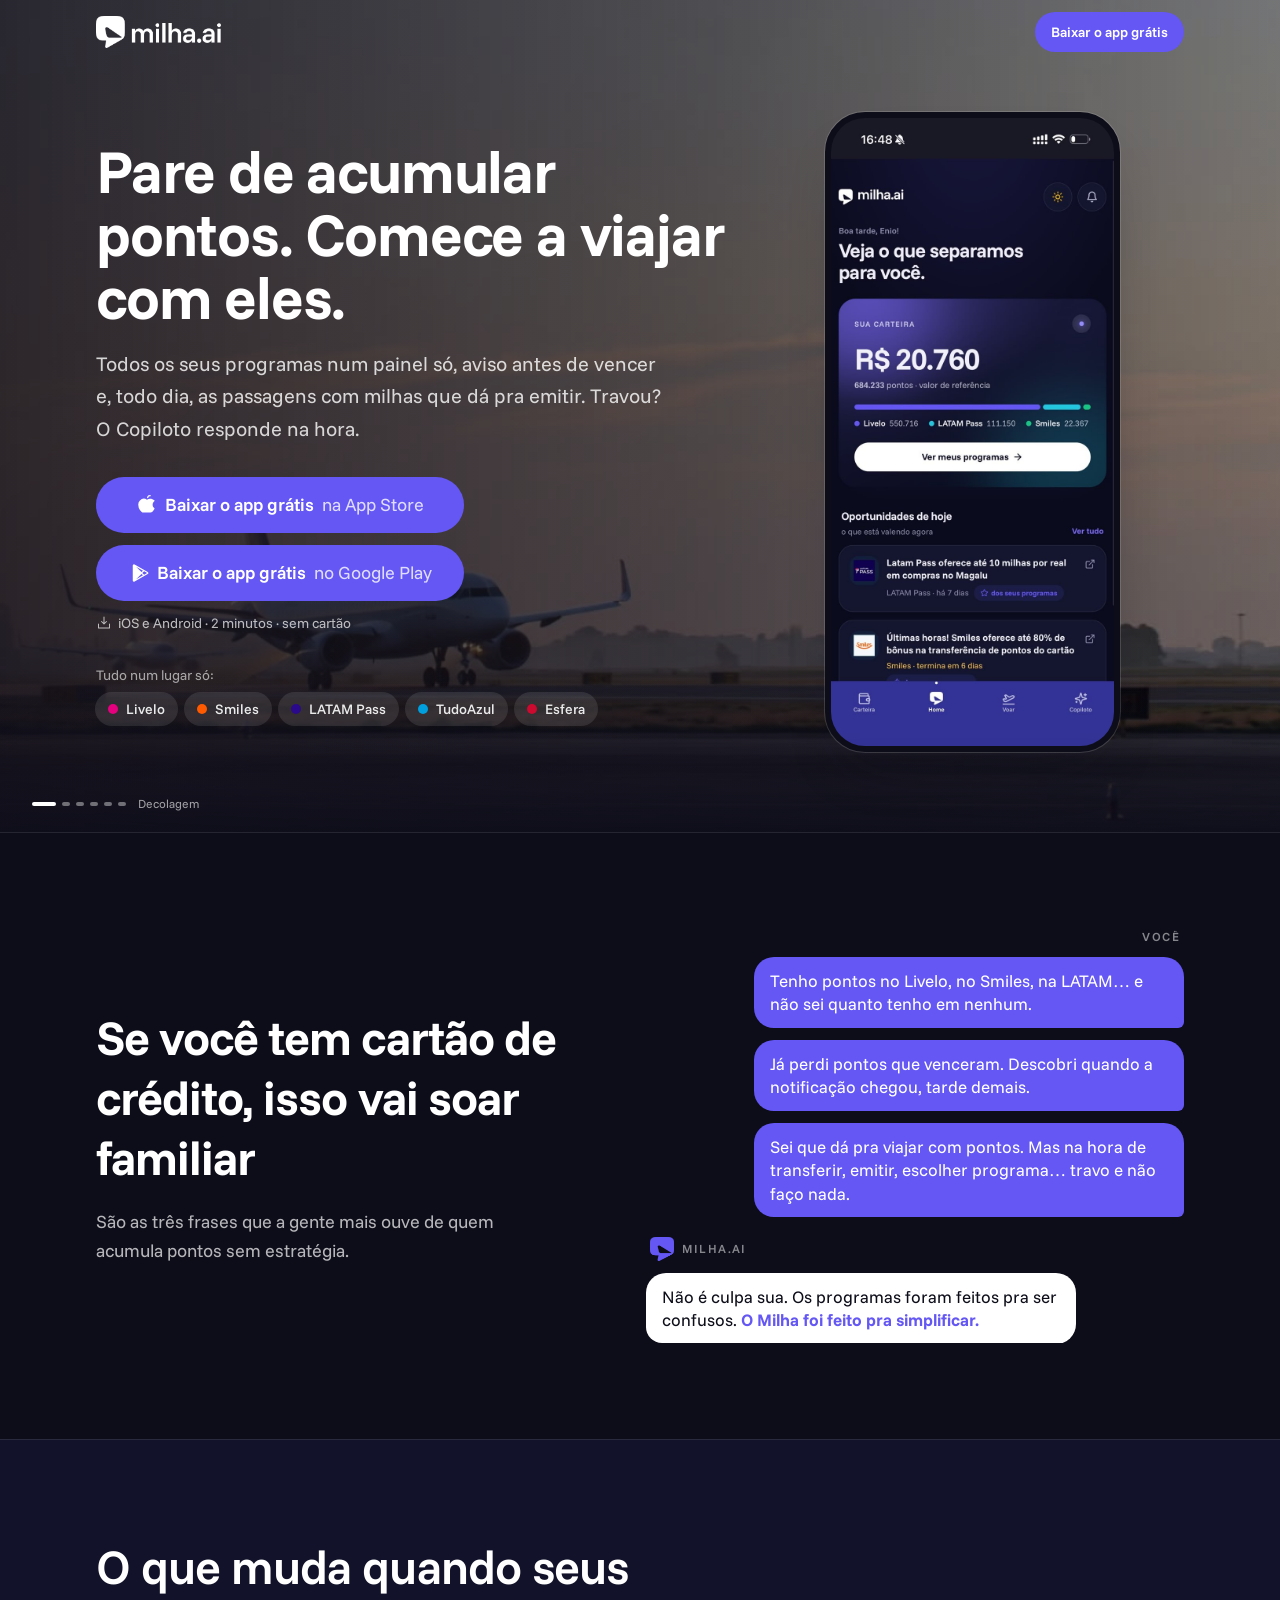
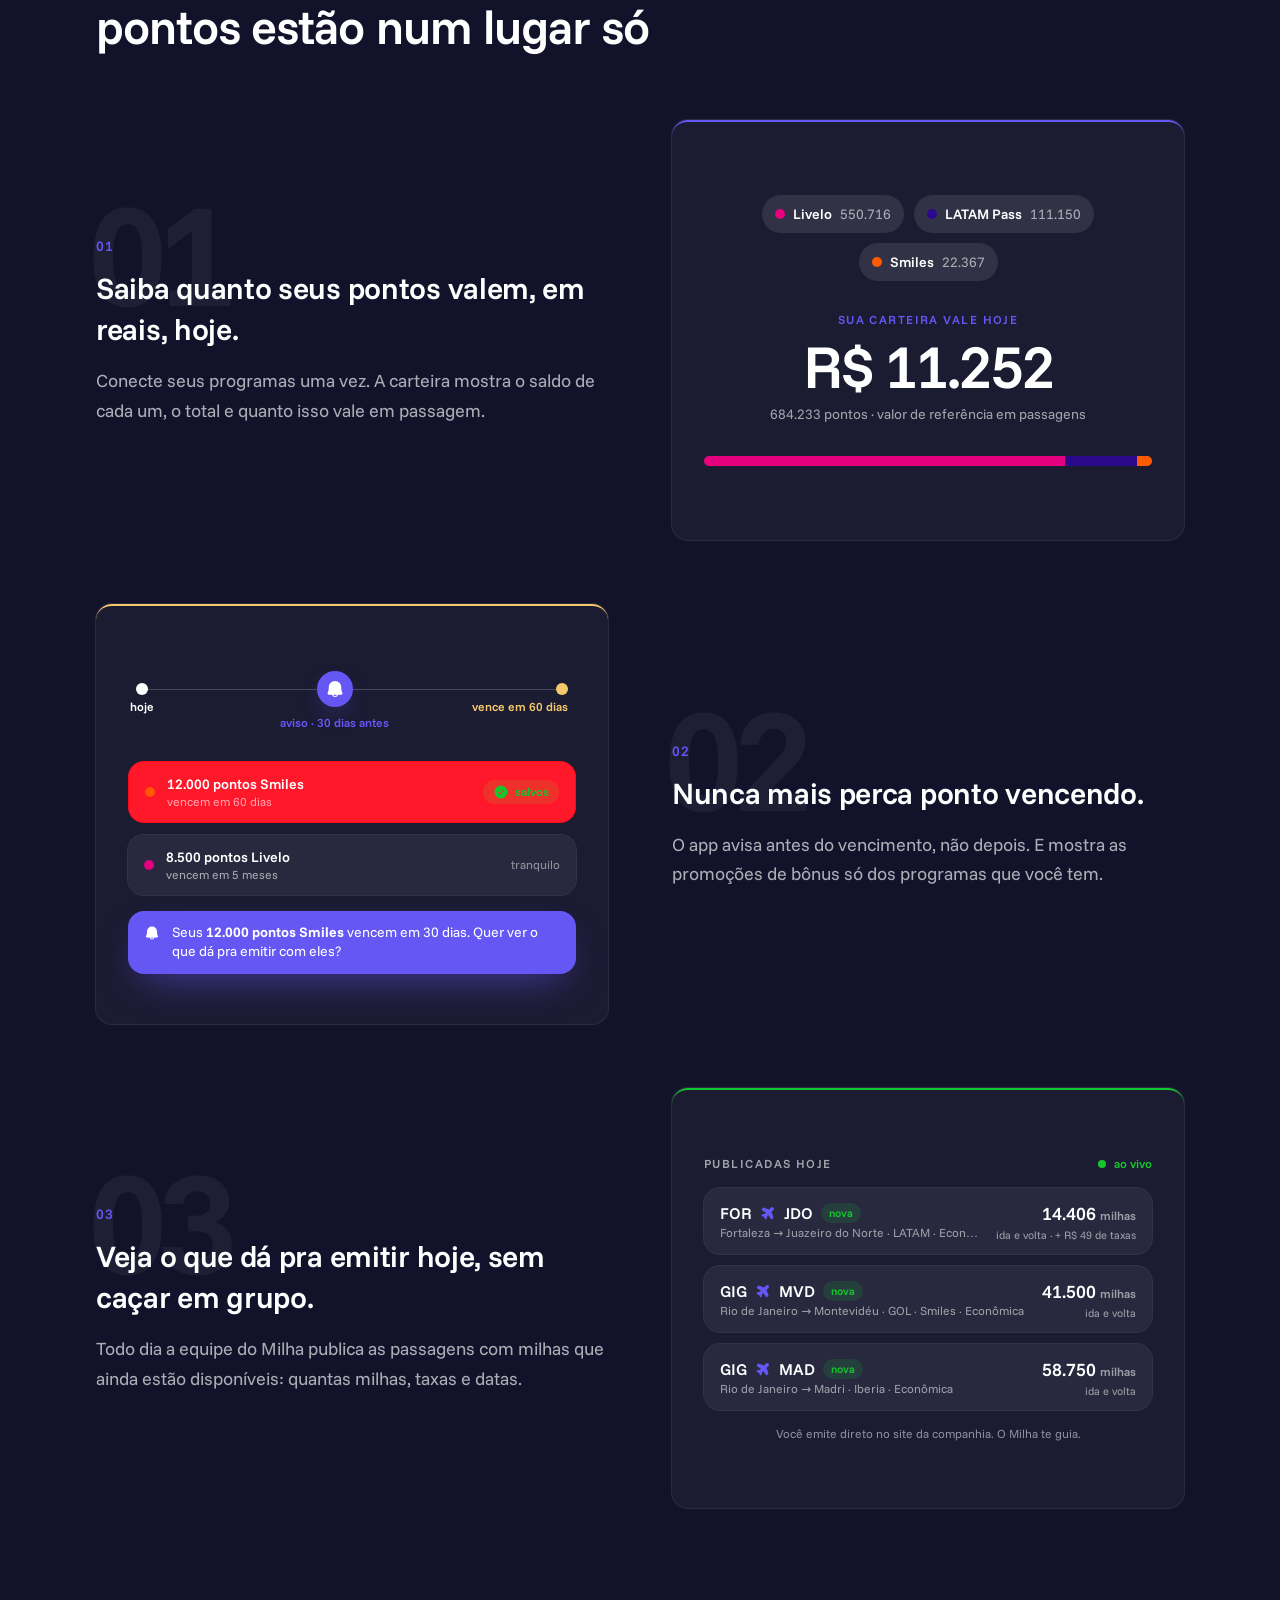
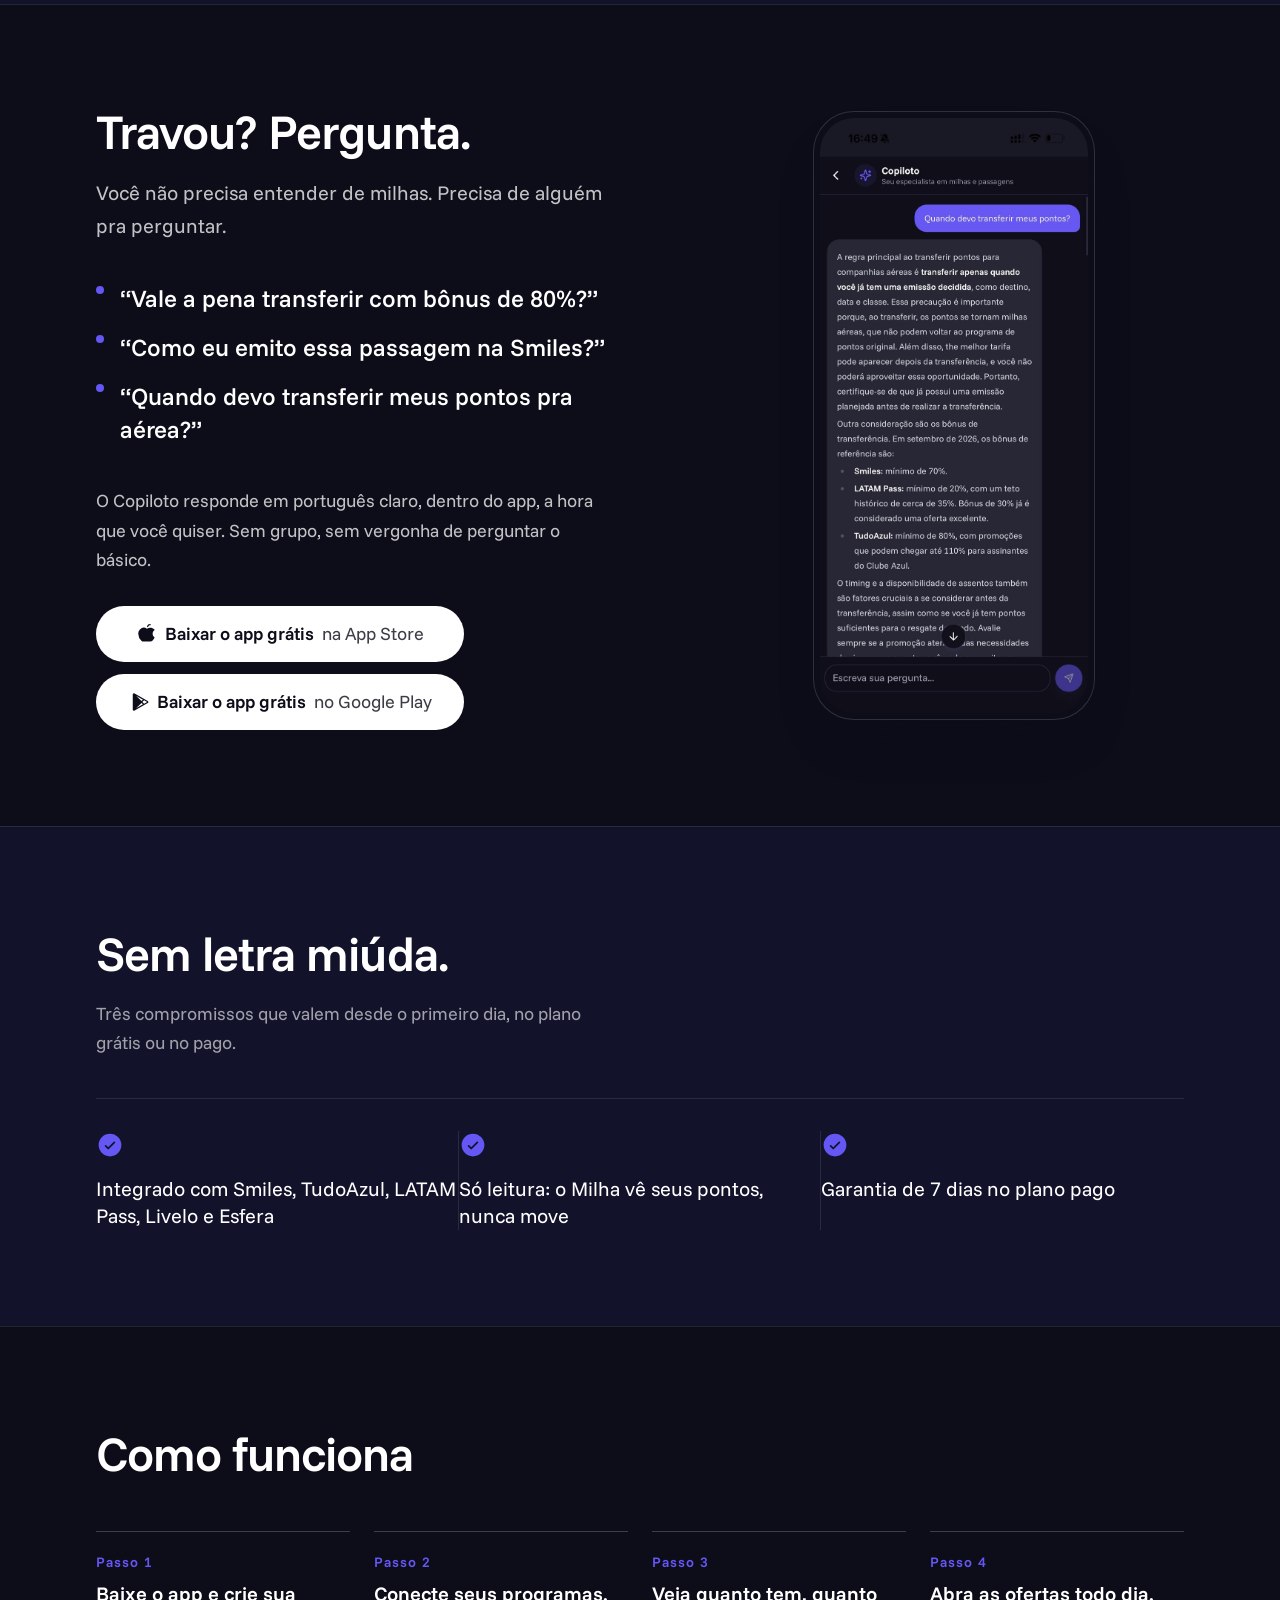
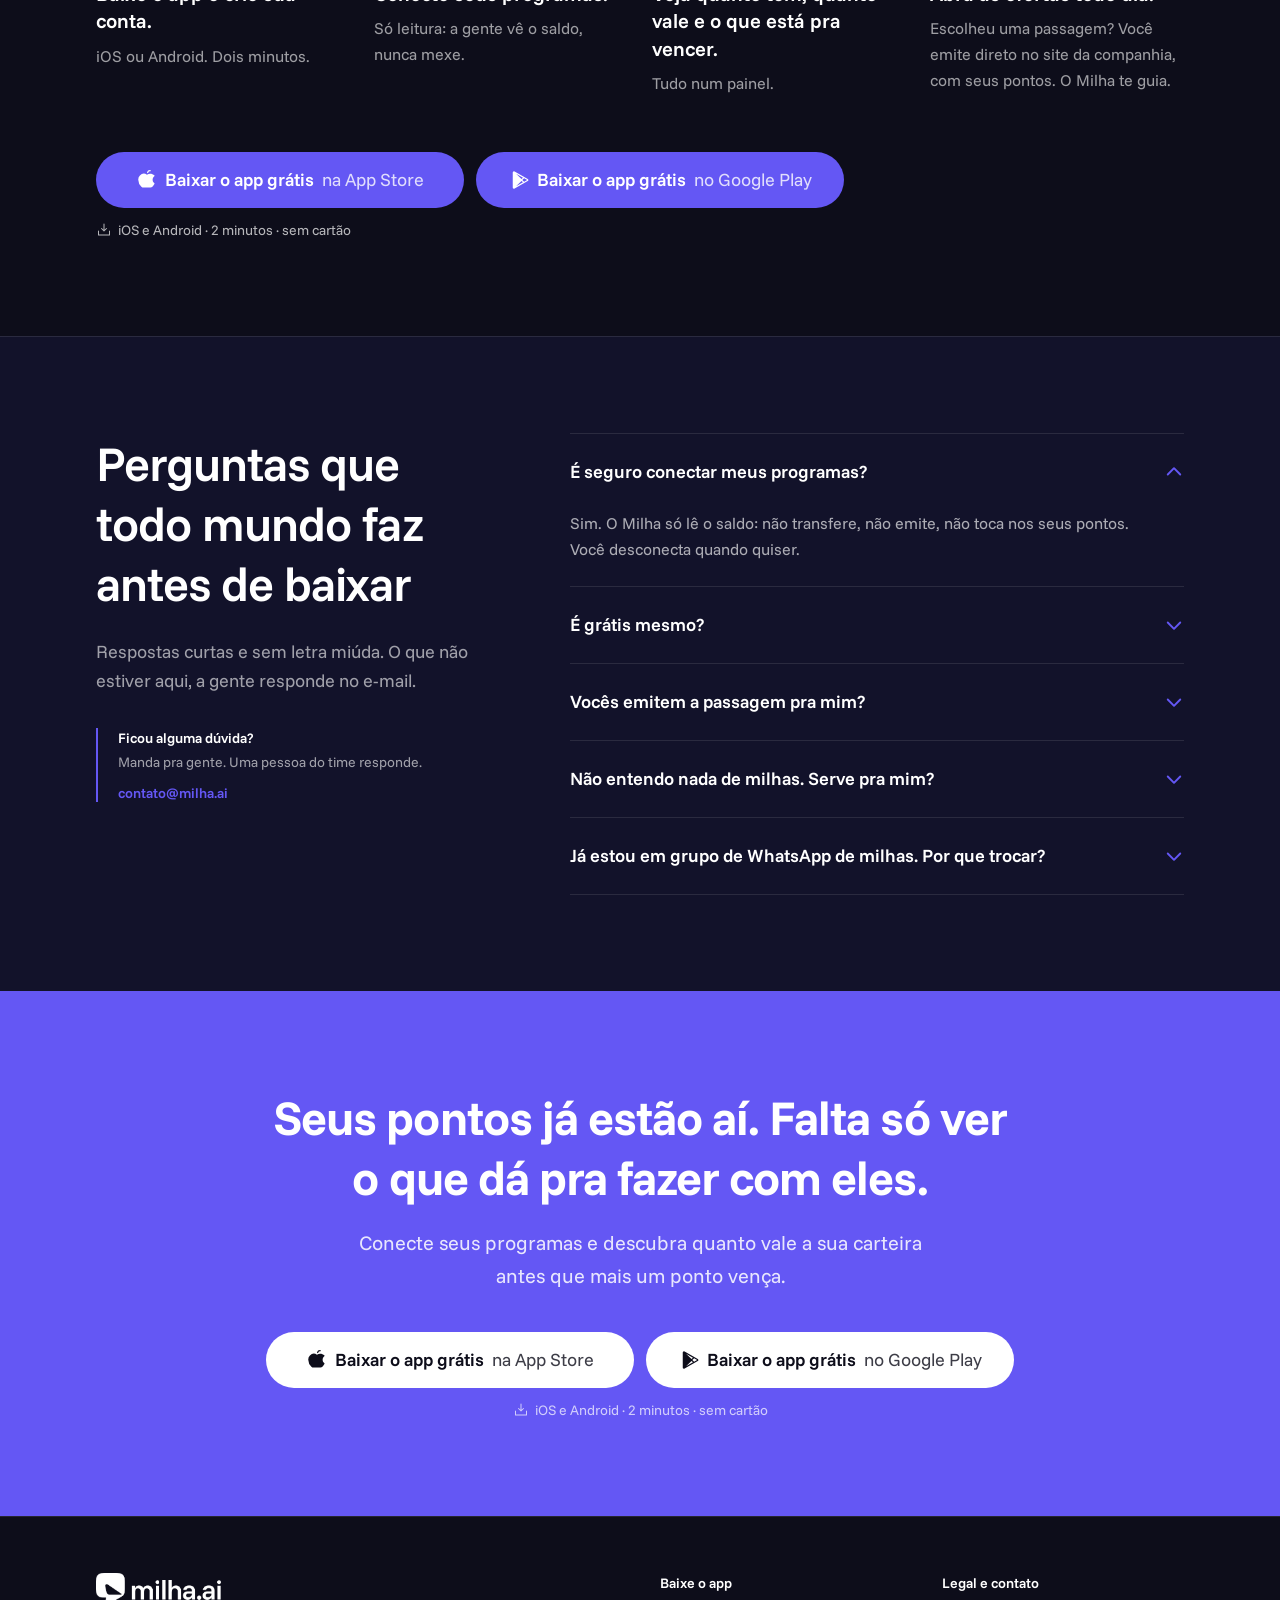
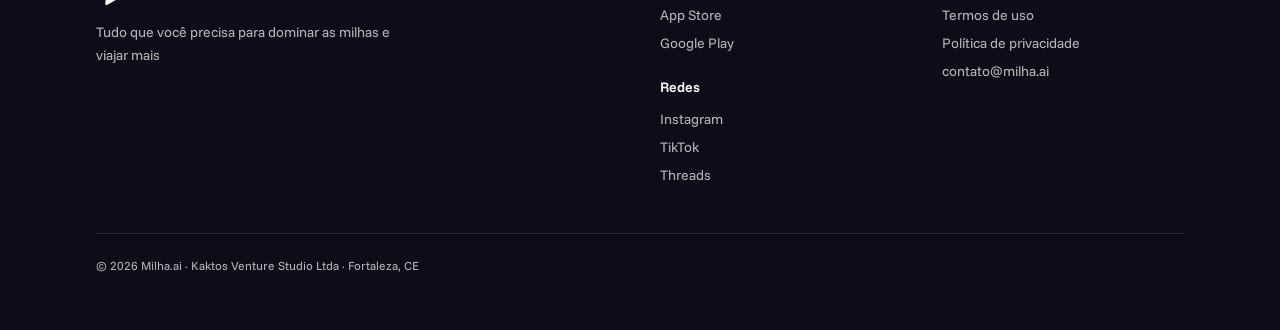
<file: index.html>
<!DOCTYPE html>
<html lang="pt-BR">
<head>
<meta charset="utf-8">
<meta name="viewport" content="width=device-width,initial-scale=1,viewport-fit=cover">
<title>Milha.AI — Gestão de pontos e milhas com IA</title>
<meta name="description" content="Seus pontos estão espalhados, vencendo e sumindo sem você perceber. O Milha coloca tudo sob controle — em tempo real, num só lugar.">
<meta property="og:title" content="Milha.AI — Gestão de pontos e milhas com IA">
<meta property="og:description" content="Seus pontos estão espalhados, vencendo e sumindo sem você perceber. O Milha coloca tudo sob controle — em tempo real, num só lugar.">
<meta property="og:image" content="https://cdn.prod.website-files.com/686a9606ea710608beee144a/6a4583a4b8b69ce119f8a5a4_open-graph-img-milha-ai-2026.png">
<meta property="og:type" content="website">
<meta property="og:url" content="https://milha.ai/">
<meta name="twitter:title" content="Milha.AI — Gestão de pontos e milhas com IA">
<meta name="twitter:description" content="Seus pontos estão espalhados, vencendo e sumindo sem você perceber. O Milha coloca tudo sob controle — em tempo real, num só lugar.">
<meta name="twitter:card" content="summary_large_image">
<link rel="canonical" href="https://milha.ai/">
<link rel="shortcut icon" href="/images/favicon.png" type="image/x-icon">
<link rel="apple-touch-icon" href="/images/webclip.png">

<link rel="preconnect" href="https://fonts.googleapis.com">
<link rel="preconnect" href="https://fonts.gstatic.com" crossorigin>
<link href="https://fonts.googleapis.com/css2?family=Funnel+Sans:wght@400;500;600;700;800&display=swap" rel="stylesheet">

<!-- Google Tag Manager -->
<script>(function(w,d,s,l,i){w[l]=w[l]||[];w[l].push({'gtm.start':
new Date().getTime(),event:'gtm.js'});var f=d.getElementsByTagName(s)[0],
j=d.createElement(s),dl=l!='dataLayer'?'&l='+l:'';j.async=true;j.src=
'https://www.googletagmanager.com/gtm.js?id='+i+dl;f.parentNode.insertBefore(j,f);
})(window,document,'script','dataLayer','GTM-55MFJR7G');</script>
<!-- End Google Tag Manager -->

<!-- Microsoft Clarity -->
<script>(function(c,l,a,r,i,t,y){
    c[a]=c[a]||function(){(c[a].q=c[a].q||[]).push(arguments)};
    t=l.createElement(r);t.async=1;t.src="https://www.clarity.ms/tag/"+i;
    y=l.getElementsByTagName(r)[0];y.parentNode.insertBefore(t,y);
})(window, document, "clarity", "script", "sefo0ipbry");</script>

<style>:root{color-scheme:light;box-sizing:border-box;padding-top:env(safe-area-inset-top,0px);padding-bottom:env(safe-area-inset-bottom,0px)}html{scroll-padding-top:env(safe-area-inset-top,0px)}body{margin:0;padding:0;font:14px -apple-system,BlinkMacSystemFont,sans-serif;background:#faf9f5;color:#141413}img{max-width:100%}[hidden]:not([hidden=until-found i]){display:none!important}</style>
<style>
@layer properties{@supports (((-webkit-hyphens:none)) and (not (margin-trim:inline))) or ((-moz-orient:inline) and (not (color:rgb(from red r g b)))){*,:before,:after,::backdrop{--tw-translate-x:0;--tw-translate-y:0;--tw-translate-z:0;--tw-border-style:solid;--tw-leading:initial;--tw-font-weight:initial;--tw-tracking:initial;--tw-ordinal:initial;--tw-slashed-zero:initial;--tw-numeric-figure:initial;--tw-numeric-spacing:initial;--tw-numeric-fraction:initial;--tw-shadow:0 0 #0000;--tw-shadow-color:initial;--tw-shadow-alpha:100%;--tw-inset-shadow:0 0 #0000;--tw-inset-shadow-color:initial;--tw-inset-shadow-alpha:100%;--tw-ring-color:initial;--tw-ring-shadow:0 0 #0000;--tw-inset-ring-color:initial;--tw-inset-ring-shadow:0 0 #0000;--tw-ring-inset:initial;--tw-ring-offset-width:0px;--tw-ring-offset-color:#fff;--tw-ring-offset-shadow:0 0 #0000;--tw-outline-style:solid;--tw-blur:initial;--tw-brightness:initial;--tw-contrast:initial;--tw-grayscale:initial;--tw-hue-rotate:initial;--tw-invert:initial;--tw-opacity:initial;--tw-saturate:initial;--tw-sepia:initial;--tw-drop-shadow:initial;--tw-drop-shadow-color:initial;--tw-drop-shadow-alpha:100%;--tw-drop-shadow-size:initial;--tw-backdrop-blur:initial;--tw-backdrop-brightness:initial;--tw-backdrop-contrast:initial;--tw-backdrop-grayscale:initial;--tw-backdrop-hue-rotate:initial;--tw-backdrop-invert:initial;--tw-backdrop-opacity:initial;--tw-backdrop-saturate:initial;--tw-backdrop-sepia:initial;--tw-duration:initial;--tw-divide-x-reverse:0}}}@layer theme{:root,:host{--font-sans:"Funnel Sans", ui-sans-serif, system-ui, -apple-system, "Segoe UI", Roboto, sans-serif;--font-mono:ui-monospace, SFMono-Regular, Menlo, Monaco, Consolas, "Liberation Mono", "Courier New", monospace;--color-white:#fff;--spacing:.25rem;--container-xs:20rem;--container-sm:24rem;--container-md:28rem;--container-lg:32rem;--container-xl:36rem;--container-2xl:42rem;--container-3xl:48rem;--container-6xl:72rem;--text-xs:.75rem;--text-xs--line-height:calc(1 / .75);--text-sm:.875rem;--text-sm--line-height:calc(1.25 / .875);--text-base:1rem;--text-base--line-height:calc(1.5 / 1);--text-lg:1.125rem;--text-lg--line-height:calc(1.75 / 1.125);--text-xl:1.25rem;--text-xl--line-height:calc(1.75 / 1.25);--text-2xl:1.5rem;--text-2xl--line-height:calc(2 / 1.5);--text-3xl:1.875rem;--text-3xl--line-height:calc(2.25 / 1.875);--text-4xl:2.25rem;--text-4xl--line-height:calc(2.5 / 2.25);--text-5xl:3rem;--text-5xl--line-height:1;--text-6xl:3.75rem;--text-6xl--line-height:1;--font-weight-normal:400;--font-weight-medium:500;--font-weight-semibold:600;--font-weight-bold:700;--leading-tight:1.25;--leading-snug:1.375;--leading-relaxed:1.625;--blur-3xl:64px;--default-transition-duration:.15s;--default-transition-timing-function:cubic-bezier(.4, 0, .2, 1);--default-font-family:"Funnel Sans", ui-sans-serif, system-ui, -apple-system, "Segoe UI", Roboto, sans-serif;--default-mono-font-family:var(--font-mono);--radius-card:var(--radius-card);--radius-pill:var(--radius-pill)}}@layer base{*,:after,:before,::backdrop{box-sizing:border-box;border:0 solid;margin:0;padding:0}::file-selector-button{box-sizing:border-box;border:0 solid;margin:0;padding:0}html,:host{-webkit-text-size-adjust:100%;tab-size:4;line-height:1.5;font-family:var(--default-font-family,-apple-system, BlinkMacSystemFont, "Segoe UI", Roboto, "Helvetica Neue", "Noto Sans", Arial, sans-serif, "Apple Color Emoji", "Segoe UI Emoji", "Segoe UI Symbol", "Noto Color Emoji");font-feature-settings:var(--default-font-feature-settings,normal);font-variation-settings:var(--default-font-variation-settings,normal);-webkit-tap-highlight-color:transparent}hr{height:0;color:inherit;border-top-width:1px}abbr:where([title]){-webkit-text-decoration:underline dotted;text-decoration:underline dotted}h1,h2,h3,h4,h5,h6{font-size:inherit;font-weight:inherit}a{color:inherit;-webkit-text-decoration:inherit;-webkit-text-decoration:inherit;-webkit-text-decoration:inherit;-webkit-text-decoration:inherit;text-decoration:inherit}b,strong{font-weight:bolder}code,kbd,samp,pre{font-family:var(--default-mono-font-family,ui-monospace, SFMono-Regular, Menlo, Monaco, Consolas, "Liberation Mono", "Courier New", monospace);font-feature-settings:var(--default-mono-font-feature-settings,normal);font-variation-settings:var(--default-mono-font-variation-settings,normal);font-size:1em}small{font-size:80%}sub,sup{vertical-align:baseline;font-size:75%;line-height:0;position:relative}sub{bottom:-.25em}sup{top:-.5em}table{text-indent:0;border-color:inherit;border-collapse:collapse}:-moz-focusring:where(:not(iframe)){outline:auto}progress{vertical-align:baseline}summary{display:list-item}ol,ul,menu{list-style:none}img,svg,video,canvas,audio,iframe,embed,object{vertical-align:middle;display:block}img,video{max-width:100%;height:auto}button,input,select,optgroup,textarea{font:inherit;font-feature-settings:inherit;font-variation-settings:inherit;letter-spacing:inherit;color:inherit;opacity:1;background-color:#0000;border-radius:0}::file-selector-button{font:inherit;font-feature-settings:inherit;font-variation-settings:inherit;letter-spacing:inherit;color:inherit;opacity:1;background-color:#0000;border-radius:0}:where(select:is([multiple],[size])) optgroup{font-weight:bolder}:where(select:is([multiple],[size])) optgroup option{padding-inline-start:20px}::file-selector-button{margin-inline-end:4px}::placeholder{opacity:1}@supports (not ((-webkit-appearance:-apple-pay-button))) or (contain-intrinsic-size:1px){::placeholder{color:currentColor}@supports (color:color-mix(in lab, red, red)){::placeholder{color:color-mix(in oklab, currentcolor 50%, transparent)}}}textarea{resize:vertical}::-webkit-search-decoration{-webkit-appearance:none}::-webkit-date-and-time-value{min-height:1lh;text-align:inherit}::-webkit-datetime-edit{display:inline-flex}::-webkit-datetime-edit-fields-wrapper{padding:0}::-webkit-datetime-edit{padding-block:0}::-webkit-datetime-edit-year-field{padding-block:0}::-webkit-datetime-edit-month-field{padding-block:0}::-webkit-datetime-edit-day-field{padding-block:0}::-webkit-datetime-edit-hour-field{padding-block:0}::-webkit-datetime-edit-minute-field{padding-block:0}::-webkit-datetime-edit-second-field{padding-block:0}::-webkit-datetime-edit-millisecond-field{padding-block:0}::-webkit-datetime-edit-meridiem-field{padding-block:0}::-webkit-calendar-picker-indicator{line-height:1}:-moz-ui-invalid{box-shadow:none}button,input:where([type=button],[type=reset],[type=submit]){appearance:button}::file-selector-button{appearance:button}::-webkit-inner-spin-button{height:auto}::-webkit-outer-spin-button{height:auto}[hidden]:where(:not([hidden=until-found])){display:none!important}}@layer components;@layer utilities{.pointer-events-none{pointer-events:none}.sr-only{clip-path:inset(50%);white-space:nowrap;border-width:0;width:1px;height:1px;margin:-1px;padding:0;position:absolute;overflow:hidden}.absolute{position:absolute}.fixed{position:fixed}.relative{position:relative}.-inset-12{inset:calc(var(--spacing) * -12)}.inset-0{inset:0}.inset-x-0{inset-inline:0}.-top-10{top:calc(var(--spacing) * -10)}.top-0{top:0}.top-4{top:calc(var(--spacing) * 4)}.top-8{top:calc(var(--spacing) * 8)}.top-11{top:calc(var(--spacing) * 11)}.right-0{right:0}.bottom-0{bottom:0}.bottom-5{bottom:calc(var(--spacing) * 5)}.-left-2{left:calc(var(--spacing) * -2)}.left-0{left:0}.left-1\/2{left:50%}.left-5{left:calc(var(--spacing) * 5)}.left-\[46\%\]{left:46%}.isolate{isolation:isolate}.-z-10{z-index:calc(10 * -1)}.z-50{z-index:50}.container{width:100%}@media (min-width:40rem){.container{max-width:40rem}}@media (min-width:48rem){.container{max-width:48rem}}@media (min-width:64rem){.container{max-width:64rem}}@media (min-width:80rem){.container{max-width:80rem}}@media (min-width:96rem){.container{max-width:96rem}}.mx-2{margin-inline:calc(var(--spacing) * 2)}.mx-auto{margin-inline:auto}.mt-0\.5{margin-top:calc(var(--spacing) * .5)}.mt-1{margin-top:var(--spacing)}.mt-2{margin-top:calc(var(--spacing) * 2)}.mt-3{margin-top:calc(var(--spacing) * 3)}.mt-4{margin-top:calc(var(--spacing) * 4)}.mt-5{margin-top:calc(var(--spacing) * 5)}.mt-6{margin-top:calc(var(--spacing) * 6)}.mt-8{margin-top:calc(var(--spacing) * 8)}.mt-10{margin-top:calc(var(--spacing) * 10)}.mt-12{margin-top:calc(var(--spacing) * 12)}.mt-14{margin-top:calc(var(--spacing) * 14)}.mr-1{margin-right:var(--spacing)}.block{display:block}.flex{display:flex}.grid{display:grid}.hidden{display:none}.inline-flex{display:inline-flex}.aspect-\[9\/19\.5\]{aspect-ratio:9/19.5}.size-1\.5{width:calc(var(--spacing) * 1.5);height:calc(var(--spacing) * 1.5)}.size-2{width:calc(var(--spacing) * 2);height:calc(var(--spacing) * 2)}.size-2\.5{width:calc(var(--spacing) * 2.5);height:calc(var(--spacing) * 2.5)}.size-3{width:calc(var(--spacing) * 3);height:calc(var(--spacing) * 3)}.size-4{width:calc(var(--spacing) * 4);height:calc(var(--spacing) * 4)}.size-5{width:calc(var(--spacing) * 5);height:calc(var(--spacing) * 5)}.size-6{width:calc(var(--spacing) * 6);height:calc(var(--spacing) * 6)}.size-7{width:calc(var(--spacing) * 7);height:calc(var(--spacing) * 7)}.size-9{width:calc(var(--spacing) * 9);height:calc(var(--spacing) * 9)}.h-1{height:var(--spacing)}.h-2\.5{height:calc(var(--spacing) * 2.5)}.h-4{height:calc(var(--spacing) * 4)}.h-8{height:calc(var(--spacing) * 8)}.h-10{height:calc(var(--spacing) * 10)}.h-12{height:calc(var(--spacing) * 12)}.h-14{height:calc(var(--spacing) * 14)}.h-16{height:calc(var(--spacing) * 16)}.h-40{height:calc(var(--spacing) * 40)}.h-full{height:100%}.h-px{height:1px}.min-h-0{min-height:0}.min-h-10{min-height:calc(var(--spacing) * 10)}.min-h-\[360px\]{min-height:360px}.min-h-full{min-height:100%}.w-2{width:calc(var(--spacing) * 2)}.w-6{width:calc(var(--spacing) * 6)}.w-\[240px\]{width:240px}.w-auto{width:auto}.w-fit{width:fit-content}.w-full{width:100%}.max-w-2xl{max-width:var(--container-2xl)}.max-w-3xl{max-width:var(--container-3xl)}.max-w-6xl{max-width:var(--container-6xl)}.max-w-\[88\%\]{max-width:88%}.max-w-lg{max-width:var(--container-lg)}.max-w-md{max-width:var(--container-md)}.max-w-sm{max-width:var(--container-sm)}.max-w-xl{max-width:var(--container-xl)}.max-w-xs{max-width:var(--container-xs)}.min-w-0{min-width:0}.flex-1{flex:1}.shrink-0{flex-shrink:0}.-translate-x-1\/2{--tw-translate-x:calc(calc(1 / 2 * 100%) * -1);translate:var(--tw-translate-x) var(--tw-translate-y)}.-translate-y-1\/2{--tw-translate-y:calc(calc(1 / 2 * 100%) * -1);translate:var(--tw-translate-x) var(--tw-translate-y)}.scroll-mt-24{scroll-margin-top:calc(var(--spacing) * 24)}.flex-col{flex-direction:column}.flex-wrap{flex-wrap:wrap}.items-center{align-items:center}.items-start{align-items:flex-start}.justify-between{justify-content:space-between}.justify-center{justify-content:center}.justify-start{justify-content:flex-start}.gap-1{gap:var(--spacing)}.gap-1\.5{gap:calc(var(--spacing) * 1.5)}.gap-2{gap:calc(var(--spacing) * 2)}.gap-3{gap:calc(var(--spacing) * 3)}.gap-4{gap:calc(var(--spacing) * 4)}.gap-5{gap:calc(var(--spacing) * 5)}.gap-6{gap:calc(var(--spacing) * 6)}.gap-8{gap:calc(var(--spacing) * 8)}.gap-10{gap:calc(var(--spacing) * 10)}.gap-12{gap:calc(var(--spacing) * 12)}.gap-x-3{column-gap:calc(var(--spacing) * 3)}.gap-y-2{row-gap:calc(var(--spacing) * 2)}.self-end{align-self:flex-end}.self-start{align-self:flex-start}.truncate{text-overflow:ellipsis;white-space:nowrap;overflow:hidden}.overflow-hidden{overflow:hidden}.rounded-\[20px\]{border-radius:20px}.rounded-\[40px\]{border-radius:40px}.rounded-card{border-radius:var(--radius-card)}.rounded-full{border-radius:3.40282e38px}.rounded-pill{border-radius:var(--radius-pill)}.rounded-br-\[6px\]{border-bottom-right-radius:6px}.rounded-bl-\[6px\]{border-bottom-left-radius:6px}.border{border-style:var(--tw-border-style);border-width:1px}.border-\[6px\]{border-style:var(--tw-border-style);border-width:6px}.border-t{border-top-style:var(--tw-border-style);border-top-width:1px}.border-t-2{border-top-style:var(--tw-border-style);border-top-width:2px}.border-b{border-bottom-style:var(--tw-border-style);border-bottom-width:1px}.border-l-2{border-left-style:var(--tw-border-style);border-left-width:2px}.border-amber-line,.border-amber-line\/50{border-color:var(--amber-line)}@supports (color:color-mix(in lab, red, red)){.border-amber-line\/50{border-color:color-mix(in oklab, var(--amber-line) 50%, transparent)}}.border-brand{border-color:var(--brand)}.border-ink{border-color:var(--ink)}.border-line{border-color:var(--line)}.border-success{border-color:var(--success)}.border-transparent{border-color:#0000}.border-white\/10{border-color:#ffffff1a}@supports (color:color-mix(in lab, red, red)){.border-white\/10{border-color:color-mix(in oklab, var(--color-white) 10%, transparent)}}.border-white\/15{border-color:#ffffff26}@supports (color:color-mix(in lab, red, red)){.border-white\/15{border-color:color-mix(in oklab, var(--color-white) 15%, transparent)}}.border-white\/20{border-color:#fff3}@supports (color:color-mix(in lab, red, red)){.border-white\/20{border-color:color-mix(in oklab, var(--color-white) 20%, transparent)}}.bg-\[\#E5007E\]{background-color:#e5007e}.bg-\[\#FF5A00\]{background-color:#ff5a00}.bg-amber-line,.bg-amber-line\/15{background-color:var(--amber-line)}@supports (color:color-mix(in lab, red, red)){.bg-amber-line\/15{background-color:color-mix(in oklab, var(--amber-line) 15%, transparent)}}.bg-brand{background-color:var(--brand)}.bg-brand-soft{background-color:var(--brand-soft)}.bg-brand\/25{background-color:var(--brand)}@supports (color:color-mix(in lab, red, red)){.bg-brand\/25{background-color:color-mix(in oklab, var(--brand) 25%, transparent)}}.bg-brand\/85{background-color:var(--brand)}@supports (color:color-mix(in lab, red, red)){.bg-brand\/85{background-color:color-mix(in oklab, var(--brand) 85%, transparent)}}.bg-ink,.bg-ink\/85{background-color:var(--ink)}@supports (color:color-mix(in lab, red, red)){.bg-ink\/85{background-color:color-mix(in oklab, var(--ink) 85%, transparent)}}.bg-success,.bg-success\/10{background-color:var(--success)}@supports (color:color-mix(in lab, red, red)){.bg-success\/10{background-color:color-mix(in oklab, var(--success) 10%, transparent)}}.bg-success\/15{background-color:var(--success)}@supports (color:color-mix(in lab, red, red)){.bg-success\/15{background-color:color-mix(in oklab, var(--success) 15%, transparent)}}.bg-surface{background-color:var(--surface)}.bg-transparent{background-color:#0000}.bg-white{background-color:var(--color-white)}.bg-white\/10{background-color:#ffffff1a}@supports (color:color-mix(in lab, red, red)){.bg-white\/10{background-color:color-mix(in oklab, var(--color-white) 10%, transparent)}}.bg-white\/20{background-color:#fff3}@supports (color:color-mix(in lab, red, red)){.bg-white\/20{background-color:color-mix(in oklab, var(--color-white) 20%, transparent)}}.bg-white\/40{background-color:#fff6}@supports (color:color-mix(in lab, red, red)){.bg-white\/40{background-color:color-mix(in oklab, var(--color-white) 40%, transparent)}}.bg-white\/\[0\.04\]{background-color:#ffffff0a}@supports (color:color-mix(in lab, red, red)){.bg-white\/\[0\.04\]{background-color:color-mix(in oklab, var(--color-white) 4%, transparent)}}.bg-white\/\[0\.06\]{background-color:#ffffff0f}@supports (color:color-mix(in lab, red, red)){.bg-white\/\[0\.06\]{background-color:color-mix(in oklab, var(--color-white) 6%, transparent)}}.bg-\[linear-gradient\(to_right\,rgba\(13\,13\,26\,0\.86\)_0\%\,rgba\(13\,13\,26\,0\.62\)_55\%\,rgba\(13\,13\,26\,0\.35\)_100\%\)\]{background-image:linear-gradient(90deg,#0d0d1adb 0%,#0d0d1a9e 55%,#0d0d1a59 100%)}.bg-\[linear-gradient\(to_top\,rgba\(13\,13\,26\,0\.9\)\,transparent\)\]{background-image:linear-gradient(#0000,#0d0d1ae6)}.object-cover{object-fit:cover}.p-0{padding:0}.p-5{padding:calc(var(--spacing) * 5)}.p-6{padding:calc(var(--spacing) * 6)}.px-2{padding-inline:calc(var(--spacing) * 2)}.px-2\.5{padding-inline:calc(var(--spacing) * 2.5)}.px-3{padding-inline:calc(var(--spacing) * 3)}.px-4{padding-inline:calc(var(--spacing) * 4)}.px-5{padding-inline:calc(var(--spacing) * 5)}.px-6{padding-inline:calc(var(--spacing) * 6)}.px-7{padding-inline:calc(var(--spacing) * 7)}.py-0\.5{padding-block:calc(var(--spacing) * .5)}.py-1{padding-block:var(--spacing)}.py-1\.5{padding-block:calc(var(--spacing) * 1.5)}.py-2{padding-block:calc(var(--spacing) * 2)}.py-3{padding-block:calc(var(--spacing) * 3)}.py-5{padding-block:calc(var(--spacing) * 5)}.py-14{padding-block:calc(var(--spacing) * 14)}.py-16{padding-block:calc(var(--spacing) * 16)}.pt-0{padding-top:0}.pt-5{padding-top:calc(var(--spacing) * 5)}.pt-6{padding-top:calc(var(--spacing) * 6)}.pt-8{padding-top:calc(var(--spacing) * 8)}.pt-24{padding-top:calc(var(--spacing) * 24)}.pr-1{padding-right:var(--spacing)}.pr-10{padding-right:calc(var(--spacing) * 10)}.pb-6{padding-bottom:calc(var(--spacing) * 6)}.pb-16{padding-bottom:calc(var(--spacing) * 16)}.pl-1{padding-left:var(--spacing)}.pl-5{padding-left:calc(var(--spacing) * 5)}.text-center{text-align:center}.text-left{text-align:left}.text-right{text-align:right}.text-2xl{font-size:var(--text-2xl);line-height:var(--tw-leading,var(--text-2xl--line-height))}.text-3xl{font-size:var(--text-3xl);line-height:var(--tw-leading,var(--text-3xl--line-height))}.text-4xl{font-size:var(--text-4xl);line-height:var(--tw-leading,var(--text-4xl--line-height))}.text-5xl{font-size:var(--text-5xl);line-height:var(--tw-leading,var(--text-5xl--line-height))}.text-base{font-size:var(--text-base);line-height:var(--tw-leading,var(--text-base--line-height))}.text-lg{font-size:var(--text-lg);line-height:var(--tw-leading,var(--text-lg--line-height))}.text-sm{font-size:var(--text-sm);line-height:var(--tw-leading,var(--text-sm--line-height))}.text-xl{font-size:var(--text-xl);line-height:var(--tw-leading,var(--text-xl--line-height))}.text-xs{font-size:var(--text-xs);line-height:var(--tw-leading,var(--text-xs--line-height))}.text-\[2\.15rem\]{font-size:2.15rem}.text-\[7rem\]{font-size:7rem}.text-\[11px\]{font-size:11px}.leading-\[1\.05\]{--tw-leading:1.05;line-height:1.05}.leading-none{--tw-leading:1;line-height:1}.leading-relaxed{--tw-leading:var(--leading-relaxed);line-height:var(--leading-relaxed)}.leading-snug{--tw-leading:var(--leading-snug);line-height:var(--leading-snug)}.leading-tight{--tw-leading:var(--leading-tight);line-height:var(--leading-tight)}.font-bold{--tw-font-weight:var(--font-weight-bold);font-weight:var(--font-weight-bold)}.font-medium{--tw-font-weight:var(--font-weight-medium);font-weight:var(--font-weight-medium)}.font-normal{--tw-font-weight:var(--font-weight-normal);font-weight:var(--font-weight-normal)}.font-semibold{--tw-font-weight:var(--font-weight-semibold);font-weight:var(--font-weight-semibold)}.tracking-\[-0\.01em\]{--tw-tracking:-.01em;letter-spacing:-.01em}.tracking-\[-0\.02em\]{--tw-tracking:-.02em;letter-spacing:-.02em}.tracking-\[-0\.03em\]{--tw-tracking:-.03em;letter-spacing:-.03em}.tracking-\[-0\.06em\]{--tw-tracking:-.06em;letter-spacing:-.06em}.tracking-\[0\.08em\]{--tw-tracking:.08em;letter-spacing:.08em}.tracking-\[0\.12em\]{--tw-tracking:.12em;letter-spacing:.12em}.whitespace-nowrap{white-space:nowrap}.text-amber-line{color:var(--amber-line)}.text-brand{color:var(--brand)}.text-ink{color:var(--ink)}.text-muted{color:var(--muted)}.text-success{color:var(--success)}.text-white{color:var(--color-white)}.text-white\/50{color:#ffffff80}@supports (color:color-mix(in lab, red, red)){.text-white\/50{color:color-mix(in oklab, var(--color-white) 50%, transparent)}}.text-white\/55{color:#ffffff8c}@supports (color:color-mix(in lab, red, red)){.text-white\/55{color:color-mix(in oklab, var(--color-white) 55%, transparent)}}.text-white\/60{color:#fff9}@supports (color:color-mix(in lab, red, red)){.text-white\/60{color:color-mix(in oklab, var(--color-white) 60%, transparent)}}.text-white\/65{color:#ffffffa6}@supports (color:color-mix(in lab, red, red)){.text-white\/65{color:color-mix(in oklab, var(--color-white) 65%, transparent)}}.text-white\/70{color:#ffffffb3}@supports (color:color-mix(in lab, red, red)){.text-white\/70{color:color-mix(in oklab, var(--color-white) 70%, transparent)}}.text-white\/75{color:#ffffffbf}@supports (color:color-mix(in lab, red, red)){.text-white\/75{color:color-mix(in oklab, var(--color-white) 75%, transparent)}}.text-white\/80{color:#fffc}@supports (color:color-mix(in lab, red, red)){.text-white\/80{color:color-mix(in oklab, var(--color-white) 80%, transparent)}}.text-white\/85{color:#ffffffd9}@supports (color:color-mix(in lab, red, red)){.text-white\/85{color:color-mix(in oklab, var(--color-white) 85%, transparent)}}.text-white\/90{color:#ffffffe6}@supports (color:color-mix(in lab, red, red)){.text-white\/90{color:color-mix(in oklab, var(--color-white) 90%, transparent)}}.text-white\/\[0\.05\]{color:#ffffff0d}@supports (color:color-mix(in lab, red, red)){.text-white\/\[0\.05\]{color:color-mix(in oklab, var(--color-white) 5%, transparent)}}.uppercase{text-transform:uppercase}.tabular-nums{--tw-numeric-spacing:tabular-nums;font-variant-numeric:var(--tw-ordinal,) var(--tw-slashed-zero,) var(--tw-numeric-figure,) var(--tw-numeric-spacing,) var(--tw-numeric-fraction,)}.antialiased{-webkit-font-smoothing:antialiased;-moz-osx-font-smoothing:grayscale}.opacity-80{opacity:.8}.shadow-\[0_10px_24px_-10px_rgba\(100\,87\,244\,0\.8\)\]{--tw-shadow:0 10px 24px -10px var(--tw-shadow-color,#6457f4cc);box-shadow:var(--tw-inset-shadow), var(--tw-inset-ring-shadow), var(--tw-ring-offset-shadow), var(--tw-ring-shadow), var(--tw-shadow)}.shadow-\[0_16px_40px_-16px_rgba\(100\,87\,244\,0\.7\)\]{--tw-shadow:0 16px 40px -16px var(--tw-shadow-color,#6457f4b3);box-shadow:var(--tw-inset-shadow), var(--tw-inset-ring-shadow), var(--tw-ring-offset-shadow), var(--tw-ring-shadow), var(--tw-shadow)}.shadow-\[0_30px_60px_-30px_rgba\(13\,13\,26\,0\.45\)\]{--tw-shadow:0 30px 60px -30px var(--tw-shadow-color,#0d0d1a73);box-shadow:var(--tw-inset-shadow), var(--tw-inset-ring-shadow), var(--tw-ring-offset-shadow), var(--tw-ring-shadow), var(--tw-shadow)}.ring-1{--tw-ring-shadow:var(--tw-ring-inset,) 0 0 0 calc(1px + var(--tw-ring-offset-width)) var(--tw-ring-color,currentcolor);box-shadow:var(--tw-inset-shadow), var(--tw-inset-ring-shadow), var(--tw-ring-offset-shadow), var(--tw-ring-shadow), var(--tw-shadow)}.ring-white\/10{--tw-ring-color:#ffffff1a}@supports (color:color-mix(in lab, red, red)){.ring-white\/10{--tw-ring-color:color-mix(in oklab, var(--color-white) 10%, transparent)}}.ring-white\/15{--tw-ring-color:#ffffff26}@supports (color:color-mix(in lab, red, red)){.ring-white\/15{--tw-ring-color:color-mix(in oklab, var(--color-white) 15%, transparent)}}.outline{outline-style:var(--tw-outline-style);outline-width:1px}.blur-3xl{--tw-blur:blur(var(--blur-3xl));filter:var(--tw-blur,) var(--tw-brightness,) var(--tw-contrast,) var(--tw-grayscale,) var(--tw-hue-rotate,) var(--tw-invert,) var(--tw-saturate,) var(--tw-sepia,) var(--tw-drop-shadow,)}.backdrop-blur{--tw-backdrop-blur:blur(8px);-webkit-backdrop-filter:var(--tw-backdrop-blur,) var(--tw-backdrop-brightness,) var(--tw-backdrop-contrast,) var(--tw-backdrop-grayscale,) var(--tw-backdrop-hue-rotate,) var(--tw-backdrop-invert,) var(--tw-backdrop-opacity,) var(--tw-backdrop-saturate,) var(--tw-backdrop-sepia,);backdrop-filter:var(--tw-backdrop-blur,) var(--tw-backdrop-brightness,) var(--tw-backdrop-contrast,) var(--tw-backdrop-grayscale,) var(--tw-backdrop-hue-rotate,) var(--tw-backdrop-invert,) var(--tw-backdrop-opacity,) var(--tw-backdrop-saturate,) var(--tw-backdrop-sepia,)}.transition{transition-property:color,background-color,border-color,outline-color,text-decoration-color,fill,stroke,--tw-gradient-from,--tw-gradient-via,--tw-gradient-to,opacity,box-shadow,transform,translate,scale,rotate,filter,-webkit-backdrop-filter,backdrop-filter,display,content-visibility,overlay,pointer-events;transition-timing-function:var(--tw-ease,var(--default-transition-timing-function));transition-duration:var(--tw-duration,var(--default-transition-duration))}.transition-\[background-color\,box-shadow\,border-color\]{transition-property:background-color,box-shadow,border-color;transition-timing-function:var(--tw-ease,var(--default-transition-timing-function));transition-duration:var(--tw-duration,var(--default-transition-duration))}.transition-\[width\,background-color\]{transition-property:width,background-color;transition-timing-function:var(--tw-ease,var(--default-transition-timing-function));transition-duration:var(--tw-duration,var(--default-transition-duration))}.transition-colors{transition-property:color,background-color,border-color,outline-color,text-decoration-color,fill,stroke,--tw-gradient-from,--tw-gradient-via,--tw-gradient-to;transition-timing-function:var(--tw-ease,var(--default-transition-timing-function));transition-duration:var(--tw-duration,var(--default-transition-duration))}.transition-transform{transition-property:transform,translate,scale,rotate;transition-timing-function:var(--tw-ease,var(--default-transition-timing-function));transition-duration:var(--tw-duration,var(--default-transition-duration))}.duration-300{--tw-duration:.3s;transition-duration:.3s}.duration-500{--tw-duration:.5s;transition-duration:.5s}.select-all{-webkit-user-select:all;user-select:all}.select-none{-webkit-user-select:none;user-select:none}@media (hover:hover){.hover\:bg-brand-strong:hover{background-color:var(--brand-strong)}.hover\:bg-cloud:hover{background-color:var(--cloud)}.hover\:text-brand:hover{color:var(--brand)}.hover\:text-white:hover{color:var(--color-white)}}.disabled\:pointer-events-none:disabled{pointer-events:none}.disabled\:opacity-50:disabled{opacity:.5}.data-\[state\=closed\]\:animate-\[accordion-up_0\.25s_ease-out\][data-state=closed]{animation:.25s ease-out accordion-up}.data-\[state\=open\]\:animate-\[accordion-down_0\.25s_ease-out\][data-state=open]{animation:.25s ease-out accordion-down}@media (prefers-reduced-motion:reduce){.motion-reduce\:animate-none{animation:none}.motion-reduce\:transition-none{transition-property:none}}@media (min-width:40rem){.sm\:-top-14{top:calc(var(--spacing) * -14)}.sm\:left-8{left:calc(var(--spacing) * 8)}.sm\:mt-12{margin-top:calc(var(--spacing) * 12)}.sm\:mt-16{margin-top:calc(var(--spacing) * 16)}.sm\:hidden{display:none}.sm\:inline{display:inline}.sm\:min-h-0{min-height:0}.sm\:min-h-\[420px\]{min-height:420px}.sm\:w-\[280px\]{width:280px}.sm\:w-auto{width:auto}.sm\:w-full{width:100%}.sm\:max-w-\[80\%\]{max-width:80%}.sm\:grid-cols-2{grid-template-columns:repeat(2,minmax(0,1fr))}.sm\:grid-cols-3{grid-template-columns:repeat(3,minmax(0,1fr))}.sm\:flex-row{flex-direction:row}.sm\:flex-wrap{flex-wrap:wrap}.sm\:items-end{align-items:flex-end}.sm\:justify-between{justify-content:space-between}.sm\:gap-0{gap:0}.sm\:gap-3{gap:calc(var(--spacing) * 3)}.sm\:gap-16{gap:calc(var(--spacing) * 16)}:where(.sm\:divide-x>:not(:last-child)){--tw-divide-x-reverse:0;border-inline-style:var(--tw-border-style);border-inline-start-width:calc(1px * var(--tw-divide-x-reverse));border-inline-end-width:calc(1px * calc(1 - var(--tw-divide-x-reverse)))}:where(.sm\:divide-white\/10>:not(:last-child)){border-color:#ffffff1a}@supports (color:color-mix(in lab, red, red)){:where(.sm\:divide-white\/10>:not(:last-child)){border-color:color-mix(in oklab, var(--color-white) 10%, transparent)}}.sm\:p-0{padding:0}.sm\:p-8{padding:calc(var(--spacing) * 8)}.sm\:px-6{padding-inline:calc(var(--spacing) * 6)}.sm\:px-8{padding-inline:calc(var(--spacing) * 8)}.sm\:py-6{padding-block:calc(var(--spacing) * 6)}.sm\:py-24{padding-block:calc(var(--spacing) * 24)}.sm\:pb-20{padding-bottom:calc(var(--spacing) * 20)}.sm\:text-right{text-align:right}.sm\:text-2xl{font-size:var(--text-2xl);line-height:var(--tw-leading,var(--text-2xl--line-height))}.sm\:text-3xl{font-size:var(--text-3xl);line-height:var(--tw-leading,var(--text-3xl--line-height))}.sm\:text-4xl{font-size:var(--text-4xl);line-height:var(--tw-leading,var(--text-4xl--line-height))}.sm\:text-5xl{font-size:var(--text-5xl);line-height:var(--tw-leading,var(--text-5xl--line-height))}.sm\:text-6xl{font-size:var(--text-6xl);line-height:var(--tw-leading,var(--text-6xl--line-height))}.sm\:text-lg{font-size:var(--text-lg);line-height:var(--tw-leading,var(--text-lg--line-height))}.sm\:text-xl{font-size:var(--text-xl);line-height:var(--tw-leading,var(--text-xl--line-height))}.sm\:text-\[9rem\]{font-size:9rem}.sm\:text-\[17px\]{font-size:17px}.sm\:first\:pl-0:first-child{padding-left:0}.sm\:last\:pr-0:last-child{padding-right:0}}@media (min-width:64rem){.lg\:col-span-2{grid-column:span 2/span 2}.lg\:ml-auto{margin-left:auto}.lg\:aspect-\[9\/19\.5\]{aspect-ratio:9/19.5}.lg\:h-\[clamp\(440px\,calc\(100svh-230px\)\,640px\)\]{height:clamp(440px,100svh - 230px,640px)}.lg\:w-auto{width:auto}.lg\:grid-cols-2{grid-template-columns:repeat(2,minmax(0,1fr))}.lg\:grid-cols-3{grid-template-columns:repeat(3,minmax(0,1fr))}.lg\:grid-cols-4{grid-template-columns:repeat(4,minmax(0,1fr))}.lg\:grid-cols-\[0\.8fr_1\.2fr\]{grid-template-columns:.8fr 1.2fr}.lg\:grid-cols-\[0\.95fr_1\.05fr\]{grid-template-columns:.95fr 1.05fr}.lg\:grid-cols-\[1\.1fr_0\.9fr\]{grid-template-columns:1.1fr .9fr}.lg\:grid-cols-\[1\.2fr_0\.8fr\]{grid-template-columns:1.2fr .8fr}.lg\:items-center{align-items:center}.lg\:gap-6{gap:calc(var(--spacing) * 6)}.lg\:gap-8{gap:calc(var(--spacing) * 8)}.lg\:gap-16{gap:calc(var(--spacing) * 16)}.lg\:pt-28{padding-top:calc(var(--spacing) * 28)}.lg\:text-5xl{font-size:var(--text-5xl);line-height:var(--tw-leading,var(--text-5xl--line-height))}}.\[\&_svg\]\:shrink-0 svg{flex-shrink:0}@media (min-width:64rem){.lg\:\[\&\>\*\:first-child\]\:order-2>:first-child{order:2}}.\[\&\[data-state\=open\]\>svg\]\:rotate-180[data-state=open]>svg{rotate:180deg}}:root{--brand:#6457f4;--brand-strong:#4f43d9;--brand-soft:#eeedfd;--ink:#0d0d1a;--navy:#333396;--cloud:#f5f7fa;--line:#e8e8f0;--muted:#5f6370;--success:#16c62e;--tint:#e4f0fa;--tint-line:#c6e1f4;--surface:#12122a;--surface-2:#181836;--radius-card:16px;--radius-pill:100px}html{scroll-behavior:smooth}@media (prefers-reduced-motion:reduce){html{scroll-behavior:auto}}body{background:var(--ink);color:#fff;font-family:var(--font-sans);-webkit-font-smoothing:antialiased;text-rendering:optimizelegibility}::selection{background:var(--brand);color:#fff}:focus-visible{outline:3px solid var(--brand);outline-offset:3px;border-radius:6px}@keyframes accordion-down{0%{opacity:0;height:0}to{height:var(--radix-accordion-content-height);opacity:1}}@keyframes accordion-up{0%{height:var(--radix-accordion-content-height);opacity:1}to{opacity:0;height:0}}.hero-slide{opacity:0;will-change:opacity;transition:opacity 1.4s}.hero-slide[data-active=true]{opacity:1}@media (prefers-reduced-motion:reduce){.hero-slide{transition:none}}:root{--mint:#e6f9ec;--mint-line:#bfeccd;--amber:#fff3d6;--amber-line:#f5c96b;--amber-ink:#8a5a00}@media (prefers-reduced-motion:no-preference){.va{opacity:0;transform:translate(var(--fx,0px), var(--fy,14px))}[data-inview=true] .va{animation:.7s cubic-bezier(.22,1,.36,1) forwards va-in;animation-delay:var(--d,0s)}.va-bar{transform-origin:0;transform:scaleX(0)}[data-inview=true] .va-bar{animation:1.1s cubic-bezier(.22,1,.36,1) forwards va-grow;animation-delay:var(--d,0s)}[data-inview=true] .va-ring{animation:.9s ease-in-out forwards va-ring;animation-delay:var(--d,0s);transform-origin:top}[data-inview=true] .va.va-save{animation:.7s cubic-bezier(.22,1,.36,1) forwards va-in,.6s forwards va-save-dark;animation-delay:var(--d,0s), var(--ds,2.4s)}.va-save-badge{opacity:0}[data-inview=true] .va-save-badge{animation:.4s forwards va-in;animation-delay:var(--d,0s)}[data-inview=true] .va-pulse{animation:.7s ease-in-out 2 va-pulse;animation-delay:var(--d,0s)}[data-inview=true] .va-blink{animation:1.2s ease-in-out 3 va-blink}}@media (prefers-reduced-motion:reduce){.va-save{background:#16c62e24!important;border-color:#16c62e80!important}}@keyframes va-in{to{opacity:1;transform:none}}@keyframes va-grow{to{transform:scaleX(1)}}@keyframes va-ring{0%,to{rotate:none}20%{rotate:-18deg}40%{rotate:14deg}60%{rotate:-9deg}80%{rotate:4deg}}@keyframes va-save-dark{to{background-color:#16c62e24;border-color:#16c62e80}}@keyframes va-pulse{0%,to{transform:scale(1)}50%{transform:scale(1.18)}}@keyframes va-blink{0%,to{opacity:1}50%{opacity:.25}}@media (prefers-reduced-motion:no-preference){.va{transform:translate(var(--fx,0px), var(--fy,14px)) rotate(var(--rot,0deg))}.va-stamp{opacity:0;transform:scale(1.8)rotate(-14deg)}[data-inview=true] .va-stamp{animation:.45s cubic-bezier(.22,1,.36,1) forwards va-stamp;animation-delay:var(--d,0s)}.va-strike{transform-origin:0;transform:scaleX(0)}[data-inview=true] .va-strike{animation:.35s ease-out forwards va-grow;animation-delay:var(--d,0s)}[data-inview=true] .va-hover{animation:2.4s ease-in-out forwards va-hover;animation-delay:var(--d,0s)}[data-inview=true] .va.va-wobble{animation:.7s cubic-bezier(.22,1,.36,1) forwards va-in,.8s ease-in-out va-wobble;animation-delay:var(--d,0s), calc(var(--d,0s) + .8s)}}@keyframes va-stamp{to{opacity:1;transform:scale(1)rotate(-8deg)}}@keyframes va-hover{0%{transform:translate(0)}30%{transform:translate(64px,46px)}60%{transform:translate(24px,92px)}to{transform:translate(56px,46px)}}@keyframes va-wobble{0%,to{transform:rotate(0)}25%{transform:rotate(-3deg)}75%{transform:rotate(3deg)}}.bubble{position:relative}.bubble:after{content:"";background:inherit;border-right:inherit;border-bottom:inherit;border-radius:0 0 4px;width:16px;height:16px;position:absolute;bottom:-8px;left:22px;transform:rotate(45deg)}.va-typing{opacity:0}@media (prefers-reduced-motion:no-preference){[data-inview=true] .va-typing{animation:.25s forwards va-in,.2s forwards va-out;animation-delay:var(--d,0s), var(--dh,1s)}[data-inview=true] .va-dot{animation:.9s ease-in-out 3 va-dot;animation-delay:calc(var(--d,0s) + var(--dd,0s))}}@keyframes va-out{to{opacity:0;visibility:hidden}}@keyframes va-dot{0%,to{opacity:.5;transform:translateY(0)}50%{opacity:1;transform:translateY(-4px)}}@property --tw-translate-x{syntax:"*";inherits:false;initial-value:0}@property --tw-translate-y{syntax:"*";inherits:false;initial-value:0}@property --tw-translate-z{syntax:"*";inherits:false;initial-value:0}@property --tw-border-style{syntax:"*";inherits:false;initial-value:solid}@property --tw-leading{syntax:"*";inherits:false}@property --tw-font-weight{syntax:"*";inherits:false}@property --tw-tracking{syntax:"*";inherits:false}@property --tw-ordinal{syntax:"*";inherits:false}@property --tw-slashed-zero{syntax:"*";inherits:false}@property --tw-numeric-figure{syntax:"*";inherits:false}@property --tw-numeric-spacing{syntax:"*";inherits:false}@property --tw-numeric-fraction{syntax:"*";inherits:false}@property --tw-shadow{syntax:"*";inherits:false;initial-value:0 0 #0000}@property --tw-shadow-color{syntax:"*";inherits:false}@property --tw-shadow-alpha{syntax:"<percentage>";inherits:false;initial-value:100%}@property --tw-inset-shadow{syntax:"*";inherits:false;initial-value:0 0 #0000}@property --tw-inset-shadow-color{syntax:"*";inherits:false}@property --tw-inset-shadow-alpha{syntax:"<percentage>";inherits:false;initial-value:100%}@property --tw-ring-color{syntax:"*";inherits:false}@property --tw-ring-shadow{syntax:"*";inherits:false;initial-value:0 0 #0000}@property --tw-inset-ring-color{syntax:"*";inherits:false}@property --tw-inset-ring-shadow{syntax:"*";inherits:false;initial-value:0 0 #0000}@property --tw-ring-inset{syntax:"*";inherits:false}@property --tw-ring-offset-width{syntax:"<length>";inherits:false;initial-value:0}@property --tw-ring-offset-color{syntax:"*";inherits:false;initial-value:#fff}@property --tw-ring-offset-shadow{syntax:"*";inherits:false;initial-value:0 0 #0000}@property --tw-outline-style{syntax:"*";inherits:false;initial-value:solid}@property --tw-blur{syntax:"*";inherits:false}@property --tw-brightness{syntax:"*";inherits:false}@property --tw-contrast{syntax:"*";inherits:false}@property --tw-grayscale{syntax:"*";inherits:false}@property --tw-hue-rotate{syntax:"*";inherits:false}@property --tw-invert{syntax:"*";inherits:false}@property --tw-opacity{syntax:"*";inherits:false}@property --tw-saturate{syntax:"*";inherits:false}@property --tw-sepia{syntax:"*";inherits:false}@property --tw-drop-shadow{syntax:"*";inherits:false}@property --tw-drop-shadow-color{syntax:"*";inherits:false}@property --tw-drop-shadow-alpha{syntax:"<percentage>";inherits:false;initial-value:100%}@property --tw-drop-shadow-size{syntax:"*";inherits:false}@property --tw-backdrop-blur{syntax:"*";inherits:false}@property --tw-backdrop-brightness{syntax:"*";inherits:false}@property --tw-backdrop-contrast{syntax:"*";inherits:false}@property --tw-backdrop-grayscale{syntax:"*";inherits:false}@property --tw-backdrop-hue-rotate{syntax:"*";inherits:false}@property --tw-backdrop-invert{syntax:"*";inherits:false}@property --tw-backdrop-opacity{syntax:"*";inherits:false}@property --tw-backdrop-saturate{syntax:"*";inherits:false}@property --tw-backdrop-sepia{syntax:"*";inherits:false}@property --tw-duration{syntax:"*";inherits:false}@property --tw-divide-x-reverse{syntax:"*";inherits:false;initial-value:0}

/* ---- ajustes da prévia ---- */
@media (max-width: 640px) { a[data-store] > span.font-normal { display: none; } }
html[data-store="ios"] a[data-store="android"], html[data-store="android"] a[data-store="ios"] { display: none !important; }
html[data-store="ios"] a[data-store] > span.font-normal, html[data-store="android"] a[data-store] > span.font-normal { display: none; }
:root { color-scheme: light; }
body { background: #ffffff; margin: 0; font-family: "Funnel Sans", ui-sans-serif, system-ui, -apple-system, "Segoe UI", Roboto, sans-serif; }
header.fixed { padding-top: env(safe-area-inset-top, 0px); }
.preview-note { position: fixed; left: 50%; bottom: calc(12px + env(safe-area-inset-bottom, 0px)); transform: translateX(-50%); z-index: 60; background: #0d0d1a; color: #fff; font-size: 12px; padding: 8px 14px; border-radius: 100px; box-shadow: 0 10px 30px -10px rgba(13,13,26,.5); white-space: nowrap; }
@media (max-width: 480px) { .preview-note { font-size: 11px; padding: 7px 12px; } }

/* decolagem: a linha se desenha junto com o avião (mesma duração e curva do site) */
.rota-voada { stroke-dasharray: 1 1; stroke-dashoffset: 1; animation: rota-desenha 5s cubic-bezier(0.4, 0, 0.2, 1) 0.4s forwards; }
@keyframes rota-desenha { to { stroke-dashoffset: 0; } }
@media (prefers-reduced-motion: reduce) { .rota-voada { animation: none; stroke-dashoffset: 0; } }
</style>
<style>
/* Os dois botoes de loja com a mesma largura. "no Google Play" e' ~16px mais largo
   que "na App Store", entao ambos partem da medida do maior. So a partir de sm:
   abaixo disso eles ja sao w-full e a largura empata sozinha. */
@media (min-width: 640px) {
  a[data-store="ios"],
  a[data-store="android"] { min-width: 23rem; }
}
</style>
</head>
<body>
<!-- Google Tag Manager (noscript) -->
<noscript><iframe src="https://www.googletagmanager.com/ns.html?id=GTM-55MFJR7G"
height="0" width="0" style="display:none;visibility:hidden"></iframe></noscript>
<!-- End Google Tag Manager (noscript) -->

<header class="fixed inset-x-0 top-0 z-50 transition-[background-color,box-shadow,border-color] duration-300 border-b border-white/10 bg-ink/85 backdrop-blur"><div class="mx-auto w-full max-w-6xl px-5 sm:px-8 flex h-16 items-center justify-between"><a href="#topo" class="flex items-center" aria-label="Milha.ai, início da página"><img src="/brand/logo-negativo.png" alt="Milha.ai" class="h-8 w-auto"></a><a href="#baixar" data-cta="header" data-store="both" class="inline-flex items-center justify-center gap-2 whitespace-nowrap rounded-pill font-semibold transition-colors disabled:pointer-events-none disabled:opacity-50 [&amp;_svg]:shrink-0 bg-brand text-white hover:bg-brand-strong h-10 px-4 text-sm"><span class="hidden sm:inline">Baixar o app grátis</span><span class="sm:hidden">Baixar grátis</span></a></div></header><main class="flex-1"><section id="topo" class="relative isolate overflow-hidden bg-ink pb-16 pt-24 text-white sm:pb-20 lg:pt-28"><div class="absolute inset-0 -z-10 overflow-hidden bg-ink" aria-hidden="true"><div data-slide="0" data-active="true" class="hero-slide absolute inset-0"><video class="h-full w-full object-cover" src="/hero/decolagem.mp4" poster="/hero/decolagem.jpg" muted="" playsinline="" preload="auto"></video></div><div data-slide="1" data-active="false" class="hero-slide absolute inset-0"><video class="h-full w-full object-cover" src="/hero/rio.mp4" poster="/hero/rio.jpg" muted="" playsinline="" preload="metadata"></video></div><div data-slide="2" data-active="false" class="hero-slide absolute inset-0"><video class="h-full w-full object-cover" src="/hero/executiva.mp4" poster="/hero/executiva.jpg" muted="" playsinline="" preload="metadata"></video></div><div data-slide="3" data-active="false" class="hero-slide absolute inset-0"><video class="h-full w-full object-cover" src="/hero/paris.mp4" poster="/hero/paris.jpg" muted="" playsinline="" preload="metadata"></video></div><div data-slide="4" data-active="false" class="hero-slide absolute inset-0"><video class="h-full w-full object-cover" src="/hero/praia.mp4" poster="/hero/praia.jpg" muted="" playsinline="" preload="metadata"></video></div><div data-slide="5" data-active="false" class="hero-slide absolute inset-0"><video class="h-full w-full object-cover" src="/hero/nova-york.mp4" poster="/hero/nova-york.jpg" muted="" playsinline="" preload="metadata"></video></div><div class="absolute inset-0 bg-[linear-gradient(to_right,rgba(13,13,26,0.86)_0%,rgba(13,13,26,0.62)_55%,rgba(13,13,26,0.35)_100%)]"></div><div class="absolute inset-x-0 bottom-0 h-40 bg-[linear-gradient(to_top,rgba(13,13,26,0.9),transparent)]"></div><div class="absolute bottom-5 left-5 flex items-center gap-3 text-xs text-white/60 sm:left-8"><span class="flex gap-1.5"><span class="h-1 rounded-pill transition-[width,background-color] duration-500 w-6 bg-white"></span><span class="h-1 rounded-pill transition-[width,background-color] duration-500 w-2 bg-white/40"></span><span class="h-1 rounded-pill transition-[width,background-color] duration-500 w-2 bg-white/40"></span><span class="h-1 rounded-pill transition-[width,background-color] duration-500 w-2 bg-white/40"></span><span class="h-1 rounded-pill transition-[width,background-color] duration-500 w-2 bg-white/40"></span><span class="h-1 rounded-pill transition-[width,background-color] duration-500 w-2 bg-white/40"></span></span><span data-caption="true">Decolagem</span></div></div><div class="mx-auto w-full max-w-6xl px-5 sm:px-8"><div class="grid items-center gap-10 lg:grid-cols-[1.2fr_0.8fr] lg:gap-8"><div class="min-w-0 max-w-2xl"><div style="opacity: 1; transform: none;"><h1 class="text-[2.15rem] font-bold leading-[1.05] tracking-[-0.02em] text-white sm:text-6xl">Pare de acumular pontos. Comece a viajar com eles.</h1></div><div style="opacity: 1; transform: none;"><p class="mt-5 max-w-xl text-lg leading-relaxed text-white/80 sm:text-xl">Todos os seus programas num painel só, aviso antes de vencer e, todo dia, as passagens com milhas que dá pra emitir. Travou? O Copiloto responde na hora.</p></div><div style="opacity: 1; transform: none;"><div id="baixar" class="mt-8 scroll-mt-24"><div class="flex flex-col gap-3 items-start"><div class="flex w-full flex-col gap-3 sm:w-auto sm:flex-row sm:flex-wrap"><div tabindex="0"><a href="https://apps.apple.com/br/app/milha-ai/id6755609663" target="_blank" rel="noopener" data-cta="hero" data-store="ios" class="inline-flex items-center justify-center gap-2 whitespace-nowrap rounded-pill font-semibold transition-colors disabled:pointer-events-none disabled:opacity-50 [&amp;_svg]:shrink-0 bg-brand text-white hover:bg-brand-strong h-14 px-7 text-lg w-full sm:w-auto"><svg xmlns="http://www.w3.org/2000/svg" width="1em" height="1em" fill="currentColor" viewBox="0 0 256 256" class="size-5" aria-hidden="true"><path d="M128.23,30A40,40,0,0,1,167,0h1a8,8,0,0,1,0,16h-1a24,24,0,0,0-23.24,18,8,8,0,1,1-15.5-4ZM223.3,169.59a8.07,8.07,0,0,0-2.8-3.4C203.53,154.53,200,134.64,200,120c0-17.67,13.47-33.06,21.5-40.67a8,8,0,0,0,0-11.62C208.82,55.74,187.82,48,168,48a72.23,72.23,0,0,0-40,12.13,71.56,71.56,0,0,0-90.71,9.09A74.63,74.63,0,0,0,16,123.4a127,127,0,0,0,40.14,89.73A39.8,39.8,0,0,0,83.59,224h87.68a39.84,39.84,0,0,0,29.12-12.57,125,125,0,0,0,17.82-24.6C225.23,174,224.33,172,223.3,169.59Z"></path></svg>Baixar o app grátis<span class="hidden font-normal opacity-80 sm:inline">na App Store</span></a></div><div tabindex="0"><a href="https://play.google.com/store/apps/details?id=ai.milha.app" target="_blank" rel="noopener" data-cta="hero" data-store="android" class="inline-flex items-center justify-center gap-2 whitespace-nowrap rounded-pill font-semibold transition-colors disabled:pointer-events-none disabled:opacity-50 [&amp;_svg]:shrink-0 bg-brand text-white hover:bg-brand-strong h-14 px-7 text-lg w-full sm:w-auto"><svg xmlns="http://www.w3.org/2000/svg" width="1em" height="1em" fill="currentColor" viewBox="0 0 256 256" class="size-5" aria-hidden="true"><path d="M239.82,114.18,72,18.16a16,16,0,0,0-16.12,0A15.68,15.68,0,0,0,48,31.87V224.13a15.68,15.68,0,0,0,7.92,13.67,16,16,0,0,0,16.12,0l167.78-96a15.76,15.76,0,0,0,0-27.64ZM160,139.31l18.92,18.92-88.5,50.66ZM90.4,47.1l88.53,50.67L160,116.69ZM193.31,150l-22-22,22-22,38.43,22Z"></path></svg>Baixar o app grátis<span class="hidden font-normal opacity-80 sm:inline">no Google Play</span></a></div></div><p class="flex items-center gap-1.5 text-sm text-white/70"><svg xmlns="http://www.w3.org/2000/svg" width="1em" height="1em" fill="currentColor" viewBox="0 0 256 256" class="size-4" aria-hidden="true"><path d="M224,144v64a8,8,0,0,1-8,8H40a8,8,0,0,1-8-8V144a8,8,0,0,1,16,0v56H208V144a8,8,0,0,1,16,0Zm-101.66,5.66a8,8,0,0,0,11.32,0l40-40a8,8,0,0,0-11.32-11.32L136,124.69V32a8,8,0,0,0-16,0v92.69L93.66,98.34a8,8,0,0,0-11.32,11.32Z"></path></svg>iOS e Android · 2 minutos · sem cartão</p></div></div></div><div style="opacity: 1; transform: none;"><div class="mt-8 flex flex-wrap items-center gap-x-3 gap-y-2 text-sm"><span class="mr-1 text-white/60">Tudo num lugar só:</span><ul class="flex flex-wrap items-center gap-2" aria-label="Programas integrados"><li class="flex items-center gap-2 rounded-pill bg-white/10 px-3 py-1.5 font-medium text-white/90 ring-1 ring-white/10"><span class="size-2.5 rounded-full" style="background-color:#E5007E" aria-hidden="true"></span>Livelo</li><li class="flex items-center gap-2 rounded-pill bg-white/10 px-3 py-1.5 font-medium text-white/90 ring-1 ring-white/10"><span class="size-2.5 rounded-full" style="background-color:#FF5A00" aria-hidden="true"></span>Smiles</li><li class="flex items-center gap-2 rounded-pill bg-white/10 px-3 py-1.5 font-medium text-white/90 ring-1 ring-white/10"><span class="size-2.5 rounded-full" style="background-color:#2A0A8A" aria-hidden="true"></span>LATAM Pass</li><li class="flex items-center gap-2 rounded-pill bg-white/10 px-3 py-1.5 font-medium text-white/90 ring-1 ring-white/10"><span class="size-2.5 rounded-full" style="background-color:#00A0DF" aria-hidden="true"></span>TudoAzul</li><li class="flex items-center gap-2 rounded-pill bg-white/10 px-3 py-1.5 font-medium text-white/90 ring-1 ring-white/10"><span class="size-2.5 rounded-full" style="background-color:#CC092F" aria-hidden="true"></span>Esfera</li></ul></div></div></div><div class="min-w-0" style="opacity: 1; transform: none;"><div class="relative mx-auto w-[240px] sm:w-[280px] lg:aspect-[9/19.5] lg:h-[clamp(440px,calc(100svh-230px),640px)] lg:w-auto"><div class="relative mx-auto w-full sm:w-full"><div class="relative aspect-[9/19.5] overflow-hidden rounded-[40px] border-[6px] border-ink bg-ink shadow-[0_30px_60px_-30px_rgba(13,13,26,0.45)] ring-1 ring-white/15"><img alt="Tela inicial do app Milha.ai: carteira com R$ 20.760 em pontos e oportunidades do dia" decoding="async" data-nimg="fill" class="object-cover" style="position:absolute;height:100%;width:100%;left:0;top:0;right:0;bottom:0;color:transparent" src="/prints/home.jpg"></div></div></div></div></div></div></section><section class="border-t border-white/10 bg-ink py-16 text-white sm:py-24"><div class="mx-auto w-full max-w-6xl px-5 sm:px-8"><div class="grid gap-10 lg:grid-cols-[0.95fr_1.05fr] lg:items-center lg:gap-16"><div style="opacity: 1; transform: none;"><h2 class="text-3xl font-bold leading-tight tracking-[-0.02em] sm:text-4xl lg:text-5xl">Se você tem cartão de crédito, isso vai soar familiar</h2><p class="mt-5 max-w-md text-lg leading-relaxed text-white/70">São as três frases que a gente mais ouve de quem acumula pontos sem estratégia.</p></div><div style="opacity: 1; transform: none;"><div data-inview="false" role="img" aria-label="Conversa: três reclamações de quem tem pontos e a resposta do Milha" class="relative flex flex-col overflow-hidden rounded-card min-h-0 justify-start bg-transparent p-0 sm:min-h-0 sm:p-0"><div class="flex flex-col gap-3"><p class="self-end pr-1 text-xs font-semibold uppercase tracking-[0.12em] text-white/50">você</p><div class="relative min-h-10"><span class="va-typing absolute top-0 flex h-10 items-center gap-1 rounded-pill px-4 right-0 bg-brand" style="--d:0.2s;--dh:1.1s" aria-hidden="true"><span class="va-dot block size-1.5 rounded-full bg-white" style="--d:0.2s;--dd:0s"></span><span class="va-dot block size-1.5 rounded-full bg-white" style="--d:0.2s;--dd:0.15s"></span><span class="va-dot block size-1.5 rounded-full bg-white" style="--d:0.2s;--dd:0.3s"></span></span><div class="flex flex-col"><div class="va relative max-w-[88%] sm:max-w-[80%] self-end" style="--d:1.1s;--fy:8px"><div class="rounded-[20px] px-4 py-3 text-base leading-snug sm:text-[17px] rounded-br-[6px] bg-brand text-white">Tenho pontos no Livelo, no Smiles, na LATAM… e não sei quanto tenho em nenhum.</div></div></div></div><div class="relative min-h-10"><span class="va-typing absolute top-0 flex h-10 items-center gap-1 rounded-pill px-4 right-0 bg-brand" style="--d:1.5s;--dh:2.5s" aria-hidden="true"><span class="va-dot block size-1.5 rounded-full bg-white" style="--d:1.5s;--dd:0s"></span><span class="va-dot block size-1.5 rounded-full bg-white" style="--d:1.5s;--dd:0.15s"></span><span class="va-dot block size-1.5 rounded-full bg-white" style="--d:1.5s;--dd:0.3s"></span></span><div class="flex flex-col"><div class="va relative max-w-[88%] sm:max-w-[80%] self-end" style="--d:2.5s;--fy:8px"><div class="rounded-[20px] px-4 py-3 text-base leading-snug sm:text-[17px] rounded-br-[6px] bg-brand text-white">Já perdi pontos que venceram. Descobri quando a notificação chegou, tarde demais.</div></div></div></div><div class="relative min-h-10"><span class="va-typing absolute top-0 flex h-10 items-center gap-1 rounded-pill px-4 right-0 bg-brand" style="--d:2.9s;--dh:4.0s" aria-hidden="true"><span class="va-dot block size-1.5 rounded-full bg-white" style="--d:2.9s;--dd:0s"></span><span class="va-dot block size-1.5 rounded-full bg-white" style="--d:2.9s;--dd:0.15s"></span><span class="va-dot block size-1.5 rounded-full bg-white" style="--d:2.9s;--dd:0.3s"></span></span><div class="flex flex-col"><div class="va relative max-w-[88%] sm:max-w-[80%] self-end" style="--d:4.0s;--fy:8px"><div class="rounded-[20px] px-4 py-3 text-base leading-snug sm:text-[17px] rounded-br-[6px] bg-brand text-white">Sei que dá pra viajar com pontos. Mas na hora de transferir, emitir, escolher programa… travo e não faço nada.</div></div></div></div><div class="mt-2 flex items-center gap-2 pl-1"><img src="/brand/logo-icone.png" alt="" class="size-6" aria-hidden="true"><p class="text-xs font-semibold uppercase tracking-[0.12em] text-white/50">milha.ai</p></div><div class="relative min-h-10"><span class="va-typing absolute top-0 flex h-10 items-center gap-1 rounded-pill px-4 left-0 bg-white/10" style="--d:4.5s;--dh:5.6s" aria-hidden="true"><span class="va-dot block size-1.5 rounded-full bg-white" style="--d:4.5s;--dd:0s"></span><span class="va-dot block size-1.5 rounded-full bg-white" style="--d:4.5s;--dd:0.15s"></span><span class="va-dot block size-1.5 rounded-full bg-white" style="--d:4.5s;--dd:0.3s"></span></span><div class="flex flex-col"><div class="va relative max-w-[88%] sm:max-w-[80%] self-start" style="--d:5.6s;--fy:8px"><div class="rounded-[20px] px-4 py-3 text-base leading-snug sm:text-[17px] rounded-bl-[6px] bg-white text-ink">Não é culpa sua. Os programas foram feitos pra ser confusos.<!-- --> <strong class="text-brand">O Milha foi feito pra simplificar.</strong></div></div></div></div></div></div></div></div></div></section><section class="border-t border-white/10 bg-surface py-16 text-white sm:py-24"><div class="mx-auto w-full max-w-6xl px-5 sm:px-8"><div style="opacity: 1; transform: none;"><h2 class="max-w-2xl text-3xl font-semibold leading-tight tracking-[-0.02em] text-white sm:text-4xl lg:text-5xl">O que muda quando seus pontos estão num lugar só</h2></div><div class="mt-12 flex flex-col gap-12 sm:mt-16 sm:gap-16"><div style="opacity: 1; transform: none;"><div class="grid items-center gap-8 lg:grid-cols-2 lg:gap-16"><div class="relative min-w-0 max-w-lg"><span class="pointer-events-none absolute -left-2 -top-10 select-none text-[7rem] font-bold leading-none tracking-[-0.06em] text-white/[0.05] sm:-top-14 sm:text-[9rem]" aria-hidden="true">0<!-- -->1</span><span class="relative text-sm font-semibold tracking-[0.08em] text-brand">0<!-- -->1</span><h3 class="relative mt-3 text-2xl font-semibold leading-snug tracking-[-0.01em] text-white sm:text-3xl">Saiba quanto seus pontos valem, em reais, hoje.</h3><p class="relative mt-4 text-lg leading-relaxed text-white/65">Conecte seus programas uma vez. A carteira mostra o saldo de cada um, o total e quanto isso vale em passagem.</p></div><div data-inview="false" role="img" aria-label="Três programas de pontos se juntam num único valor: R$ 20.760" class="relative flex min-h-[360px] flex-col justify-center overflow-hidden rounded-card p-5 sm:min-h-[420px] sm:p-8 border-t-2 border-brand bg-white/[0.04] ring-1 ring-white/10"><ul class="flex flex-wrap justify-center gap-2 sm:gap-3"><li class="va flex items-center gap-2 rounded-pill bg-white/10 px-3 py-2 text-sm font-semibold text-white ring-1 ring-white/10" style="--fx:-40px;--fy:0px;--d:0.1s"><span class="size-2.5 rounded-full" style="background-color:#E5007E" aria-hidden="true"></span>Livelo<span class="font-normal text-white/60">550.716</span></li><li class="va flex items-center gap-2 rounded-pill bg-white/10 px-3 py-2 text-sm font-semibold text-white ring-1 ring-white/10" style="--fx:0px;--fy:-28px;--d:0.25s"><span class="size-2.5 rounded-full" style="background-color:#2A0A8A" aria-hidden="true"></span>LATAM Pass<span class="font-normal text-white/60">111.150</span></li><li class="va flex items-center gap-2 rounded-pill bg-white/10 px-3 py-2 text-sm font-semibold text-white ring-1 ring-white/10" style="--fx:40px;--fy:0px;--d:0.4s"><span class="size-2.5 rounded-full" style="background-color:#FF5A00" aria-hidden="true"></span>Smiles<span class="font-normal text-white/60">22.367</span></li></ul><div class="va mt-8 text-center" style="--d:0.7s"><p class="text-xs font-semibold uppercase tracking-[0.12em] text-brand">Sua carteira vale hoje</p><p class="mt-2 text-5xl font-semibold tracking-[-0.03em] text-white tabular-nums sm:text-6xl">R$ <span data-count="20760">0</span></p><p class="mt-2 text-sm text-white/60">684.233<!-- --> pontos · valor de referência em passagens</p></div><div class="mt-8 flex h-2.5 w-full overflow-hidden rounded-pill bg-white/10" aria-hidden="true"><span class="va-bar h-full" style="width:80.48661786262866%;background-color:#E5007E;--d:1s"></span><span class="va-bar h-full" style="width:16.244466431756436%;background-color:#2A0A8A;--d:1.12s"></span><span class="va-bar h-full" style="width:3.2689157056148996%;background-color:#FF5A00;--d:1.24s"></span></div></div></div></div><div style="opacity: 1; transform: none;"><div class="grid items-center gap-8 lg:grid-cols-2 lg:gap-16 lg:[&amp;&gt;*:first-child]:order-2"><div class="relative min-w-0 max-w-lg"><span class="pointer-events-none absolute -left-2 -top-10 select-none text-[7rem] font-bold leading-none tracking-[-0.06em] text-white/[0.05] sm:-top-14 sm:text-[9rem]" aria-hidden="true">0<!-- -->2</span><span class="relative text-sm font-semibold tracking-[0.08em] text-brand">0<!-- -->2</span><h3 class="relative mt-3 text-2xl font-semibold leading-snug tracking-[-0.01em] text-white sm:text-3xl">Nunca mais perca ponto vencendo.</h3><p class="relative mt-4 text-lg leading-relaxed text-white/65">O app avisa antes do vencimento, não depois. E mostra as promoções de bônus só dos programas que você tem.</p></div><div data-inview="false" role="img" aria-label="Linha do tempo com um lote de pontos prestes a vencer; o aviso chega 30 dias antes e o lote é salvo" class="relative flex min-h-[360px] flex-col justify-center overflow-hidden rounded-card p-5 sm:min-h-[420px] sm:p-8 border-t-2 border-amber-line bg-white/[0.04] ring-1 ring-white/10"><div class="va relative mx-2 h-16" style="--d:0s"><div class="absolute left-0 right-0 top-8 h-px bg-white/20"></div><div class="absolute left-0 top-8 -translate-y-1/2"><span class="block size-3 rounded-full bg-white"></span><span class="absolute left-1/2 top-4 -translate-x-1/2 whitespace-nowrap text-xs font-semibold text-white">hoje</span></div><div class="absolute left-[46%] top-8 -translate-x-1/2 -translate-y-1/2"><span class="va-ring flex size-9 items-center justify-center rounded-full bg-brand text-white shadow-[0_10px_24px_-10px_rgba(100,87,244,0.8)]" style="--d:0.9s"><svg xmlns="http://www.w3.org/2000/svg" width="1em" height="1em" fill="currentColor" viewBox="0 0 256 256" class="size-5"><path d="M221.8,175.94C216.25,166.38,208,139.33,208,104a80,80,0,1,0-160,0c0,35.34-8.26,62.38-13.81,71.94A16,16,0,0,0,48,200H88.81a40,40,0,0,0,78.38,0H208a16,16,0,0,0,13.8-24.06ZM128,216a24,24,0,0,1-22.62-16h45.24A24,24,0,0,1,128,216Z"></path></svg></span><span class="absolute left-1/2 top-11 -translate-x-1/2 whitespace-nowrap text-xs font-semibold text-brand">aviso · 30 dias antes</span></div><div class="absolute right-0 top-8 -translate-y-1/2"><span class="block size-3 rounded-full bg-amber-line"></span><span class="absolute right-0 top-4 whitespace-nowrap text-xs font-semibold text-amber-line">vence em 60 dias</span></div></div><ul class="mt-10 flex flex-col gap-3"><li class="va va-save flex items-center justify-between gap-3 rounded-card border border-amber-line/50 bg-amber-line/15 px-4 py-3" style="--d:0.3s;--ds:2.6s"><div class="flex items-center gap-3"><span class="size-2.5 rounded-full bg-[#FF5A00]" aria-hidden="true"></span><div><p class="text-sm font-semibold text-white">12.000 pontos Smiles</p><p class="text-xs text-white/60">vencem em 60 dias</p></div></div><span class="va-save-badge flex items-center gap-1.5 rounded-pill bg-success/15 px-2.5 py-1 text-xs font-semibold text-success" style="--d:2.6s"><svg xmlns="http://www.w3.org/2000/svg" width="1em" height="1em" fill="currentColor" viewBox="0 0 256 256" class="size-4"><path d="M128,24A104,104,0,1,0,232,128,104.11,104.11,0,0,0,128,24Zm45.66,85.66-56,56a8,8,0,0,1-11.32,0l-24-24a8,8,0,0,1,11.32-11.32L112,148.69l50.34-50.35a8,8,0,0,1,11.32,11.32Z"></path></svg>salvos</span></li><li class="va flex items-center justify-between gap-3 rounded-card bg-white/[0.06] px-4 py-3 ring-1 ring-white/10" style="--d:0.45s"><div class="flex items-center gap-3"><span class="size-2.5 rounded-full bg-[#E5007E]" aria-hidden="true"></span><div><p class="text-sm font-semibold text-white">8.500 pontos Livelo</p><p class="text-xs text-white/60">vencem em 5 meses</p></div></div><span class="text-xs text-white/50">tranquilo</span></li></ul><div class="va mt-4 flex items-start gap-3 rounded-card bg-brand px-4 py-3 text-white shadow-[0_16px_40px_-16px_rgba(100,87,244,0.7)]" style="--d:1.6s;--fy:10px"><svg xmlns="http://www.w3.org/2000/svg" width="1em" height="1em" fill="currentColor" viewBox="0 0 256 256" class="mt-0.5 size-4 shrink-0 text-white"><path d="M221.8,175.94C216.25,166.38,208,139.33,208,104a80,80,0,1,0-160,0c0,35.34-8.26,62.38-13.81,71.94A16,16,0,0,0,48,200H88.81a40,40,0,0,0,78.38,0H208a16,16,0,0,0,13.8-24.06ZM128,216a24,24,0,0,1-22.62-16h45.24A24,24,0,0,1,128,216Z"></path></svg><p class="text-sm leading-snug">Seus <strong>12.000 pontos Smiles</strong> vencem em 30 dias. Quer ver o que dá pra emitir com eles?</p></div></div></div></div><div style="opacity: 1; transform: none;"><div class="grid items-center gap-8 lg:grid-cols-2 lg:gap-16"><div class="relative min-w-0 max-w-lg"><span class="pointer-events-none absolute -left-2 -top-10 select-none text-[7rem] font-bold leading-none tracking-[-0.06em] text-white/[0.05] sm:-top-14 sm:text-[9rem]" aria-hidden="true">0<!-- -->3</span><span class="relative text-sm font-semibold tracking-[0.08em] text-brand">0<!-- -->3</span><h3 class="relative mt-3 text-2xl font-semibold leading-snug tracking-[-0.01em] text-white sm:text-3xl">Veja o que dá pra emitir hoje, sem caçar em grupo.</h3><p class="relative mt-4 text-lg leading-relaxed text-white/65">Todo dia a equipe do Milha publica as passagens com milhas que ainda estão disponíveis: quantas milhas, taxas e datas.</p></div><div data-inview="false" role="img" aria-label="Três ofertas de passagem com milhas publicadas hoje, com rota, companhia e quantidade de milhas" class="relative flex min-h-[360px] flex-col justify-center overflow-hidden rounded-card p-5 sm:min-h-[420px] sm:p-8 border-t-2 border-success bg-white/[0.04] ring-1 ring-white/10"><div class="va flex items-center justify-between" style="--d:0s"><p class="text-xs font-semibold uppercase tracking-[0.12em] text-white/60">Publicadas hoje</p><span class="flex items-center gap-2 text-xs font-semibold text-success"><span class="va-blink size-2 rounded-full bg-success" aria-hidden="true"></span>ao vivo</span></div><ul class="mt-4 flex flex-col gap-3"><li class="va flex items-center justify-between gap-4 rounded-card bg-white/[0.06] px-4 py-3 ring-1 ring-white/10" style="--d:0.25s;--fy:18px"><div class="min-w-0"><p class="flex items-center gap-2 text-base font-semibold text-white">FOR<svg xmlns="http://www.w3.org/2000/svg" width="1em" height="1em" fill="currentColor" viewBox="0 0 256 256" class="size-4 text-brand" aria-hidden="true"><path d="M215.52,197.26a8,8,0,0,1-1.86,8.39l-24,24A8,8,0,0,1,184,232a7.09,7.09,0,0,1-.79,0,8,8,0,0,1-5.87-3.52l-44.07-66.12L112,183.59V208a8,8,0,0,1-2.34,5.65s-14,14.06-15.88,15.88A7.91,7.91,0,0,1,91,231.41a8,8,0,0,1-10.41-4.35l-.06-.15-14.7-36.76L29,175.42a8,8,0,0,1-2.69-13.08l16-16A8,8,0,0,1,48,144H72.4l21.27-21.27L27.56,78.65a8,8,0,0,1-1.22-12.32l24-24a8,8,0,0,1,8.39-1.86l85.94,31.25L176.2,40.19a28,28,0,0,1,39.6,39.6l-31.53,31.53Z"></path></svg>JDO<span class="va-pulse rounded-pill bg-success/15 px-2 py-0.5 text-[11px] font-semibold text-success" style="--d:0.9s">nova</span></p><p class="truncate text-xs text-white/55">Fortaleza → Juazeiro do Norte<!-- --> · <!-- -->LATAM · Econômica</p></div><div class="shrink-0 text-right"><p class="text-lg font-semibold tabular-nums text-white">14.406<!-- --> <span class="text-xs font-semibold text-white/55">milhas</span></p><p class="text-[11px] text-white/55">ida e volta · + R$ 49 de taxas</p></div></li><li class="va flex items-center justify-between gap-4 rounded-card bg-white/[0.06] px-4 py-3 ring-1 ring-white/10" style="--d:0.55s;--fy:18px"><div class="min-w-0"><p class="flex items-center gap-2 text-base font-semibold text-white">GIG<svg xmlns="http://www.w3.org/2000/svg" width="1em" height="1em" fill="currentColor" viewBox="0 0 256 256" class="size-4 text-brand" aria-hidden="true"><path d="M215.52,197.26a8,8,0,0,1-1.86,8.39l-24,24A8,8,0,0,1,184,232a7.09,7.09,0,0,1-.79,0,8,8,0,0,1-5.87-3.52l-44.07-66.12L112,183.59V208a8,8,0,0,1-2.34,5.65s-14,14.06-15.88,15.88A7.91,7.91,0,0,1,91,231.41a8,8,0,0,1-10.41-4.35l-.06-.15-14.7-36.76L29,175.42a8,8,0,0,1-2.69-13.08l16-16A8,8,0,0,1,48,144H72.4l21.27-21.27L27.56,78.65a8,8,0,0,1-1.22-12.32l24-24a8,8,0,0,1,8.39-1.86l85.94,31.25L176.2,40.19a28,28,0,0,1,39.6,39.6l-31.53,31.53Z"></path></svg>MVD<span class="va-pulse rounded-pill bg-success/15 px-2 py-0.5 text-[11px] font-semibold text-success" style="--d:1.2s">nova</span></p><p class="truncate text-xs text-white/55">Rio de Janeiro → Montevidéu<!-- --> · <!-- -->GOL · Smiles · Econômica</p></div><div class="shrink-0 text-right"><p class="text-lg font-semibold tabular-nums text-white">41.500<!-- --> <span class="text-xs font-semibold text-white/55">milhas</span></p><p class="text-[11px] text-white/55">ida e volta</p></div></li><li class="va flex items-center justify-between gap-4 rounded-card bg-white/[0.06] px-4 py-3 ring-1 ring-white/10" style="--d:0.85s;--fy:18px"><div class="min-w-0"><p class="flex items-center gap-2 text-base font-semibold text-white">GIG<svg xmlns="http://www.w3.org/2000/svg" width="1em" height="1em" fill="currentColor" viewBox="0 0 256 256" class="size-4 text-brand" aria-hidden="true"><path d="M215.52,197.26a8,8,0,0,1-1.86,8.39l-24,24A8,8,0,0,1,184,232a7.09,7.09,0,0,1-.79,0,8,8,0,0,1-5.87-3.52l-44.07-66.12L112,183.59V208a8,8,0,0,1-2.34,5.65s-14,14.06-15.88,15.88A7.91,7.91,0,0,1,91,231.41a8,8,0,0,1-10.41-4.35l-.06-.15-14.7-36.76L29,175.42a8,8,0,0,1-2.69-13.08l16-16A8,8,0,0,1,48,144H72.4l21.27-21.27L27.56,78.65a8,8,0,0,1-1.22-12.32l24-24a8,8,0,0,1,8.39-1.86l85.94,31.25L176.2,40.19a28,28,0,0,1,39.6,39.6l-31.53,31.53Z"></path></svg>MAD<span class="va-pulse rounded-pill bg-success/15 px-2 py-0.5 text-[11px] font-semibold text-success" style="--d:1.5s">nova</span></p><p class="truncate text-xs text-white/55">Rio de Janeiro → Madri<!-- --> · <!-- -->Iberia · Econômica</p></div><div class="shrink-0 text-right"><p class="text-lg font-semibold tabular-nums text-white">58.750<!-- --> <span class="text-xs font-semibold text-white/55">milhas</span></p><p class="text-[11px] text-white/55">ida e volta</p></div></li></ul><p class="va mt-4 text-center text-xs text-white/50" style="--d:1.4s">Você emite direto no site da companhia. O Milha te guia.</p></div></div></div></div></div></section><section class="border-t border-white/10 bg-ink py-16 text-white sm:py-24"><div class="mx-auto w-full max-w-6xl px-5 sm:px-8"><div class="grid items-center gap-12 lg:grid-cols-[1.1fr_0.9fr] lg:gap-16"><div class="min-w-0"><div style="opacity: 1; transform: none;"><h2 class="text-3xl font-semibold leading-tight tracking-[-0.02em] sm:text-5xl">Travou? Pergunta.</h2><p class="mt-4 max-w-lg text-lg leading-relaxed text-white/75 sm:text-xl">Você não precisa entender de milhas. Precisa de alguém pra perguntar.</p></div><ul class="mt-10 flex flex-col gap-4"><div style="opacity: 1; transform: none;"><li class="flex items-start gap-4"><span class="mt-1 size-2 shrink-0 rounded-full bg-brand" aria-hidden="true"></span><p class="text-xl font-medium leading-snug sm:text-2xl">“<!-- -->Vale a pena transferir com bônus de 80%?<!-- -->”</p></li></div><div style="opacity: 1; transform: none;"><li class="flex items-start gap-4"><span class="mt-1 size-2 shrink-0 rounded-full bg-brand" aria-hidden="true"></span><p class="text-xl font-medium leading-snug sm:text-2xl">“<!-- -->Como eu emito essa passagem na Smiles?<!-- -->”</p></li></div><div style="opacity: 1; transform: none;"><li class="flex items-start gap-4"><span class="mt-1 size-2 shrink-0 rounded-full bg-brand" aria-hidden="true"></span><p class="text-xl font-medium leading-snug sm:text-2xl">“<!-- -->Quando devo transferir meus pontos pra aérea?<!-- -->”</p></li></div></ul><div style="opacity: 1; transform: none;"><p class="mt-10 max-w-lg text-lg leading-relaxed text-white/75">O Copiloto responde em português claro, dentro do app, a hora que você quiser. Sem grupo, sem vergonha de perguntar o básico.</p><div class="flex flex-col gap-3 items-start mt-8"><div class="flex w-full flex-col gap-3 sm:w-auto sm:flex-row sm:flex-wrap"><div tabindex="0"><a href="https://apps.apple.com/br/app/milha-ai/id6755609663" target="_blank" rel="noopener" data-cta="copiloto" data-store="ios" class="inline-flex items-center justify-center gap-2 whitespace-nowrap rounded-pill font-semibold transition-colors disabled:pointer-events-none disabled:opacity-50 [&amp;_svg]:shrink-0 bg-white text-ink hover:bg-cloud h-14 px-7 text-lg w-full sm:w-auto"><svg xmlns="http://www.w3.org/2000/svg" width="1em" height="1em" fill="currentColor" viewBox="0 0 256 256" class="size-5" aria-hidden="true"><path d="M128.23,30A40,40,0,0,1,167,0h1a8,8,0,0,1,0,16h-1a24,24,0,0,0-23.24,18,8,8,0,1,1-15.5-4ZM223.3,169.59a8.07,8.07,0,0,0-2.8-3.4C203.53,154.53,200,134.64,200,120c0-17.67,13.47-33.06,21.5-40.67a8,8,0,0,0,0-11.62C208.82,55.74,187.82,48,168,48a72.23,72.23,0,0,0-40,12.13,71.56,71.56,0,0,0-90.71,9.09A74.63,74.63,0,0,0,16,123.4a127,127,0,0,0,40.14,89.73A39.8,39.8,0,0,0,83.59,224h87.68a39.84,39.84,0,0,0,29.12-12.57,125,125,0,0,0,17.82-24.6C225.23,174,224.33,172,223.3,169.59Z"></path></svg>Baixar o app grátis<span class="hidden font-normal opacity-80 sm:inline">na App Store</span></a></div><div tabindex="0"><a href="https://play.google.com/store/apps/details?id=ai.milha.app" target="_blank" rel="noopener" data-cta="copiloto" data-store="android" class="inline-flex items-center justify-center gap-2 whitespace-nowrap rounded-pill font-semibold transition-colors disabled:pointer-events-none disabled:opacity-50 [&amp;_svg]:shrink-0 bg-white text-ink hover:bg-cloud h-14 px-7 text-lg w-full sm:w-auto"><svg xmlns="http://www.w3.org/2000/svg" width="1em" height="1em" fill="currentColor" viewBox="0 0 256 256" class="size-5" aria-hidden="true"><path d="M239.82,114.18,72,18.16a16,16,0,0,0-16.12,0A15.68,15.68,0,0,0,48,31.87V224.13a15.68,15.68,0,0,0,7.92,13.67,16,16,0,0,0,16.12,0l167.78-96a15.76,15.76,0,0,0,0-27.64ZM160,139.31l18.92,18.92-88.5,50.66ZM90.4,47.1l88.53,50.67L160,116.69ZM193.31,150l-22-22,22-22,38.43,22Z"></path></svg>Baixar o app grátis<span class="hidden font-normal opacity-80 sm:inline">no Google Play</span></a></div></div></div></div></div><div class="min-w-0" style="opacity: 1; transform: none;"><div class="relative mx-auto w-fit lg:ml-auto"><div class="absolute -inset-12 -z-10 rounded-full bg-brand/25 blur-3xl" aria-hidden="true"></div><div class="relative mx-auto w-[240px] sm:w-[280px]"><div class="relative aspect-[9/19.5] overflow-hidden rounded-[40px] border-[6px] border-ink bg-ink shadow-[0_30px_60px_-30px_rgba(13,13,26,0.45)] ring-1 ring-white/15"><img alt="Conversa com o Copiloto sobre quando transferir pontos" loading="lazy" decoding="async" data-nimg="fill" class="object-cover" style="position:absolute;height:100%;width:100%;left:0;top:0;right:0;bottom:0;color:transparent" src="/prints/copiloto.jpg"></div></div></div></div></div></div></section><section class="border-t border-white/10 bg-surface py-16 text-white sm:py-24"><div class="mx-auto w-full max-w-6xl px-5 sm:px-8"><div style="opacity: 1; transform: none;"><div class="flex flex-col gap-6 sm:flex-row sm:items-end sm:justify-between"><div><h2 class="max-w-xl text-3xl font-semibold leading-tight tracking-[-0.02em] text-white sm:text-4xl lg:text-5xl">Sem letra miúda.</h2><p class="mt-4 max-w-lg text-lg leading-relaxed text-white/60">Três compromissos que valem desde o primeiro dia, no plano grátis ou no pago.</p></div></div></div><div class="mt-10"><ul class="grid gap-6 border-t border-white/10 pt-8 sm:grid-cols-3 sm:gap-0 sm:divide-x sm:divide-white/10"><div class="h-full" style="opacity: 1; transform: none;"><li class="flex h-full flex-col gap-4 sm:px-6 sm:first:pl-0 sm:last:pr-0"><svg xmlns="http://www.w3.org/2000/svg" width="1em" height="1em" fill="currentColor" viewBox="0 0 256 256" class="size-7 text-brand" aria-hidden="true"><path d="M128,24A104,104,0,1,0,232,128,104.11,104.11,0,0,0,128,24Zm45.66,85.66-56,56a8,8,0,0,1-11.32,0l-24-24a8,8,0,0,1,11.32-11.32L112,148.69l50.34-50.35a8,8,0,0,1,11.32,11.32Z"></path></svg><p class="text-lg leading-snug text-white sm:text-xl">Integrado com Smiles, TudoAzul, LATAM Pass, Livelo e Esfera</p></li></div><div class="h-full" style="opacity: 1; transform: none;"><li class="flex h-full flex-col gap-4 sm:px-6 sm:first:pl-0 sm:last:pr-0"><svg xmlns="http://www.w3.org/2000/svg" width="1em" height="1em" fill="currentColor" viewBox="0 0 256 256" class="size-7 text-brand" aria-hidden="true"><path d="M128,24A104,104,0,1,0,232,128,104.11,104.11,0,0,0,128,24Zm45.66,85.66-56,56a8,8,0,0,1-11.32,0l-24-24a8,8,0,0,1,11.32-11.32L112,148.69l50.34-50.35a8,8,0,0,1,11.32,11.32Z"></path></svg><p class="text-lg leading-snug text-white sm:text-xl">Só leitura: o Milha vê seus pontos, nunca move</p></li></div><div class="h-full" style="opacity: 1; transform: none;"><li class="flex h-full flex-col gap-4 sm:px-6 sm:first:pl-0 sm:last:pr-0"><svg xmlns="http://www.w3.org/2000/svg" width="1em" height="1em" fill="currentColor" viewBox="0 0 256 256" class="size-7 text-brand" aria-hidden="true"><path d="M128,24A104,104,0,1,0,232,128,104.11,104.11,0,0,0,128,24Zm45.66,85.66-56,56a8,8,0,0,1-11.32,0l-24-24a8,8,0,0,1,11.32-11.32L112,148.69l50.34-50.35a8,8,0,0,1,11.32,11.32Z"></path></svg><p class="text-lg leading-snug text-white sm:text-xl">Garantia de 7 dias no plano pago</p></li></div></ul><div></div></div></div></section><section class="border-t border-white/10 bg-ink py-16 text-white sm:py-24"><div class="mx-auto w-full max-w-6xl px-5 sm:px-8"><div style="opacity: 1; transform: none;"><h2 class="text-3xl font-semibold leading-tight tracking-[-0.02em] text-white sm:text-4xl lg:text-5xl">Como funciona</h2></div><ol class="mt-10 grid gap-8 sm:mt-12 sm:grid-cols-2 lg:grid-cols-4 lg:gap-6"><div style="opacity: 1; transform: none;"><li class="relative flex h-full flex-col border-t border-white/20 pt-5"><span class="text-sm font-semibold tracking-[0.08em] text-brand">Passo <!-- -->1</span><h3 class="mt-2 text-xl font-semibold leading-snug text-white">Baixe o app e crie sua conta.</h3><p class="mt-2 text-base leading-relaxed text-white/60">iOS ou Android. Dois minutos.</p></li></div><div style="opacity: 1; transform: none;"><li class="relative flex h-full flex-col border-t border-white/20 pt-5"><span class="text-sm font-semibold tracking-[0.08em] text-brand">Passo <!-- -->2</span><h3 class="mt-2 text-xl font-semibold leading-snug text-white">Conecte seus programas.</h3><p class="mt-2 text-base leading-relaxed text-white/60">Só leitura: a gente vê o saldo, nunca mexe.</p></li></div><div style="opacity: 1; transform: none;"><li class="relative flex h-full flex-col border-t border-white/20 pt-5"><span class="text-sm font-semibold tracking-[0.08em] text-brand">Passo <!-- -->3</span><h3 class="mt-2 text-xl font-semibold leading-snug text-white">Veja quanto tem, quanto vale e o que está pra vencer.</h3><p class="mt-2 text-base leading-relaxed text-white/60">Tudo num painel.</p></li></div><div style="opacity: 1; transform: none;"><li class="relative flex h-full flex-col border-t border-white/20 pt-5"><span class="text-sm font-semibold tracking-[0.08em] text-brand">Passo <!-- -->4</span><h3 class="mt-2 text-xl font-semibold leading-snug text-white">Abra as ofertas todo dia.</h3><p class="mt-2 text-base leading-relaxed text-white/60">Escolheu uma passagem? Você emite direto no site da companhia, com seus pontos. O Milha te guia.</p></li></div></ol><div style="opacity: 1; transform: none;"><div class="flex flex-col gap-3 items-start mt-14"><div class="flex w-full flex-col gap-3 sm:w-auto sm:flex-row sm:flex-wrap"><div tabindex="0"><a href="https://apps.apple.com/br/app/milha-ai/id6755609663" target="_blank" rel="noopener" data-cta="como-funciona" data-store="ios" class="inline-flex items-center justify-center gap-2 whitespace-nowrap rounded-pill font-semibold transition-colors disabled:pointer-events-none disabled:opacity-50 [&amp;_svg]:shrink-0 bg-brand text-white hover:bg-brand-strong h-14 px-7 text-lg w-full sm:w-auto"><svg xmlns="http://www.w3.org/2000/svg" width="1em" height="1em" fill="currentColor" viewBox="0 0 256 256" class="size-5" aria-hidden="true"><path d="M128.23,30A40,40,0,0,1,167,0h1a8,8,0,0,1,0,16h-1a24,24,0,0,0-23.24,18,8,8,0,1,1-15.5-4ZM223.3,169.59a8.07,8.07,0,0,0-2.8-3.4C203.53,154.53,200,134.64,200,120c0-17.67,13.47-33.06,21.5-40.67a8,8,0,0,0,0-11.62C208.82,55.74,187.82,48,168,48a72.23,72.23,0,0,0-40,12.13,71.56,71.56,0,0,0-90.71,9.09A74.63,74.63,0,0,0,16,123.4a127,127,0,0,0,40.14,89.73A39.8,39.8,0,0,0,83.59,224h87.68a39.84,39.84,0,0,0,29.12-12.57,125,125,0,0,0,17.82-24.6C225.23,174,224.33,172,223.3,169.59Z"></path></svg>Baixar o app grátis<span class="hidden font-normal opacity-80 sm:inline">na App Store</span></a></div><div tabindex="0"><a href="https://play.google.com/store/apps/details?id=ai.milha.app" target="_blank" rel="noopener" data-cta="como-funciona" data-store="android" class="inline-flex items-center justify-center gap-2 whitespace-nowrap rounded-pill font-semibold transition-colors disabled:pointer-events-none disabled:opacity-50 [&amp;_svg]:shrink-0 bg-brand text-white hover:bg-brand-strong h-14 px-7 text-lg w-full sm:w-auto"><svg xmlns="http://www.w3.org/2000/svg" width="1em" height="1em" fill="currentColor" viewBox="0 0 256 256" class="size-5" aria-hidden="true"><path d="M239.82,114.18,72,18.16a16,16,0,0,0-16.12,0A15.68,15.68,0,0,0,48,31.87V224.13a15.68,15.68,0,0,0,7.92,13.67,16,16,0,0,0,16.12,0l167.78-96a15.76,15.76,0,0,0,0-27.64ZM160,139.31l18.92,18.92-88.5,50.66ZM90.4,47.1l88.53,50.67L160,116.69ZM193.31,150l-22-22,22-22,38.43,22Z"></path></svg>Baixar o app grátis<span class="hidden font-normal opacity-80 sm:inline">no Google Play</span></a></div></div><p class="flex items-center gap-1.5 text-sm text-white/70"><svg xmlns="http://www.w3.org/2000/svg" width="1em" height="1em" fill="currentColor" viewBox="0 0 256 256" class="size-4" aria-hidden="true"><path d="M224,144v64a8,8,0,0,1-8,8H40a8,8,0,0,1-8-8V144a8,8,0,0,1,16,0v56H208V144a8,8,0,0,1,16,0Zm-101.66,5.66a8,8,0,0,0,11.32,0l40-40a8,8,0,0,0-11.32-11.32L136,124.69V32a8,8,0,0,0-16,0v92.69L93.66,98.34a8,8,0,0,0-11.32,11.32Z"></path></svg>iOS e Android · 2 minutos · sem cartão</p></div></div></div></section><section class="border-t border-white/10 bg-surface py-16 text-white sm:py-24"><div class="mx-auto w-full max-w-6xl px-5 sm:px-8"><div class="grid gap-10 lg:grid-cols-[0.8fr_1.2fr] lg:gap-16"><div style="opacity: 1; transform: none;"><h2 class="text-3xl font-semibold leading-tight tracking-[-0.02em] text-white sm:text-4xl lg:text-5xl">Perguntas que todo mundo faz antes de baixar</h2><p class="mt-6 max-w-sm text-lg leading-relaxed text-white/60">Respostas curtas e sem letra miúda. O que não estiver aqui, a gente responde no e-mail.</p><div class="mt-8 border-l-2 border-brand pl-5"><p class="text-sm font-semibold text-white">Ficou alguma dúvida?</p><p class="mt-1 text-sm text-white/60">Manda pra gente. Uma pessoa do time responde.</p><p class="mt-3 select-all font-semibold text-brand">contato@milha.ai</p></div></div><div style="opacity: 1; transform: none;"><div class="flex flex-col border-t border-white/10" data-orientation="vertical"><div data-state="open" data-orientation="vertical" class="border-b border-white/10 transition-colors"><h3 data-orientation="vertical" data-state="open" class="flex"><button type="button" aria-controls="radix-_R_4qf5ftb_" aria-expanded="true" data-state="open" data-orientation="vertical" id="radix-_R_qf5ftb_" class="flex flex-1 items-center justify-between gap-4 py-5 text-left text-base font-semibold text-white hover:text-brand sm:py-6 sm:text-lg [&amp;[data-state=open]&gt;svg]:rotate-180" data-radix-collection-item="">É seguro conectar meus programas?<svg xmlns="http://www.w3.org/2000/svg" width="1em" height="1em" fill="currentColor" viewBox="0 0 256 256" class="size-5 shrink-0 text-brand transition-transform duration-300 motion-reduce:transition-none"><path d="M216.49,104.49l-80,80a12,12,0,0,1-17,0l-80-80a12,12,0,0,1,17-17L128,159l71.51-71.52a12,12,0,0,1,17,17Z"></path></svg></button></h3><div data-state="open" id="radix-_R_4qf5ftb_" role="region" aria-labelledby="radix-_R_qf5ftb_" data-orientation="vertical" class="overflow-hidden text-base text-white/65 data-[state=closed]:animate-[accordion-up_0.25s_ease-out] data-[state=open]:animate-[accordion-down_0.25s_ease-out] motion-reduce:animate-none" style="--radix-accordion-content-height: var(--radix-collapsible-content-height); --radix-accordion-content-width: var(--radix-collapsible-content-width); transition-duration: 0s; animation-name: none; --radix-collapsible-content-height: 76px; --radix-collapsible-content-width: 614.40625px;"><div class="pb-6 pr-10 pt-0"><p class="leading-relaxed">Sim. O Milha só lê o saldo: não transfere, não emite, não toca nos seus pontos. Você desconecta quando quiser.</p></div></div></div><div data-state="closed" data-orientation="vertical" class="border-b border-white/10 transition-colors"><h3 data-orientation="vertical" data-state="closed" class="flex"><button type="button" aria-controls="radix-_R_5af5ftb_" aria-expanded="false" data-state="closed" data-orientation="vertical" id="radix-_R_1af5ftb_" class="flex flex-1 items-center justify-between gap-4 py-5 text-left text-base font-semibold text-white hover:text-brand sm:py-6 sm:text-lg [&amp;[data-state=open]&gt;svg]:rotate-180" data-radix-collection-item="">É grátis mesmo?<svg xmlns="http://www.w3.org/2000/svg" width="1em" height="1em" fill="currentColor" viewBox="0 0 256 256" class="size-5 shrink-0 text-brand transition-transform duration-300 motion-reduce:transition-none"><path d="M216.49,104.49l-80,80a12,12,0,0,1-17,0l-80-80a12,12,0,0,1,17-17L128,159l71.51-71.52a12,12,0,0,1,17,17Z"></path></svg></button></h3><div data-state="closed" id="radix-_R_5af5ftb_" hidden="" role="region" aria-labelledby="radix-_R_1af5ftb_" data-orientation="vertical" class="overflow-hidden text-base text-white/65 data-[state=closed]:animate-[accordion-up_0.25s_ease-out] data-[state=open]:animate-[accordion-down_0.25s_ease-out] motion-reduce:animate-none" style="--radix-accordion-content-height: var(--radix-collapsible-content-height); --radix-accordion-content-width: var(--radix-collapsible-content-width);"><div class="pb-6 pr-10 pt-0"><p class="leading-relaxed">Sim. Você baixa, conecta seus programas e vê tudo sem pagar nada, sem cartão. Tem um plano pago pra quem quer mais, com 7 dias de garantia.</p></div></div></div><div data-state="closed" data-orientation="vertical" class="border-b border-white/10 transition-colors"><h3 data-orientation="vertical" data-state="closed" class="flex"><button type="button" aria-controls="radix-_R_5qf5ftb_" aria-expanded="false" data-state="closed" data-orientation="vertical" id="radix-_R_1qf5ftb_" class="flex flex-1 items-center justify-between gap-4 py-5 text-left text-base font-semibold text-white hover:text-brand sm:py-6 sm:text-lg [&amp;[data-state=open]&gt;svg]:rotate-180" data-radix-collection-item="">Vocês emitem a passagem pra mim?<svg xmlns="http://www.w3.org/2000/svg" width="1em" height="1em" fill="currentColor" viewBox="0 0 256 256" class="size-5 shrink-0 text-brand transition-transform duration-300 motion-reduce:transition-none"><path d="M216.49,104.49l-80,80a12,12,0,0,1-17,0l-80-80a12,12,0,0,1,17-17L128,159l71.51-71.52a12,12,0,0,1,17,17Z"></path></svg></button></h3><div data-state="closed" id="radix-_R_5qf5ftb_" hidden="" role="region" aria-labelledby="radix-_R_1qf5ftb_" data-orientation="vertical" class="overflow-hidden text-base text-white/65 data-[state=closed]:animate-[accordion-up_0.25s_ease-out] data-[state=open]:animate-[accordion-down_0.25s_ease-out] motion-reduce:animate-none" style="--radix-accordion-content-height: var(--radix-collapsible-content-height); --radix-accordion-content-width: var(--radix-collapsible-content-width);"><div class="pb-6 pr-10 pt-0"><p class="leading-relaxed">Não. Quem emite é você, direto no site da companhia, com seus pontos e sua conta. O Milha mostra o que dá pra emitir e te guia no passo a passo.</p></div></div></div><div data-state="closed" data-orientation="vertical" class="border-b border-white/10 transition-colors"><h3 data-orientation="vertical" data-state="closed" class="flex"><button type="button" aria-controls="radix-_R_6af5ftb_" aria-expanded="false" data-state="closed" data-orientation="vertical" id="radix-_R_2af5ftb_" class="flex flex-1 items-center justify-between gap-4 py-5 text-left text-base font-semibold text-white hover:text-brand sm:py-6 sm:text-lg [&amp;[data-state=open]&gt;svg]:rotate-180" data-radix-collection-item="">Não entendo nada de milhas. Serve pra mim?<svg xmlns="http://www.w3.org/2000/svg" width="1em" height="1em" fill="currentColor" viewBox="0 0 256 256" class="size-5 shrink-0 text-brand transition-transform duration-300 motion-reduce:transition-none"><path d="M216.49,104.49l-80,80a12,12,0,0,1-17,0l-80-80a12,12,0,0,1,17-17L128,159l71.51-71.52a12,12,0,0,1,17,17Z"></path></svg></button></h3><div data-state="closed" id="radix-_R_6af5ftb_" hidden="" role="region" aria-labelledby="radix-_R_2af5ftb_" data-orientation="vertical" class="overflow-hidden text-base text-white/65 data-[state=closed]:animate-[accordion-up_0.25s_ease-out] data-[state=open]:animate-[accordion-down_0.25s_ease-out] motion-reduce:animate-none" style="--radix-accordion-content-height: var(--radix-collapsible-content-height); --radix-accordion-content-width: var(--radix-collapsible-content-width);"><div class="pb-6 pr-10 pt-0"><p class="leading-relaxed">Serve principalmente pra você. O app mostra quanto você tem e o que dá pra fazer com isso, sem jargão. E o Copiloto responde qualquer dúvida em português claro, até as mais básicas.</p></div></div></div><div data-state="closed" data-orientation="vertical" class="border-b border-white/10 transition-colors"><h3 data-orientation="vertical" data-state="closed" class="flex"><button type="button" aria-controls="radix-_R_6qf5ftb_" aria-expanded="false" data-state="closed" data-orientation="vertical" id="radix-_R_2qf5ftb_" class="flex flex-1 items-center justify-between gap-4 py-5 text-left text-base font-semibold text-white hover:text-brand sm:py-6 sm:text-lg [&amp;[data-state=open]&gt;svg]:rotate-180" data-radix-collection-item="">Já estou em grupo de WhatsApp de milhas. Por que trocar?<svg xmlns="http://www.w3.org/2000/svg" width="1em" height="1em" fill="currentColor" viewBox="0 0 256 256" class="size-5 shrink-0 text-brand transition-transform duration-300 motion-reduce:transition-none"><path d="M216.49,104.49l-80,80a12,12,0,0,1-17,0l-80-80a12,12,0,0,1,17-17L128,159l71.51-71.52a12,12,0,0,1,17,17Z"></path></svg></button></h3><div data-state="closed" id="radix-_R_6qf5ftb_" hidden="" role="region" aria-labelledby="radix-_R_2qf5ftb_" data-orientation="vertical" class="overflow-hidden text-base text-white/65 data-[state=closed]:animate-[accordion-up_0.25s_ease-out] data-[state=open]:animate-[accordion-down_0.25s_ease-out] motion-reduce:animate-none" style="--radix-accordion-content-height: var(--radix-collapsible-content-height); --radix-accordion-content-width: var(--radix-collapsible-content-width);"><div class="pb-6 pr-10 pt-0"><p class="leading-relaxed">Não precisa trocar, dá pra ter os dois. A diferença é que o grupo manda oferta pra todo mundo igual. O Milha sabe quantos pontos você tem, avisa o que vai vencer e responde sua dúvida na hora.</p></div></div></div></div></div></div></div></section><section class="relative overflow-hidden bg-brand py-16 text-white sm:py-24"><div class="mx-auto w-full max-w-6xl px-5 sm:px-8 relative"><div style="opacity: 1; transform: none;"><div class="mx-auto max-w-3xl text-center"><h2 class="text-3xl font-bold leading-tight tracking-[-0.02em] sm:text-5xl">Seus pontos já estão aí. Falta só ver o que dá pra fazer com eles.</h2><p class="mx-auto mt-5 max-w-xl text-lg leading-relaxed text-white/85 sm:text-xl">Conecte seus programas e descubra quanto vale a sua carteira antes que mais um ponto vença.</p><div class="flex flex-col gap-3 items-center text-center mt-10"><div class="flex w-full flex-col gap-3 sm:w-auto sm:flex-row sm:flex-wrap justify-center"><div tabindex="0"><a href="https://apps.apple.com/br/app/milha-ai/id6755609663" target="_blank" rel="noopener" data-cta="final" data-store="ios" class="inline-flex items-center justify-center gap-2 whitespace-nowrap rounded-pill font-semibold transition-colors disabled:pointer-events-none disabled:opacity-50 [&amp;_svg]:shrink-0 bg-white text-ink hover:bg-cloud h-14 px-7 text-lg w-full sm:w-auto"><svg xmlns="http://www.w3.org/2000/svg" width="1em" height="1em" fill="currentColor" viewBox="0 0 256 256" class="size-5" aria-hidden="true"><path d="M128.23,30A40,40,0,0,1,167,0h1a8,8,0,0,1,0,16h-1a24,24,0,0,0-23.24,18,8,8,0,1,1-15.5-4ZM223.3,169.59a8.07,8.07,0,0,0-2.8-3.4C203.53,154.53,200,134.64,200,120c0-17.67,13.47-33.06,21.5-40.67a8,8,0,0,0,0-11.62C208.82,55.74,187.82,48,168,48a72.23,72.23,0,0,0-40,12.13,71.56,71.56,0,0,0-90.71,9.09A74.63,74.63,0,0,0,16,123.4a127,127,0,0,0,40.14,89.73A39.8,39.8,0,0,0,83.59,224h87.68a39.84,39.84,0,0,0,29.12-12.57,125,125,0,0,0,17.82-24.6C225.23,174,224.33,172,223.3,169.59Z"></path></svg>Baixar o app grátis<span class="hidden font-normal opacity-80 sm:inline">na App Store</span></a></div><div tabindex="0"><a href="https://play.google.com/store/apps/details?id=ai.milha.app" target="_blank" rel="noopener" data-cta="final" data-store="android" class="inline-flex items-center justify-center gap-2 whitespace-nowrap rounded-pill font-semibold transition-colors disabled:pointer-events-none disabled:opacity-50 [&amp;_svg]:shrink-0 bg-white text-ink hover:bg-cloud h-14 px-7 text-lg w-full sm:w-auto"><svg xmlns="http://www.w3.org/2000/svg" width="1em" height="1em" fill="currentColor" viewBox="0 0 256 256" class="size-5" aria-hidden="true"><path d="M239.82,114.18,72,18.16a16,16,0,0,0-16.12,0A15.68,15.68,0,0,0,48,31.87V224.13a15.68,15.68,0,0,0,7.92,13.67,16,16,0,0,0,16.12,0l167.78-96a15.76,15.76,0,0,0,0-27.64ZM160,139.31l18.92,18.92-88.5,50.66ZM90.4,47.1l88.53,50.67L160,116.69ZM193.31,150l-22-22,22-22,38.43,22Z"></path></svg>Baixar o app grátis<span class="hidden font-normal opacity-80 sm:inline">no Google Play</span></a></div></div><p class="flex items-center gap-1.5 text-sm text-white/70"><svg xmlns="http://www.w3.org/2000/svg" width="1em" height="1em" fill="currentColor" viewBox="0 0 256 256" class="size-4" aria-hidden="true"><path d="M224,144v64a8,8,0,0,1-8,8H40a8,8,0,0,1-8-8V144a8,8,0,0,1,16,0v56H208V144a8,8,0,0,1,16,0Zm-101.66,5.66a8,8,0,0,0,11.32,0l40-40a8,8,0,0,0-11.32-11.32L136,124.69V32a8,8,0,0,0-16,0v92.69L93.66,98.34a8,8,0,0,0-11.32,11.32Z"></path></svg>iOS e Android · 2 minutos · sem cartão</p></div></div></div></div></section></main><footer class="border-t border-white/10 bg-ink py-14 text-white/70"><div class="mx-auto w-full max-w-6xl px-5 sm:px-8"><div class="grid gap-10 sm:grid-cols-2 lg:grid-cols-4"><div class="lg:col-span-2"><img src="/brand/logo-negativo.png" alt="Milha.ai" class="h-8 w-auto"><p class="mt-4 max-w-xs text-sm leading-relaxed">Tudo que você precisa para dominar as milhas e viajar mais</p></div><div><p class="text-sm font-semibold text-white">Baixe o app</p><ul class="mt-3 flex flex-col gap-2 text-sm"><li><a href="https://apps.apple.com/br/app/milha-ai/id6755609663" target="_blank" rel="noopener" class="hover:text-white">App Store</a></li><li><a href="https://play.google.com/store/apps/details?id=ai.milha.app" target="_blank" rel="noopener" class="hover:text-white">Google Play</a></li></ul><p class="mt-6 text-sm font-semibold text-white">Redes</p><ul class="mt-3 flex flex-col gap-2 text-sm"><li><a href="https://www.instagram.com/milha.ai/" target="_blank" rel="noopener" class="hover:text-white">Instagram</a></li><li><a href="https://www.tiktok.com/@milha.ai" target="_blank" rel="noopener" class="hover:text-white">TikTok</a></li><li><a href="https://www.threads.com/@milha.ai" target="_blank" rel="noopener" class="hover:text-white">Threads</a></li></ul></div><div><p class="text-sm font-semibold text-white">Legal e contato</p><ul class="mt-3 flex flex-col gap-2 text-sm"><li><a href="https://milha.ai/termos-de-uso.html" class="hover:text-white">Termos de uso</a></li><li><a href="https://milha.ai/politica-de-privacidade.html" class="hover:text-white">Política de privacidade</a></li><li><a href="mailto:contato@milha.ai" class="hover:text-white">contato@milha.ai</a></li></ul></div></div><div class="mt-12 border-t border-white/10 pt-6 text-xs"><p>© <!-- -->2026<!-- --> <!-- -->Milha.ai<!-- --> · <!-- -->Kaktos Venture Studio Ltda · Fortaleza, CE</p></div></div></footer><!--$--><!--/$-->
</div>

<script>
// Mesma detecção do site: no iPhone só App Store, no Android só Google Play, no desktop as duas
(function () {
  var ua = navigator.userAgent || '';
  var st = /iPhone|iPad|iPod/i.test(ua) ? 'ios' : /Android/i.test(ua) ? 'android' : 'both';
  document.documentElement.setAttribute('data-store', st);
})();
// Cenas do bloco de solução: ligam ao entrar na tela (igual ao useInView do site) + contador do valor
(function () {
  var scenes = Array.prototype.slice.call(document.querySelectorAll('[data-inview]'));
  if (!scenes.length) return;
  var reduce = window.matchMedia('(prefers-reduced-motion: reduce)').matches;
  function countUp(el) {
    var target = parseInt(el.getAttribute('data-count'), 10) || 0;
    var fmt = function (n) { return n.toLocaleString('pt-BR'); };
    if (reduce) { el.textContent = fmt(target); return; }
    var start = null, dur = 1600, delay = 900;
    function step(ts) {
      if (start === null) start = ts;
      var t = Math.min(1, (ts - start - delay) / dur);
      if (t < 0) { requestAnimationFrame(step); return; }
      var e = 1 - Math.pow(1 - t, 3);
      el.textContent = fmt(Math.round(target * e));
      if (t < 1) requestAnimationFrame(step);
    }
    requestAnimationFrame(step);
  }
  function on(scene) {
    if (scene.getAttribute('data-inview') === 'true') return;
    scene.setAttribute('data-inview', 'true');
    var c = scene.querySelector('[data-count]'); if (c) countUp(c);
  }
  if (!('IntersectionObserver' in window)) { scenes.forEach(on); return; }
  var io = new IntersectionObserver(function (entries) {
    entries.forEach(function (en) { if (en.isIntersecting) { on(en.target); io.unobserve(en.target); } });
  }, { threshold: 0.45 });
  scenes.forEach(function (s) { io.observe(s); });
})();
// Accordion do FAQ (mesmo comportamento do Radix: um aberto por vez)
// O snapshot do Radix deixou o item ja aberto com animation-name:none e a altura medida
// inline; a keyframe accordion-down fica parada em currentTime 0 sem o runtime do Radix.
// Ao abrir, repete-se aqui esse mesmo inline, para todos os itens abrirem igual ao primeiro.
function faqSetHeight(content) {
  var inner = content.firstElementChild;
  if (!inner) return;
  var h = inner.getBoundingClientRect().height;
  content.style.animationName = 'none';
  content.style.transitionDuration = '0s';
  if (h) content.style.setProperty('--radix-collapsible-content-height', h + 'px');
}
document.querySelectorAll('button[aria-expanded][aria-controls]').forEach(function (btn) {
  btn.addEventListener('click', function () {
    var content = document.getElementById(btn.getAttribute('aria-controls'));
    var item = btn.closest('[data-state][data-orientation]') || btn.parentElement.parentElement;
    var isOpen = btn.getAttribute('aria-expanded') === 'true';
    document.querySelectorAll('button[aria-expanded="true"][aria-controls]').forEach(function (other) {
      if (other === btn) return;
      var c = document.getElementById(other.getAttribute('aria-controls'));
      var it = other.closest('[data-state][data-orientation]') || other.parentElement.parentElement;
      other.setAttribute('aria-expanded', 'false'); other.setAttribute('data-state', 'closed');
      if (c) { c.hidden = true; c.setAttribute('data-state', 'closed'); }
      if (it) it.setAttribute('data-state', 'closed');
    });
    var next = isOpen ? 'closed' : 'open';
    btn.setAttribute('aria-expanded', String(!isOpen)); btn.setAttribute('data-state', next);
    if (content) {
      content.hidden = isOpen;
      content.setAttribute('data-state', next);
      if (!isOpen) faqSetHeight(content);
    }
    if (item) item.setAttribute('data-state', next);
  });
});
// Topo: fundo aparece ao rolar e a logo troca de branca para colorida (igual ao site)
var hdr = document.querySelector('header.fixed');
var hdrLogo = hdr ? hdr.querySelector('img') : null;
function onScroll() {
  if (!hdr) return;
  var s = window.scrollY > 24;
  hdr.classList.toggle('bg-ink/85', s); hdr.classList.toggle('backdrop-blur', s);
  hdr.classList.toggle('border-white/10', s); hdr.classList.toggle('border-transparent', !s);
}
// Fundo do hero: vídeos em sequência com fusão (igual ao HeroMedia do site)
(function () {
  var slides = Array.prototype.slice.call(document.querySelectorAll('.hero-slide'));
  var dots = Array.prototype.slice.call(document.querySelectorAll('.hero-slide ~ div .rounded-pill'));
  var cap = document.querySelector('[data-caption]');
  var captions = ['Decolagem', 'Rio de Janeiro', 'Executiva', 'Paris', 'Praia', 'Nova York'];
  if (!slides.length) return;
  var reduce = window.matchMedia('(prefers-reduced-motion: reduce)').matches;
  var i = 0, timer = null;
  function show(k) {
    i = k;
    slides.forEach(function (s, j) {
      s.setAttribute('data-active', String(j === i));
      var v = s.querySelector('video');
      if (!v) return;
      if (j === i && !reduce) { try { v.currentTime = 0; } catch (e) {} var pr = v.play(); if (pr && pr.catch) pr.catch(function () {}); }
      else v.pause();
    });
    dots.forEach(function (d, j) { d.classList.toggle('w-6', j === i); d.classList.toggle('bg-white', j === i); d.classList.toggle('w-2', j !== i); d.classList.toggle('bg-white/40', j !== i); });
    if (cap) cap.textContent = captions[i] || '';
    if (timer) clearTimeout(timer);
    if (!reduce && slides.length > 1) timer = setTimeout(function () { show((i + 1) % slides.length); }, 9000); // segurança: se o vídeo não tocar, avança mesmo assim
  }
  slides.forEach(function (s, j) {
    var v = s.querySelector('video');
    if (v) v.addEventListener('ended', function () { if (j === i && slides.length > 1) show((i + 1) % slides.length); });
  });
  show(0);
})();
window.addEventListener('scroll', onScroll, { passive: true }); onScroll();
</script>
</body>
</html>
</file>
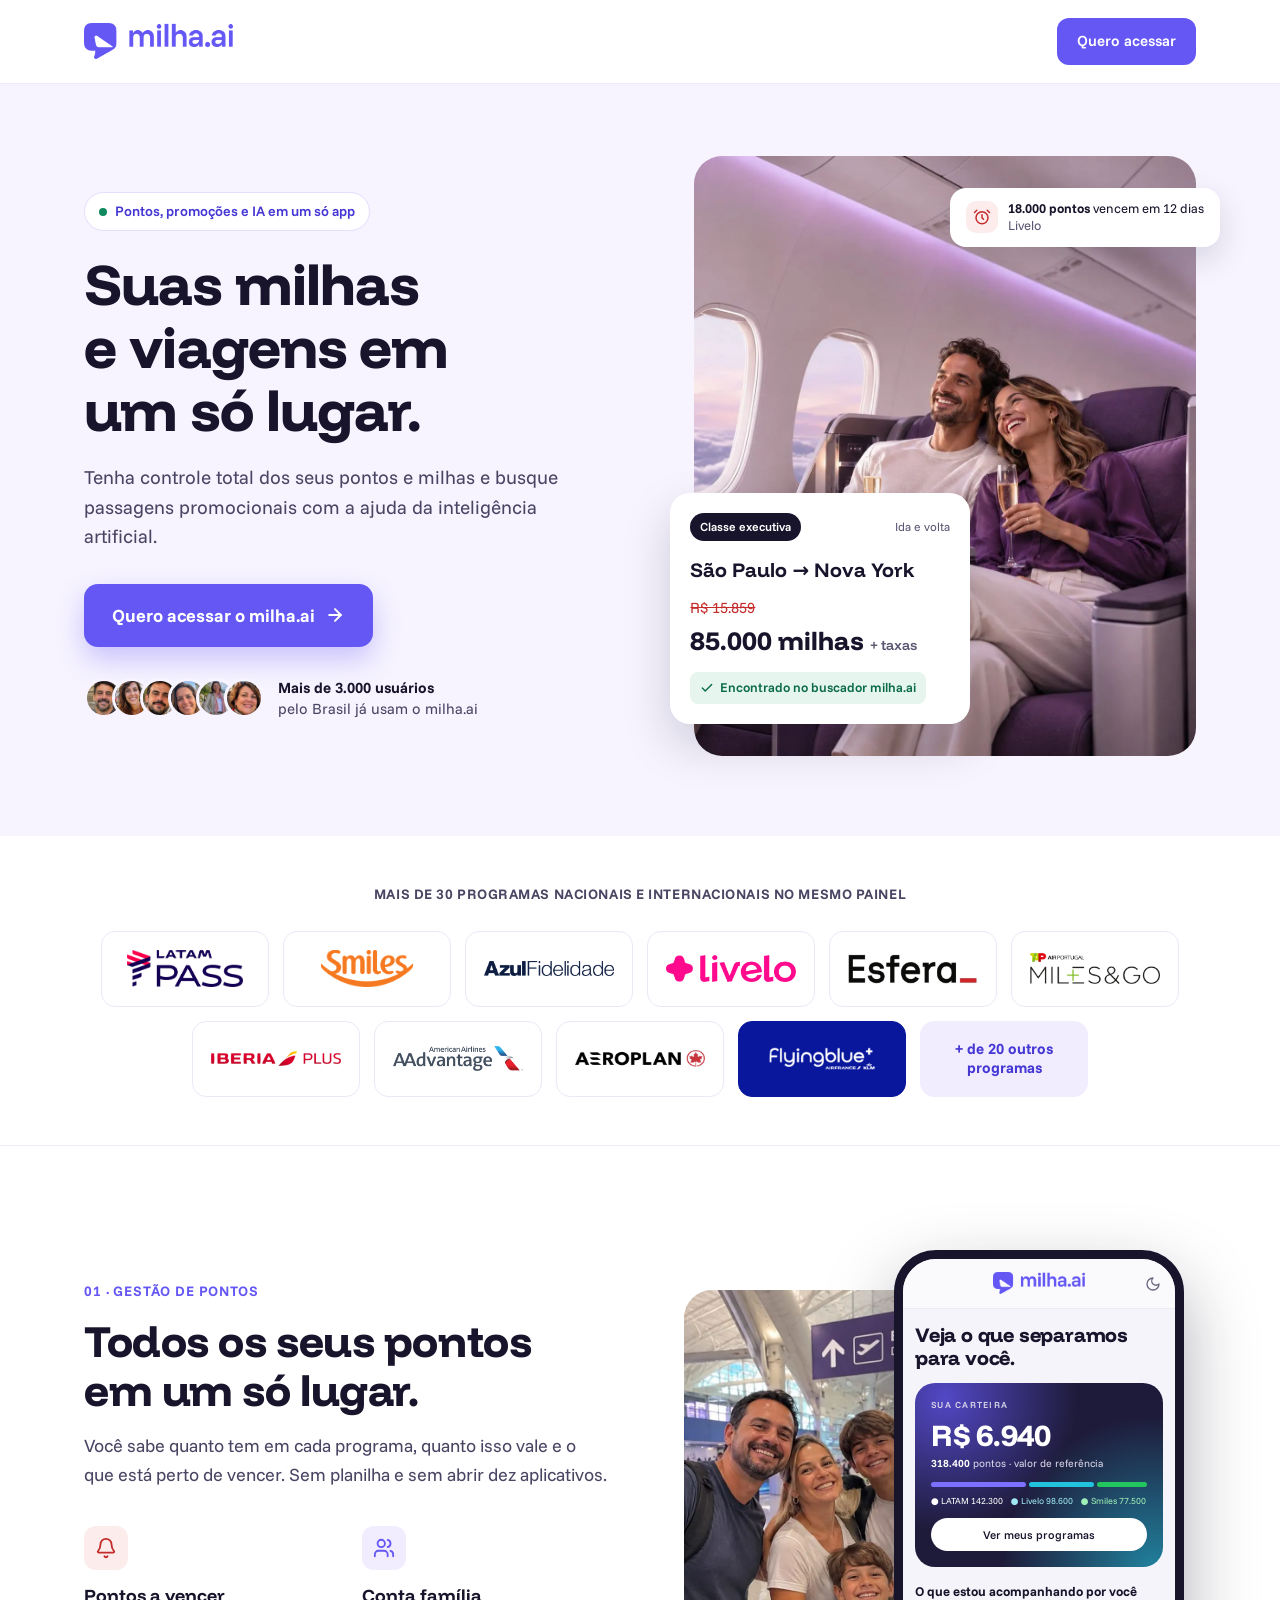
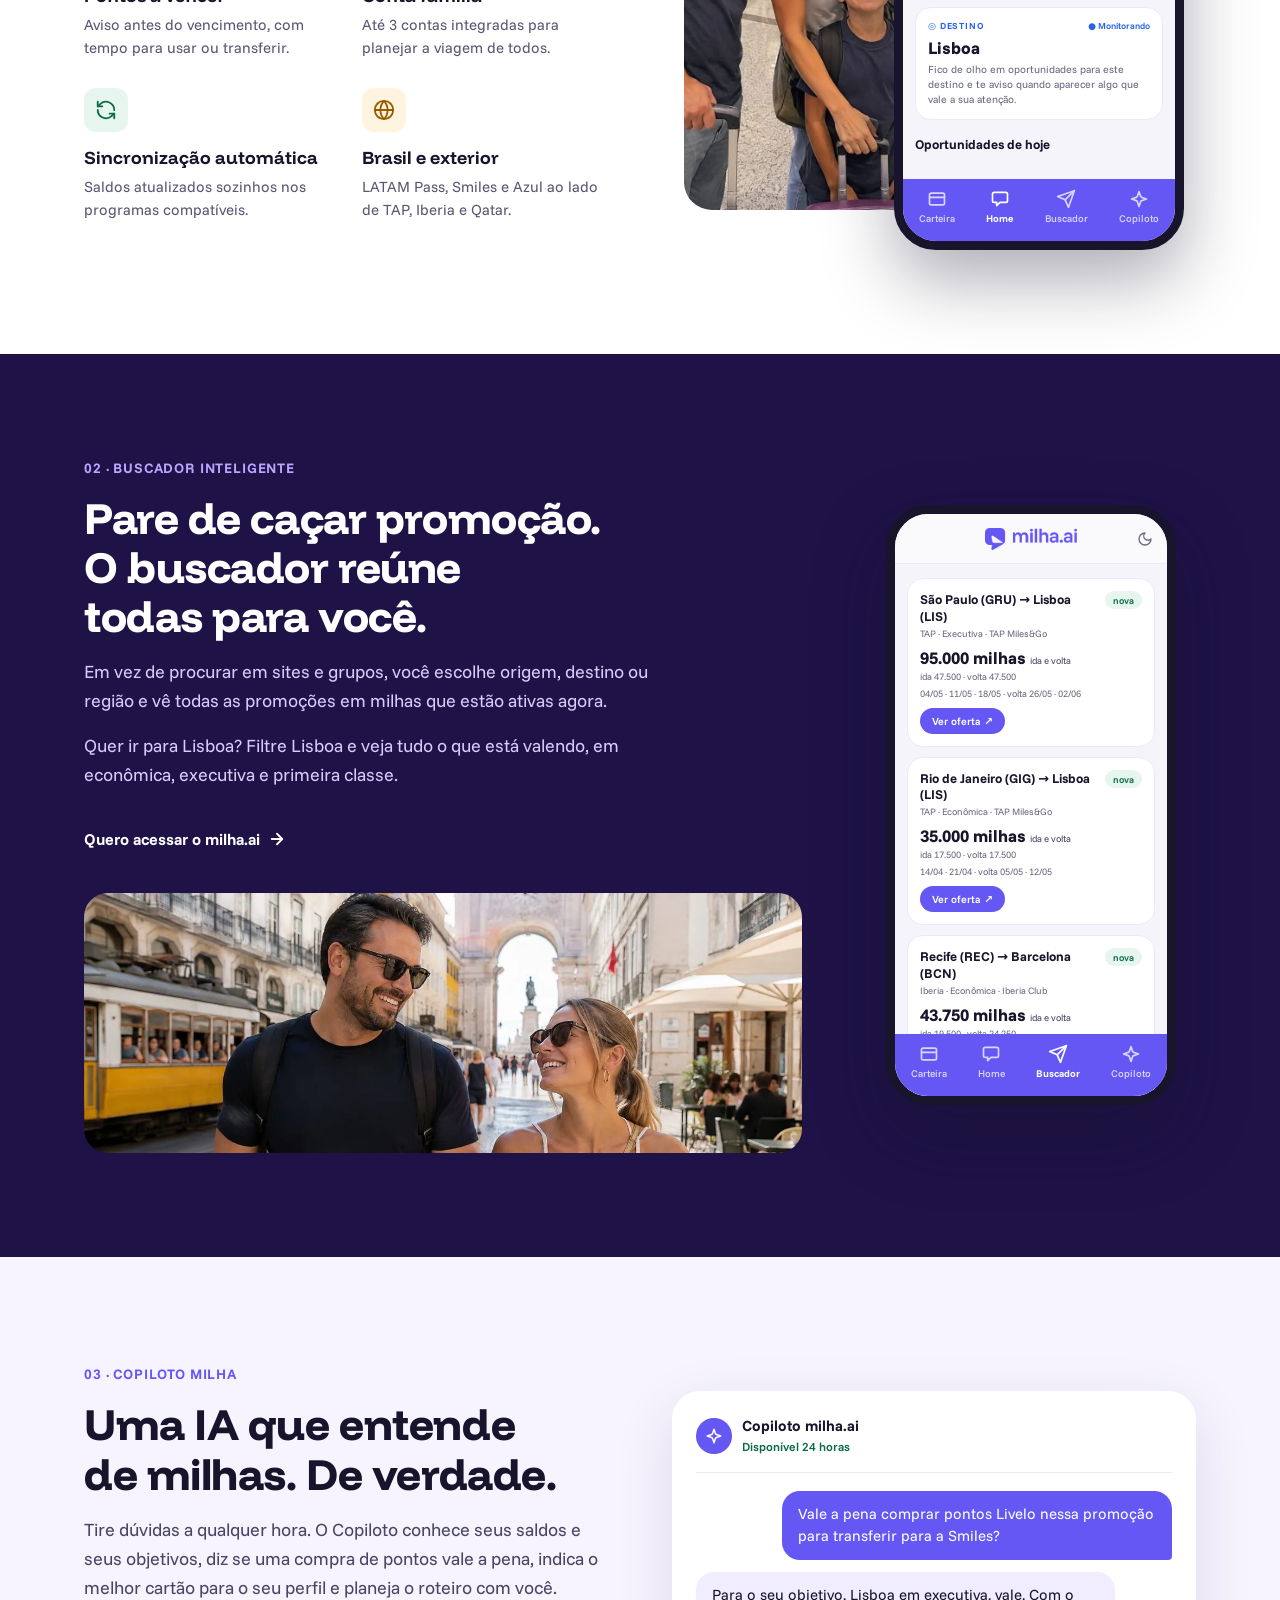
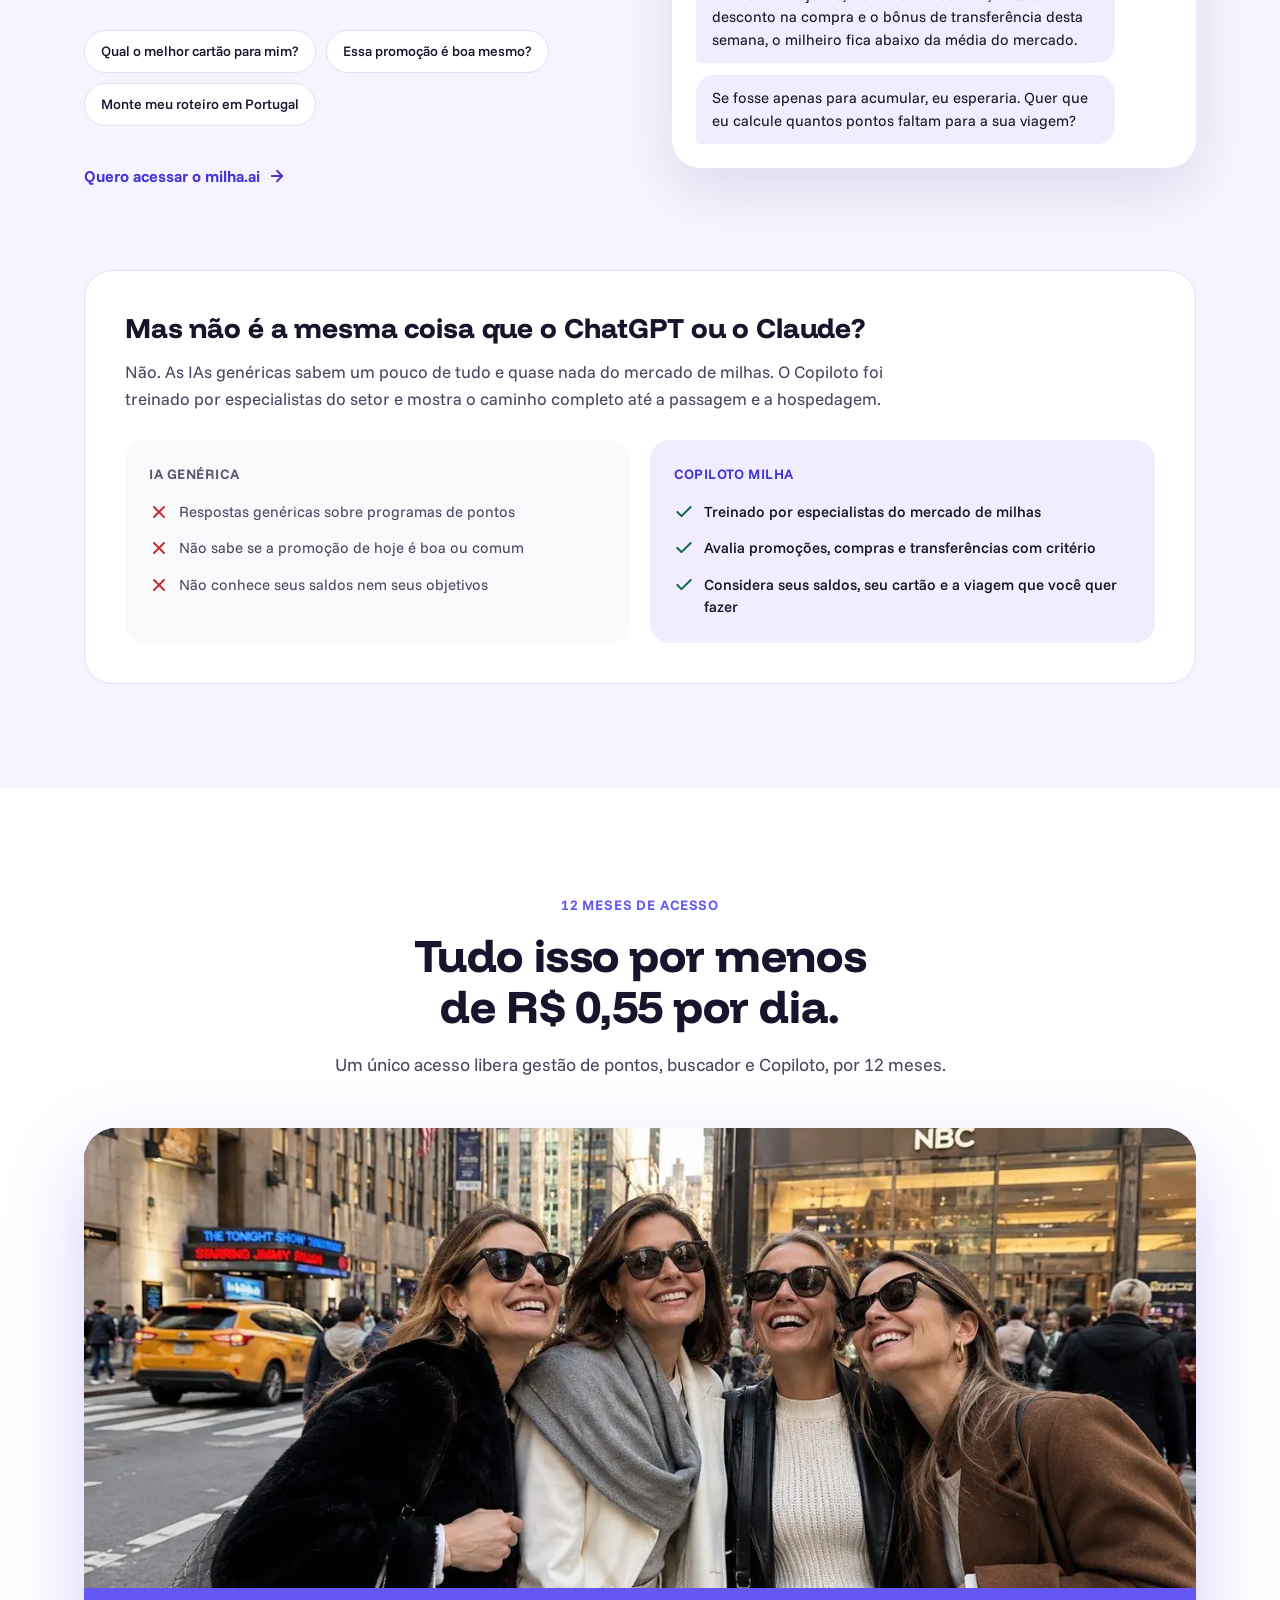
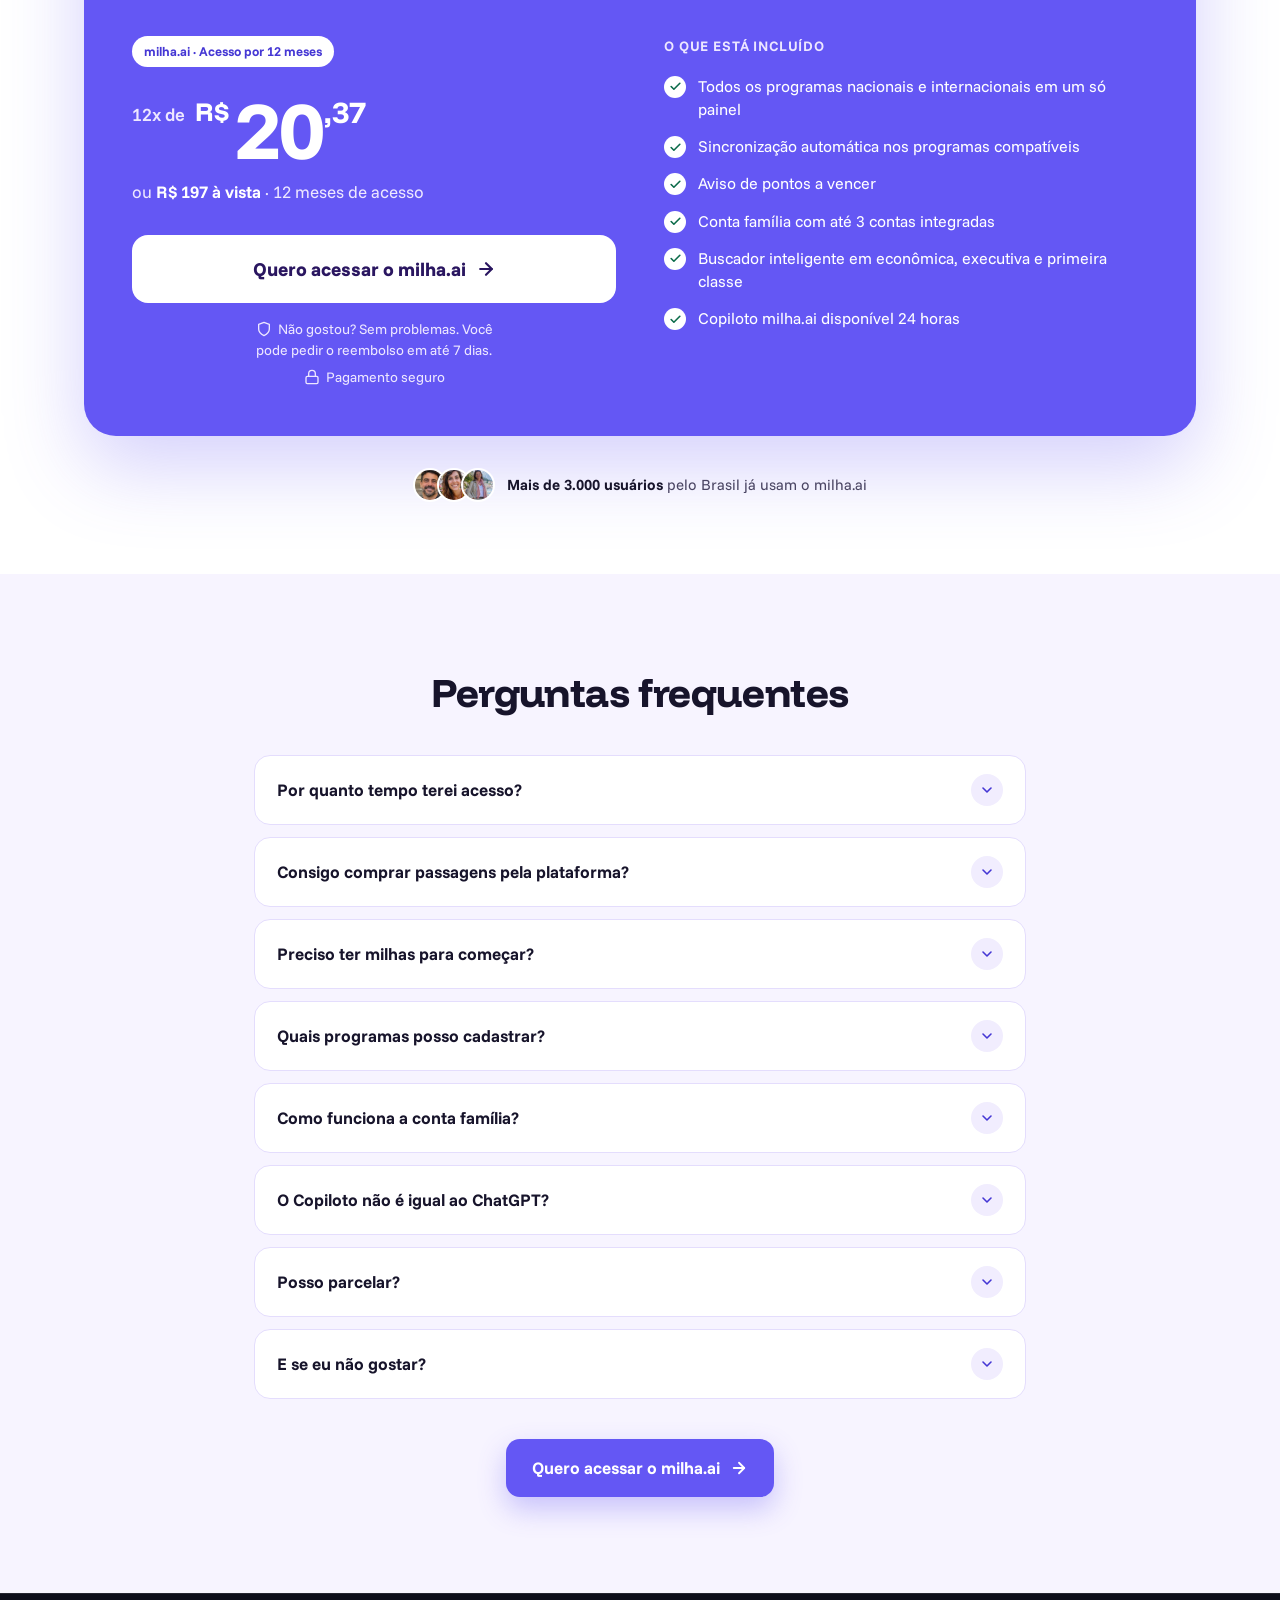
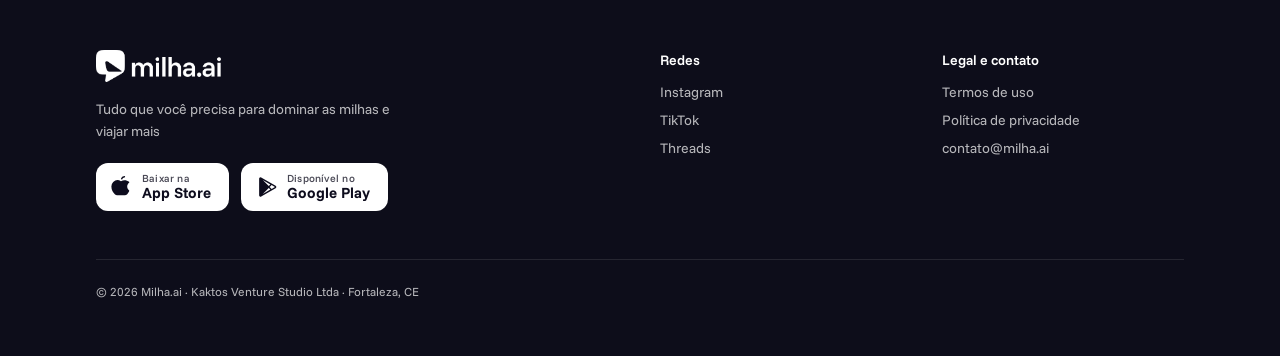
<file: inicio/index.html>
<!DOCTYPE html>
<html lang="pt-BR">
<head>
<meta charset="utf-8">
<meta name="viewport" content="width=device-width,initial-scale=1,viewport-fit=cover">
<title>milha.ai — Suas milhas e viagens em um só lugar</title>
<meta name="description" content="Tenha controle total dos seus pontos e milhas e busque passagens promocionais com a ajuda da inteligência artificial. 12 meses de acesso ao milha.ai.">
<meta property="og:title" content="milha.ai — Suas milhas e viagens em um só lugar">
<meta property="og:description" content="Tenha controle total dos seus pontos e milhas e busque passagens promocionais com a ajuda da inteligência artificial.">
<meta property="og:image" content="https://cdn.prod.website-files.com/686a9606ea710608beee144a/6a4583a4b8b69ce119f8a5a4_open-graph-img-milha-ai-2026.png">
<meta property="og:type" content="website">
<meta property="og:url" content="https://milha.ai/inicio/">
<meta property="og:locale" content="pt_BR">
<meta name="twitter:title" content="milha.ai — Suas milhas e viagens em um só lugar">
<meta name="twitter:description" content="Tenha controle total dos seus pontos e milhas e busque passagens promocionais com a ajuda da inteligência artificial.">
<meta name="twitter:card" content="summary_large_image">
<link rel="canonical" href="https://milha.ai/inicio/">
<link rel="shortcut icon" href="/images/favicon.png" type="image/x-icon">
<link rel="apple-touch-icon" href="/images/webclip.png">

<link rel="preconnect" href="https://fonts.googleapis.com">
<link rel="preconnect" href="https://fonts.gstatic.com" crossorigin>
<link href="https://fonts.googleapis.com/css2?family=Funnel+Display:wght@500;600;700;800&family=Funnel+Sans:wght@400;500;600;700&display=swap" rel="stylesheet">
<link rel="preload" as="image" type="image/webp" href="/img/hero-casal-executiva.webp">

<!-- Google Tag Manager -->
<script>(function(w,d,s,l,i){w[l]=w[l]||[];w[l].push({'gtm.start':
new Date().getTime(),event:'gtm.js'});var f=d.getElementsByTagName(s)[0],
j=d.createElement(s),dl=l!='dataLayer'?'&l='+l:'';j.async=true;j.src=
'https://www.googletagmanager.com/gtm.js?id='+i+dl;f.parentNode.insertBefore(j,f);
})(window,document,'script','dataLayer','GTM-55MFJR7G');</script>
<!-- End Google Tag Manager -->

<!-- Microsoft Clarity -->
<script>(function(c,l,a,r,i,t,y){
    c[a]=c[a]||function(){(c[a].q=c[a].q||[]).push(arguments)};
    t=l.createElement(r);t.async=1;t.src="https://www.clarity.ms/tag/"+i;
    y=l.getElementsByTagName(r)[0];y.parentNode.insertBefore(t,y);
})(window, document, "clarity", "script", "sefo0ipbry");</script>

<style>
:root {
  --ink: #17142B;
  --text: #4A4563;
  --muted: #5B5672;
  --brand: #6457F4;
  --brand-strong: #4537D4;
  --brand-deep: #2A1660;
  --lilac: #F7F4FF;
  --lilac-2: #F1EDFE;
  --line: #EEEAF8;
  --line-2: #E4DDFD;
  --night: #1E1247;
  --ok: #0B6B49;
  --ok-bg: #E6F6EF;
  --alert: #C42B2B;
  --alert-bg: #FDECEC;
  --font-body: "Funnel Sans", system-ui, -apple-system, "Segoe UI", Roboto, sans-serif;
  --font-display: "Funnel Display", "Funnel Sans", system-ui, sans-serif;
  color-scheme: light;
}
*, *::before, *::after { box-sizing: border-box; }
html { -webkit-text-size-adjust: 100%; scroll-behavior: smooth; }
@media (prefers-reduced-motion: reduce) { html { scroll-behavior: auto; } }
body { margin: 0; background: #FFFFFF; color: var(--ink); font-family: var(--font-body); line-height: 1.5; -webkit-font-smoothing: antialiased; overflow-x: hidden; }
img { max-width: 100%; }
picture { display: block; }
a { color: inherit; text-decoration: none; }
p { margin: 0; }
[id] { scroll-margin-top: 16px; }

/* Display type: looser tracking than the design so words and punctuation never touch */
h1, h2, h3 { font-family: var(--font-display); margin: 0; font-weight: 800; color: var(--ink); text-wrap: balance; }
h1 { font-size: clamp(2.375rem, 1.35rem + 3.3vw, 3.625rem); line-height: 1.08; letter-spacing: -0.015em; }
.h2 { font-size: clamp(2rem, 1.45rem + 1.75vw, 2.75rem); line-height: 1.12; letter-spacing: -0.01em; }
.h2--lg { font-size: clamp(2rem, 1.4rem + 1.9vw, 2.875rem); }
.h2--md { font-size: clamp(1.875rem, 1.45rem + 1.4vw, 2.5rem); }
.h3-lg { font-size: clamp(1.375rem, 1.1rem + 0.9vw, 1.75rem); line-height: 1.22; letter-spacing: -0.005em; }

.wrap { max-width: 1160px; margin: 0 auto; padding-inline: 24px; }
.section { padding-block: 104px; }
.eyebrow { display: inline-block; font-size: 14px; font-weight: 700; letter-spacing: 0.06em; color: var(--brand); }
.lead { margin-top: 18px; font-size: 18px; line-height: 1.6; color: var(--text); max-width: 34em; }
.arrow { flex: none; }

.btn { display: inline-flex; align-items: center; justify-content: center; gap: 10px; font-weight: 700; border-radius: 14px; transition: background-color .15s ease, transform .15s ease, box-shadow .15s ease; }
.btn--primary { background: var(--brand); color: #FFFFFF; font-size: 18px; padding: 18px 28px; min-height: 60px; box-shadow: 0 12px 28px rgba(100,87,244,0.32); }
.btn--primary:hover { background: var(--brand-strong); }
.btn--primary:active { transform: translateY(1px); }
.text-link { display: inline-flex; align-items: center; gap: 8px; margin-top: 28px; min-height: 44px; font-size: 16px; font-weight: 700; color: var(--brand-strong); }
.text-link:hover { text-decoration: underline; text-underline-offset: 4px; }

/* Header */
.site-header { position: relative; z-index: 2; background: #FFFFFF; border-bottom: 1px solid var(--line); }
.site-header .wrap { display: flex; align-items: center; justify-content: space-between; gap: 16px; padding-block: 18px; }
.site-header__logo { display: flex; align-items: center; min-height: 44px; }
.site-header__logo img { display: block; height: 36px; width: auto; }
.site-header__cta { display: inline-flex; align-items: center; min-height: 44px; padding: 12px 20px; border-radius: 12px; background: var(--brand); color: #FFFFFF; font-size: 15px; font-weight: 600; white-space: nowrap; }
.site-header__cta:hover { background: var(--brand-strong); }

/* Hero */
.hero { background: var(--lilac); }
.hero .wrap { display: grid; grid-template-columns: minmax(0, 1.05fr) minmax(0, 0.95fr); align-items: center; gap: 56px; padding-block: 72px 80px; }
.pill { display: inline-flex; align-items: center; gap: 8px; padding: 8px 14px; border-radius: 999px; background: #FFFFFF; border: 1px solid var(--line-2); color: var(--brand-strong); font-size: 14px; font-weight: 600; }
.pill__dot { width: 8px; height: 8px; border-radius: 999px; background: #0F8A5F; }
.hero h1 { margin-top: 22px; }
.hero__lead { margin-top: 22px; font-size: 19px; line-height: 1.55; color: var(--text); max-width: 520px; }
.hero__cta { margin-top: 32px; }
.proof { display: flex; align-items: center; gap: 14px; margin-top: 30px; }
.proof__faces { display: flex; flex: none; }
.proof__faces img { width: 40px; height: 40px; border-radius: 999px; border: 3px solid var(--lilac); object-fit: cover; }
.proof__faces img + img { margin-left: -12px; }
.proof p { font-size: 15px; line-height: 1.4; color: var(--text); }
.proof strong { color: var(--ink); }

.hero__media { position: relative; }
.hero__photo { display: block; width: 100%; height: 600px; object-fit: cover; object-position: 50% 40%; border-radius: 28px; }
/* Both floating cards overhang the photo by the same amount (--overhang), one per side,
   over the ceiling (top right) and the seats (bottom left): never over faces. */
.hero__media { --overhang: 24px; }
.hero__cards { position: absolute; inset: 0; pointer-events: none; }
.float-card { position: absolute; pointer-events: auto; background: #FFFFFF; }
.float-card--alert { top: 32px; right: calc(var(--overhang) * -1); display: flex; align-items: center; gap: 10px; padding: 12px 16px; border-radius: 16px; box-shadow: 0 12px 32px rgba(23,20,43,0.14); }
.float-card--alert__icon { flex: none; width: 32px; height: 32px; border-radius: 10px; background: var(--alert-bg); display: flex; align-items: center; justify-content: center; }
.float-card--alert__text { font-size: 13px; line-height: 1.35; }
.float-card--alert__text span { color: var(--muted); }
.float-card--fare { bottom: 32px; left: calc(var(--overhang) * -1); width: 300px; padding: 20px; border-radius: 20px; box-shadow: 0 20px 48px rgba(23,20,43,0.18); }
.fare__top { display: flex; align-items: center; justify-content: space-between; gap: 8px; }
.fare__class { background: var(--ink); color: #FFFFFF; font-size: 12px; font-weight: 600; padding: 5px 10px; border-radius: 999px; }
.fare__trip { font-size: 12px; color: var(--muted); }
.fare__route { margin-top: 14px; font-family: var(--font-display); font-size: 20px; font-weight: 700; }
.fare__cash { margin-top: 12px; font-size: 15px; color: var(--alert); text-decoration: line-through; }
.fare__miles { margin-top: 2px; font-family: var(--font-display); font-size: 26px; font-weight: 800; }
.fare__miles span { font-size: 14px; font-weight: 600; color: var(--muted); }
.fare__found { margin-top: 12px; display: inline-flex; align-items: center; gap: 6px; padding: 6px 10px; border-radius: 8px; background: var(--ok-bg); color: var(--ok); font-size: 13px; font-weight: 600; }

/* Programs */
.programs { border-bottom: 1px solid var(--line); }
.programs .wrap { padding-block: 48px; text-align: center; }
.programs__title { font-size: 14px; font-weight: 700; letter-spacing: 0.04em; color: var(--text); }
.programs__grid { display: flex; flex-wrap: wrap; justify-content: center; gap: 14px; margin: 26px 0 0; padding: 0; list-style: none; }
.program { width: 168px; height: 76px; border-radius: 14px; border: 1px solid #ECE8F7; background: #FFFFFF; display: flex; align-items: center; justify-content: center; padding: 14px 18px; }
.program img { display: block; max-width: 100%; max-height: 38px; width: auto; height: auto; object-fit: contain; }
.program--dark { background: #09179D; border-color: #09179D; padding: 8px 12px; }
.program--more { background: var(--lilac-2); border-color: var(--lilac-2); padding: 12px; font-size: 15px; font-weight: 700; color: var(--brand-strong); line-height: 1.25; }

/* Shared two-column feature layout */
.split { display: grid; grid-template-columns: minmax(0, 1fr) minmax(0, 1fr); align-items: center; gap: 64px; }

/* 01 Gestao */
.features { display: grid; grid-template-columns: repeat(2, minmax(0, 1fr)); gap: 28px 32px; margin-top: 36px; }
.feature__icon { width: 44px; height: 44px; border-radius: 12px; display: flex; align-items: center; justify-content: center; }
.feature h3 { margin-top: 14px; font-size: 18px; font-weight: 700; line-height: 1.3; letter-spacing: 0; }
.feature p { margin-top: 6px; font-size: 15px; line-height: 1.55; color: var(--muted); }
.duo { display: flex; align-items: center; justify-content: center; }
.duo__photo { display: block; flex: none; width: 250px; height: 520px; object-fit: cover; object-position: 50% 20%; border-radius: 28px; }
.duo__phone { position: relative; flex: none; margin-left: -40px; }

/* Phone mockup frame (screens are illustrative, kept from the design) */
.phone { width: 290px; height: 600px; flex: none; border-radius: 42px; border: 9px solid #17142B; background: #F5F4FA; overflow: hidden; position: relative; box-shadow: 0 30px 70px rgba(23,20,43,0.35); font-family: var(--font-body); color: #17142B; text-align: left; line-height: normal; }

/* 02 Buscador */
.search { background: var(--night); color: #FFFFFF; }
.search .eyebrow { color: #B9A6FF; }
.search h2 { color: #FFFFFF; }
.search .lead { color: #D6CCF7; }
.search .lead + .lead { margin-top: 16px; }
.search .text-link { color: #FFFFFF; }
/* Text and Lisbon photo share the left column; the photo grows to close the column
   at the phone's height, so neither side is left with an empty block. */
.search__grid { display: grid; grid-template-columns: minmax(0, 1fr) 330px; gap: 64px; align-items: stretch; }
.search__copy { display: flex; flex-direction: column; min-width: 0; }
.search__photo { position: relative; flex: 1 1 auto; min-height: 260px; margin-top: 32px; border-radius: 24px; overflow: hidden; }
.search__photo img { position: absolute; inset: 0; width: 100%; height: 100%; object-fit: cover; object-position: 50% 30%; }
.search__phone { display: flex; align-items: center; justify-content: center; }

/* 03 Copiloto */
.copilot { background: var(--lilac); }
.chips { display: flex; flex-wrap: wrap; gap: 10px; margin-top: 28px; }
.chip { background: #FFFFFF; border: 1px solid var(--line-2); border-radius: 999px; padding: 10px 16px; font-size: 14px; font-weight: 500; }
.chat { background: #FFFFFF; border-radius: 28px; padding: 24px; box-shadow: 0 20px 60px rgba(42,22,96,0.12); }
.chat__head { display: flex; align-items: center; gap: 10px; padding-bottom: 16px; border-bottom: 1px solid var(--line); }
.chat__avatar { flex: none; width: 36px; height: 36px; border-radius: 999px; background: var(--brand); display: flex; align-items: center; justify-content: center; }
.chat__who { display: flex; flex-direction: column; }
.chat__who strong { font-size: 15px; }
.chat__who span { font-size: 12px; color: var(--ok); font-weight: 600; }
.chat__msgs { display: flex; flex-direction: column; gap: 12px; margin-top: 18px; }
.msg { padding: 12px 16px; font-size: 15px; line-height: 1.5; }
.msg--me { align-self: flex-end; max-width: 82%; background: var(--brand); color: #FFFFFF; border-radius: 18px 18px 4px 18px; }
.msg--ai { align-self: flex-start; max-width: 88%; background: var(--lilac-2); border-radius: 18px 18px 18px 4px; }
.compare { margin-top: 72px; background: #FFFFFF; border: 1px solid var(--line-2); border-radius: 28px; padding: 40px; }
.compare > p { margin-top: 12px; font-size: 17px; line-height: 1.6; color: var(--text); max-width: 760px; }
.compare__cols { display: grid; grid-template-columns: repeat(2, minmax(0, 1fr)); gap: 20px; margin-top: 28px; }
.compare__col { border-radius: 20px; padding: 24px; background: #FAFAFC; }
.compare__col--ours { background: var(--lilac-2); }
.compare__label { font-size: 14px; font-weight: 700; letter-spacing: 0.04em; color: var(--muted); }
.compare__col--ours .compare__label { color: var(--brand-strong); }
.compare ul { display: flex; flex-direction: column; gap: 14px; margin: 16px 0 0; padding: 0; list-style: none; }
.compare li { display: flex; gap: 10px; align-items: flex-start; font-size: 15px; line-height: 1.5; color: var(--text); }
.compare__col--ours li { color: var(--ink); font-weight: 500; }
.compare li svg { flex: none; margin-top: 1px; }

/* Oferta */
.offer .wrap { padding-block: 104px 72px; }
.offer__intro { max-width: 720px; margin: 0 auto; text-align: center; }
.offer__intro .lead { margin-inline: auto; }
.offer__card { margin-top: 48px; background: var(--brand); border-radius: 32px; overflow: hidden; box-shadow: 0 30px 80px rgba(100,87,244,0.28); color: #FFFFFF; }
.offer__photo { display: block; width: 100%; height: 460px; object-fit: cover; object-position: 50% 42%; }
.offer__body { display: grid; grid-template-columns: minmax(0, 1fr) minmax(0, 1fr); gap: 48px; padding: 48px; }
.offer__tag { display: inline-flex; background: #FFFFFF; color: var(--brand-strong); font-size: 13px; font-weight: 700; padding: 6px 12px; border-radius: 999px; }
.price { margin-top: 22px; display: flex; align-items: baseline; gap: 10px; flex-wrap: wrap; }
.price__prefix { font-size: 18px; color: #EDE7FF; font-weight: 600; }
.price__value { font-family: var(--font-display); font-weight: 800; display: inline-flex; align-items: flex-start; line-height: 1; }
.price__cur { font-size: 26px; margin-top: 10px; margin-right: 6px; }
.price__int { font-size: 80px; letter-spacing: -0.02em; }
.price__dec { font-size: 30px; margin-top: 8px; }
.price__cash { margin-top: 10px; font-size: 17px; color: #EDE7FF; }
.price__cash strong { color: #FFFFFF; }
.offer__cta { margin-top: 30px; display: flex; align-items: center; justify-content: center; gap: 10px; width: 100%; min-height: 64px; padding: 20px 28px; border-radius: 16px; background: #FFFFFF; color: var(--brand-deep); font-size: 19px; font-weight: 800; text-align: center; transition: transform .15s ease, box-shadow .15s ease; }
.offer__cta:hover { box-shadow: 0 10px 30px rgba(23,20,43,0.25); }
.offer__cta:active { transform: translateY(1px); }
/* Guarantee and payment notes: centred under the button, icon flows with the first line */
.offer__trust { margin-top: 16px; display: flex; flex-direction: column; align-items: center; gap: 6px; text-align: center; font-size: 14px; line-height: 1.5; color: #EDE7FF; }
.offer__trust p { max-width: 30em; text-wrap: balance; }
.offer__trust svg { display: inline-block; vertical-align: -3px; margin-right: 6px; }
.offer__included-title { font-size: 14px; font-weight: 700; letter-spacing: 0.06em; color: #EDE7FF; }
.included { display: flex; flex-direction: column; gap: 14px; margin: 18px 0 0; padding: 0; list-style: none; }
.included li { display: flex; gap: 12px; align-items: flex-start; font-size: 16px; line-height: 1.45; }
.included__check { flex: none; width: 22px; height: 22px; margin-top: 1px; border-radius: 999px; background: #FFFFFF; display: flex; align-items: center; justify-content: center; }
.offer__proof { display: flex; align-items: center; justify-content: center; gap: 12px; margin-top: 32px; text-align: left; }
.offer__proof .proof__faces img { width: 34px; height: 34px; border: 2px solid #FFFFFF; }
.offer__proof .proof__faces img + img { margin-left: -10px; }
.offer__proof p { font-size: 15px; color: var(--text); }
.offer__proof strong { color: var(--ink); }

/* FAQ */
.faq { background: var(--lilac); }
.faq .wrap { max-width: 820px; padding-block: 96px; }
.faq h2 { text-align: center; }
.faq__list { display: flex; flex-direction: column; gap: 12px; margin-top: 40px; }
.faq__item { background: #FFFFFF; border: 1px solid var(--line-2); border-radius: 16px; transition: border-color .15s ease; }
.faq__item[open] { border-color: #CFC4FB; }
.faq__item summary { list-style: none; cursor: pointer; display: flex; align-items: center; justify-content: space-between; gap: 16px; min-height: 64px; padding: 18px 22px; font-size: 17px; font-weight: 700; line-height: 1.4; color: var(--ink); border-radius: 16px; }
.faq__item summary::-webkit-details-marker { display: none; }
.faq__item summary::marker { content: ""; }
.faq__item summary:focus-visible { outline: 2px solid var(--brand); outline-offset: 2px; }
.faq__chevron { flex: none; width: 32px; height: 32px; border-radius: 999px; background: var(--lilac-2); display: flex; align-items: center; justify-content: center; transition: transform .2s ease, background-color .2s ease; }
.faq__item[open] .faq__chevron { transform: rotate(180deg); background: var(--brand); }
.faq__item[open] .faq__chevron svg { stroke: #FFFFFF; }
.faq__item p { padding: 0 22px 20px; margin-top: -4px; font-size: 16px; line-height: 1.6; color: var(--text); max-width: 46em; }
.faq__cta { margin-top: 40px; text-align: center; }
.faq__cta .btn--primary { font-size: 17px; padding: 16px 26px; min-height: 56px; }

/* Footer: same markup as milha.ai/ ; the utilities it uses are reproduced from that page's CSS */
footer { font-family: "Funnel Sans", ui-sans-serif, system-ui, -apple-system, "Segoe UI", Roboto, sans-serif; line-height: 1.5; }
footer *, footer *::before, footer *::after { box-sizing: border-box; margin: 0; padding: 0; border: 0 solid; }
footer ul { list-style: none; }
footer img { display: block; vertical-align: middle; max-width: 100%; }
footer a { color: inherit; text-decoration: inherit; }
footer.border-t, footer .border-t { border-top-style: solid; border-top-width: 1px; }
footer.border-white\/10, footer .border-white\/10 { border-color: rgba(255,255,255,.1); }
footer.bg-ink { background-color: #0d0d1a; }
footer.py-14 { padding-block: 3.5rem; }
footer.text-white\/70 { color: rgba(255,255,255,.7); }
footer .mx-auto { margin-inline: auto; }
footer .w-full { width: 100%; }
footer .max-w-6xl { max-width: 72rem; }
footer .px-5 { padding-inline: 1.25rem; }
footer .grid { display: grid; }
footer .gap-10 { gap: 2.5rem; }
footer .gap-2 { gap: .5rem; }
footer .flex { display: flex; }
footer .flex-col { flex-direction: column; }
footer .h-8 { height: 2rem; }
footer .w-auto { width: auto; }
footer .max-w-xs { max-width: 20rem; }
footer .mt-3 { margin-top: .75rem; }
footer .mt-4 { margin-top: 1rem; }
footer .mt-6 { margin-top: 1.5rem; }
footer .mt-12 { margin-top: 3rem; }
footer .pt-6 { padding-top: 1.5rem; }
footer .text-sm { font-size: .875rem; line-height: calc(1.25 / .875); }
footer .text-xs { font-size: .75rem; line-height: calc(1 / .75); }
footer .leading-relaxed { line-height: 1.625; }
footer .font-semibold { font-weight: 600; }
footer .text-white { color: #fff; }
@media (hover: hover) { footer .hover\:text-white:hover { color: #fff; } }
@media (min-width: 40rem) {
  footer .sm\:px-8 { padding-inline: 2rem; }
  footer .sm\:grid-cols-2 { grid-template-columns: repeat(2, minmax(0, 1fr)); }
}
@media (min-width: 64rem) {
  footer .lg\:grid-cols-4 { grid-template-columns: repeat(4, minmax(0, 1fr)); }
  footer .lg\:col-span-2 { grid-column: span 2 / span 2; }
}

/* ---- Responsive ---- */
@media (max-width: 1240px) {
  .hero__media { margin-inline: 12px; }
}
@media (max-width: 1060px) {
  .split, .search__grid { grid-template-columns: minmax(0, 1fr); gap: 56px; }
  .split--gestao .duo { order: 2; }
  .search__photo { flex: none; height: 340px; }
}
@media (max-width: 900px) {
  .hero .wrap { grid-template-columns: minmax(0, 1fr); gap: 48px; padding-block: 56px 64px; }
  .hero__media { margin-inline: 0; --overhang: -16px; }
  .hero__photo { height: 540px; }
  .offer__body { grid-template-columns: minmax(0, 1fr); gap: 40px; }
}
@media (max-width: 640px) {
  .section { padding-block: 72px; }
  .wrap { padding-inline: 16px; }
  .site-header .wrap { padding-block: 12px; }
  .site-header__logo img { height: 30px; }
  .site-header__cta { padding: 10px 16px; font-size: 14px; }
  .hero .wrap { padding-block: 40px 56px; gap: 40px; }
  .hero__lead { font-size: 17px; }
  .btn--primary { width: 100%; font-size: 17px; padding: 16px 20px; }
  .proof { margin-top: 24px; }
  /* Phones: the two cards leave the photo and stack under it, overlapping its lower edge
     (the seats) by the same amount and with the same side insets. */
  .hero__photo { height: 440px; border-radius: 24px; }
  .hero__cards { position: relative; inset: auto; display: flex; flex-direction: column; gap: 10px; margin: -56px 12px 0; }
  .float-card { position: relative; top: auto; right: auto; bottom: auto; left: auto; }
  .float-card--alert { order: 2; }
  .float-card--fare { width: auto; }
  .programs .wrap { padding-block: 40px; }
  .programs__grid { display: grid; grid-template-columns: repeat(2, minmax(0, 1fr)); gap: 10px; }
  .program { width: auto; height: 64px; padding: 12px 14px; }
  .program img { max-height: 32px; }
  .program--more { grid-column: 1 / -1; height: 56px; }
  .lead { font-size: 17px; }
  .features { grid-template-columns: minmax(0, 1fr); gap: 22px; margin-top: 28px; }
  .feature { display: grid; grid-template-columns: 44px minmax(0, 1fr); column-gap: 14px; }
  .feature__icon { grid-row: span 2; }
  .feature h3 { margin-top: 0; align-self: end; }
  .feature p { margin-top: 2px; }
  .duo__photo { width: 150px; height: 420px; }
  .duo__phone { margin-left: -36px; zoom: 0.8; }
  .search__photo { height: 240px; }
  .chat { padding: 18px; border-radius: 22px; }
  .msg { font-size: 14.5px; }
  .compare { margin-top: 48px; padding: 24px 18px; border-radius: 22px; }
  .compare__cols { grid-template-columns: minmax(0, 1fr); gap: 14px; }
  .compare__col { padding: 20px; }
  .offer .wrap { padding-block: 72px 56px; }
  .offer__card { margin-top: 36px; border-radius: 24px; }
  .offer__photo { height: 240px; }
  .offer__body { padding: 28px 20px 32px; gap: 36px; }
  .price__int { font-size: 64px; }
  .offer__cta { font-size: 17px; padding: 18px 20px; }
  .offer__proof { flex-direction: column; text-align: center; gap: 10px; }
  .faq .wrap { padding-block: 72px; }
  .faq__item summary { font-size: 16px; padding: 16px 18px; }
  .faq__item p { padding: 0 18px 18px; font-size: 15.5px; }
}
@media (max-width: 360px) {
  .site-header__cta { padding: 10px 12px; }
  .duo__photo { width: 120px; }
}

.store-btns{display:flex;flex-wrap:wrap;gap:12px;margin-top:20px}
.store-btn{display:inline-flex;align-items:center;gap:10px;min-height:48px;padding:8px 18px 8px 14px;border-radius:12px;background:#fff;color:#0d0c1d;text-decoration:none;transition:transform .15s ease,box-shadow .15s ease}
.store-btn:hover{transform:translateY(-1px);box-shadow:0 6px 18px rgba(0,0,0,.25)}
.store-btn:focus-visible{outline:2px solid #6457f4;outline-offset:3px}
.store-btn__icon{width:22px;height:22px;flex-shrink:0}
.store-btn span{display:flex;flex-direction:column;line-height:1.1;font-weight:700;font-size:15px}
.store-btn small{font-size:10.5px;font-weight:500;letter-spacing:.02em;opacity:.75}
@media (prefers-reduced-motion:reduce){.store-btn{transition:none}.store-btn:hover{transform:none}}
</style>
</head>
<body>
<!-- Google Tag Manager (noscript) -->
<noscript><iframe src="https://www.googletagmanager.com/ns.html?id=GTM-55MFJR7G"
height="0" width="0" style="display:none;visibility:hidden"></iframe></noscript>
<!-- End Google Tag Manager (noscript) -->

<header class="site-header">
  <div class="wrap">
    <a href="#topo" class="site-header__logo" aria-label="milha.ai, início"><img src="/img/logo-milha-ai.png" alt="milha.ai" width="150" height="36"></a>
    <a href="#oferta" class="site-header__cta">Quero acessar</a>
  </div>
</header>

<main>

<!-- HERO -->
<section id="topo" class="hero">
  <div class="wrap">
    <div class="hero__copy">
      <div class="pill"><span class="pill__dot" aria-hidden="true"></span>Pontos, promoções e IA em um só app</div>
      <h1>Suas milhas e viagens em um só&nbsp;lugar.</h1>
      <p class="hero__lead">Tenha controle total dos seus pontos e milhas e busque passagens promocionais com a ajuda da inteligência artificial.</p>
      <div class="hero__cta">
        <a href="#oferta" class="btn btn--primary">Quero acessar o milha.ai
          <svg class="arrow" width="20" height="20" viewBox="0 0 24 24" fill="none" stroke="#FFFFFF" stroke-width="2.4" stroke-linecap="round" stroke-linejoin="round" aria-hidden="true"><path d="M5 12h14"></path><path d="m12 5 7 7-7 7"></path></svg>
        </a>
      </div>
      <div class="proof">
        <div class="proof__faces" aria-hidden="true">
          <img src="/img/avatar-usuario-1.jpg" alt="" width="40" height="40">
          <img src="/img/avatar-usuario-2.jpg" alt="" width="40" height="40">
          <img src="/img/avatar-usuario-3.jpg" alt="" width="40" height="40">
          <img src="/img/avatar-usuario-4.jpg" alt="" width="40" height="40">
          <img src="/img/avatar-usuario-5.jpg" alt="" width="40" height="40">
          <img src="/img/avatar-usuario-6.jpg" alt="" width="40" height="40">
        </div>
        <p><strong>Mais de 3.000 usuários</strong><br>pelo Brasil já usam o milha.ai</p>
      </div>
    </div>

    <div class="hero__media">
      <picture>
        <source type="image/webp" srcset="/img/hero-casal-executiva.webp">
        <img class="hero__photo" src="/img/hero-casal-executiva.jpg" alt="Casal brindando com espumante na classe executiva, acima das nuvens" width="1100" height="1375" fetchpriority="high">
      </picture>
      <div class="hero__cards">
        <div class="float-card float-card--alert">
          <span class="float-card--alert__icon">
            <svg width="18" height="18" viewBox="0 0 24 24" fill="none" stroke="#C42B2B" stroke-width="2" stroke-linecap="round" stroke-linejoin="round" aria-hidden="true"><circle cx="12" cy="13" r="8"></circle><path d="M12 9v4l2 2"></path><path d="M5 3 2 6"></path><path d="m22 6-3-3"></path></svg>
          </span>
          <span class="float-card--alert__text"><strong>18.000 pontos</strong> vencem em 12 dias<br><span>Livelo</span></span>
        </div>
        <div class="float-card float-card--fare">
          <div class="fare__top">
            <span class="fare__class">Classe executiva</span>
            <span class="fare__trip">Ida e volta</span>
          </div>
          <div class="fare__route">São Paulo → Nova York</div>
          <div class="fare__cash">R$ 15.859</div>
          <div class="fare__miles">85.000 milhas <span>+ taxas</span></div>
          <div class="fare__found">
            <svg width="14" height="14" viewBox="0 0 24 24" fill="none" stroke="#0B6B49" stroke-width="2.4" stroke-linecap="round" stroke-linejoin="round" aria-hidden="true"><path d="M20 6 9 17l-5-5"></path></svg>
            Encontrado no buscador milha.ai
          </div>
        </div>
      </div>
    </div>
  </div>
</section>

<!-- PROGRAMAS -->
<section class="programs" aria-label="Programas de pontos e milhas">
  <div class="wrap">
    <p class="programs__title">MAIS DE 30 PROGRAMAS NACIONAIS E INTERNACIONAIS NO MESMO PAINEL</p>
    <ul class="programs__grid">
      <li class="program"><img src="/img/logo-latam-pass.png" alt="LATAM Pass" width="295" height="96" loading="lazy"></li>
      <li class="program"><img src="/img/logo-smiles.png" alt="Smiles" width="230" height="96" loading="lazy"></li>
      <li class="program"><img src="/img/logo-azul-fidelidade.png" alt="Azul Fidelidade" width="809" height="96" loading="lazy"></li>
      <li class="program"><img src="/img/logo-livelo.png" alt="Livelo" width="450" height="96" loading="lazy"></li>
      <li class="program"><img src="/img/logo-esfera.png" alt="Esfera" width="410" height="96" loading="lazy"></li>
      <li class="program"><img src="/img/logo-tap-miles-and-go.png" alt="TAP Miles&amp;Go" width="397" height="96" loading="lazy"></li>
      <li class="program"><img src="/img/logo-iberia-plus.png" alt="Iberia Plus" width="873" height="96" loading="lazy"></li>
      <li class="program"><img src="/img/logo-american-aadvantage.png" alt="American Airlines AAdvantage" width="481" height="96" loading="lazy"></li>
      <li class="program"><img src="/img/logo-aeroplan.png" alt="Aeroplan" width="707" height="96" loading="lazy"></li>
      <li class="program program--dark"><img src="/img/logo-flying-blue.png" alt="Flying Blue" width="350" height="96" loading="lazy"></li>
      <li class="program program--more">+ de 20 outros programas</li>
    </ul>
  </div>
</section>

<!-- 01 GESTAO -->
<section class="section">
  <div class="wrap split split--gestao">
    <div>
      <span class="eyebrow">01 · GESTÃO DE PONTOS</span>
      <h2 class="h2" style="margin-top: 14px">Todos os seus pontos em um só&nbsp;lugar.</h2>
      <p class="lead">Você sabe quanto tem em cada programa, quanto isso vale e o que está perto de vencer. Sem planilha e sem abrir dez aplicativos.</p>

      <div class="features">
        <div class="feature">
          <span class="feature__icon" style="background: #FDECEC"><svg width="22" height="22" viewBox="0 0 24 24" fill="none" stroke="#C42B2B" stroke-width="2" stroke-linecap="round" stroke-linejoin="round" aria-hidden="true"><path d="M10.3 21a1.9 1.9 0 0 0 3.4 0"></path><path d="M3.3 15.3A1 1 0 0 0 4 17h16a1 1 0 0 0 .7-1.7C19.4 14 18 12.6 18 8A6 6 0 0 0 6 8c0 4.6-1.4 6-2.7 7.3"></path></svg></span>
          <h3>Pontos a vencer</h3>
          <p>Aviso antes do vencimento, com tempo para usar ou transferir.</p>
        </div>
        <div class="feature">
          <span class="feature__icon" style="background: #F1EDFE"><svg width="22" height="22" viewBox="0 0 24 24" fill="none" stroke="#6457F4" stroke-width="2" stroke-linecap="round" stroke-linejoin="round" aria-hidden="true"><path d="M16 21v-2a4 4 0 0 0-4-4H6a4 4 0 0 0-4 4v2"></path><circle cx="9" cy="7" r="4"></circle><path d="M22 21v-2a4 4 0 0 0-3-3.9"></path><path d="M16 3.1a4 4 0 0 1 0 7.8"></path></svg></span>
          <h3>Conta família</h3>
          <p>Até 3 contas integradas para planejar a viagem de todos.</p>
        </div>
        <div class="feature">
          <span class="feature__icon" style="background: #E6F6EF"><svg width="22" height="22" viewBox="0 0 24 24" fill="none" stroke="#0B6B49" stroke-width="2" stroke-linecap="round" stroke-linejoin="round" aria-hidden="true"><path d="M21 12a9 9 0 0 0-15-6.7L3 8"></path><path d="M3 3v5h5"></path><path d="M3 12a9 9 0 0 0 15 6.7l3-2.7"></path><path d="M16 16h5v5"></path></svg></span>
          <h3>Sincronização automática</h3>
          <p>Saldos atualizados sozinhos nos programas compatíveis.</p>
        </div>
        <div class="feature">
          <span class="feature__icon" style="background: #FFF4E0"><svg width="22" height="22" viewBox="0 0 24 24" fill="none" stroke="#9A5B00" stroke-width="2" stroke-linecap="round" stroke-linejoin="round" aria-hidden="true"><circle cx="12" cy="12" r="10"></circle><path d="M2 12h20"></path><path d="M12 2a15.3 15.3 0 0 1 4 10 15.3 15.3 0 0 1-4 10 15.3 15.3 0 0 1-4-10 15.3 15.3 0 0 1 4-10z"></path></svg></span>
          <h3>Brasil e exterior</h3>
          <p>LATAM Pass, Smiles e Azul ao lado de TAP, Iberia e Qatar.</p>
        </div>
      </div>
    </div>

    <div class="duo">
      <picture>
        <source type="image/webp" srcset="/img/familia-aeroporto-embarque.webp">
        <img class="duo__photo" src="/img/familia-aeroporto-embarque.jpg" alt="Família sorrindo no aeroporto, ao lado da placa de embarque" width="800" height="1200" loading="lazy">
      </picture>
      <div class="duo__phone">
        <div class="phone" role="img" aria-label="Tela inicial do app milha.ai com a carteira de pontos e o destino monitorado">
          <div style="height: 50px; display: flex; align-items: center; justify-content: center; position: relative; border-bottom: 1px solid #ECEAF4; background: #FAFAFC"><img src="/img/logo-milha-ai.png" alt="" style="height: 22px; width: auto; display: block"><svg width="16" height="16" viewBox="0 0 24 24" fill="none" stroke="#6B6880" stroke-width="2" stroke-linecap="round" stroke-linejoin="round" aria-hidden="true" style="position: absolute; right: 14px; top: 17px"><path d="M12 3a6 6 0 0 0 9 9 9 9 0 1 1-9-9z"></path></svg></div>
          <div style="padding: 14px 12px 0"><div style="font-family: 'Funnel Display', 'Funnel Sans', sans-serif; font-size: 20px; line-height: 1.15; font-weight: 800; letter-spacing: -0.01em">Veja o que separamos<br>para você.</div>
            <div style="margin-top: 14px; border-radius: 20px; padding: 16px; color: #FFFFFF; background: radial-gradient(circle at 12% 8%, rgba(100,87,244,0.75), transparent 48%), radial-gradient(circle at 96% 100%, rgba(34,195,221,0.6), transparent 50%), #1E1B3A">
              <div style="font-size: 9px; font-weight: 600; letter-spacing: 0.14em; color: #D9D5E8">SUA CARTEIRA</div>
              <div style="font-family: 'Funnel Display', 'Funnel Sans', sans-serif; font-size: 30px; font-weight: 800; letter-spacing: -0.01em; margin-top: 6px">R$ 6.940</div>
              <div style="font-size: 10.5px; color: #D9D5E8; margin-top: 2px"><strong style="color: #FFFFFF">318.400</strong> pontos · valor de referência</div>
              <div style="display: flex; gap: 3px; margin-top: 12px"><span style="flex: 45 1 0; height: 5px; border-radius: 9px; background: #7B70FF"></span><span style="flex: 31 1 0; height: 5px; border-radius: 9px; background: #22C3DD"></span><span style="flex: 24 1 0; height: 5px; border-radius: 9px; background: #22C55E"></span></div>
              <div style="display: flex; gap: 8px; margin-top: 8px; font-size: 9px; color: #FFFFFF; flex-wrap: wrap"><span>● LATAM 142.300</span><span style="color: #9FE8F2">● Livelo 98.600</span><span style="color: #9FEFB8">● Smiles 77.500</span></div>
              <div style="margin-top: 12px; background: #FFFFFF; color: #17142B; border-radius: 999px; padding: 9px; text-align: center; font-size: 11.5px; font-weight: 500">Ver meus programas</div>
            </div>
            <div style="font-size: 13px; font-weight: 700; margin-top: 16px">O que estou acompanhando por você</div>
            <div style="margin-top: 8px; background: #FFFFFF; border: 1px solid #ECEAF4; border-radius: 16px; padding: 12px">
              <div style="display: flex; justify-content: space-between; font-size: 9px; font-weight: 700; letter-spacing: 0.1em; color: #2563EB"><span>◎ DESTINO</span><span style="letter-spacing: 0; font-weight: 600">● Monitorando</span></div>
              <div style="font-size: 17px; font-weight: 800; margin-top: 6px">Lisboa</div>
              <div style="font-size: 10.5px; line-height: 1.45; color: #6B6880; margin-top: 4px">Fico de olho em oportunidades para este destino e te aviso quando aparecer algo que vale a sua atenção.</div>
            </div>
            <div style="font-size: 13px; font-weight: 700; margin-top: 16px">Oportunidades de hoje</div></div>
          <div style="position: absolute; left: 0; right: 0; bottom: 0; height: 62px; background: #6457F4; display: flex; align-items: center; justify-content: space-around; padding-bottom: 6px; box-sizing: border-box"><div style="display: flex; flex-direction: column; align-items: center; gap: 3px; color: #D9D5FF; font-size: 10px; font-weight: 500"><svg width="20" height="20" viewBox="0 0 24 24" fill="none" stroke="#D9D5FF" stroke-width="2" stroke-linecap="round" stroke-linejoin="round" aria-hidden="true"><rect x="3" y="5" width="18" height="14" rx="2"></rect><path d="M3 10h18"></path></svg>Carteira</div><div style="display: flex; flex-direction: column; align-items: center; gap: 3px; color: #FFFFFF; font-size: 10px; font-weight: 700"><svg width="20" height="20" viewBox="0 0 24 24" fill="none" stroke="#FFFFFF" stroke-width="2" stroke-linecap="round" stroke-linejoin="round" aria-hidden="true"><path d="M5 4h14a2 2 0 0 1 2 2v8a2 2 0 0 1-2 2h-7l-4 4v-4H5a2 2 0 0 1-2-2V6a2 2 0 0 1 2-2z"></path></svg>Home</div><div style="display: flex; flex-direction: column; align-items: center; gap: 3px; color: #D9D5FF; font-size: 10px; font-weight: 500"><svg width="20" height="20" viewBox="0 0 24 24" fill="none" stroke="#D9D5FF" stroke-width="2" stroke-linecap="round" stroke-linejoin="round" aria-hidden="true"><path d="M22 2 11 13"></path><path d="M22 2 15 22l-4-9-9-4z"></path></svg>Buscador</div><div style="display: flex; flex-direction: column; align-items: center; gap: 3px; color: #D9D5FF; font-size: 10px; font-weight: 500"><svg width="20" height="20" viewBox="0 0 24 24" fill="none" stroke="#D9D5FF" stroke-width="2" stroke-linecap="round" stroke-linejoin="round" aria-hidden="true"><path d="m12 3-1.9 5.8a2 2 0 0 1-1.3 1.3L3 12l5.8 1.9a2 2 0 0 1 1.3 1.3L12 21l1.9-5.8a2 2 0 0 1 1.3-1.3L21 12l-5.8-1.9a2 2 0 0 1-1.3-1.3z"></path></svg>Copiloto</div></div>
        </div>
      </div>
    </div>
  </div>
</section>

<!-- 02 BUSCADOR -->
<section class="section search">
  <div class="wrap search__grid">
    <div class="search__copy">
      <span class="eyebrow">02 · BUSCADOR INTELIGENTE</span>
      <h2 class="h2" style="margin-top: 14px">Pare de caçar promoção. O&nbsp;buscador reúne todas para&nbsp;você.</h2>
      <p class="lead">Em vez de procurar em sites e grupos, você escolhe origem, destino ou região e vê todas as promoções em milhas que estão ativas agora.</p>
      <p class="lead">Quer ir para Lisboa? Filtre Lisboa e veja tudo o que está valendo, em econômica, executiva e primeira classe.</p>
      <div><a href="#oferta" class="text-link">Quero acessar o milha.ai<svg class="arrow" width="18" height="18" viewBox="0 0 24 24" fill="none" stroke="#FFFFFF" stroke-width="2.4" stroke-linecap="round" stroke-linejoin="round" aria-hidden="true"><path d="M5 12h14"></path><path d="m12 5 7 7-7 7"></path></svg></a></div>
      <picture class="search__photo">
        <source type="image/webp" srcset="/img/casal-lisboa-rua-augusta.webp">
        <img src="/img/casal-lisboa-rua-augusta.jpg" alt="Casal caminhando em Lisboa, com o bonde amarelo e o Arco da Rua Augusta ao fundo" width="1300" height="867" loading="lazy">
      </picture>
    </div>

    <div class="search__phone">
      <div class="phone" role="img" aria-label="Tela do buscador do app milha.ai com promoções em milhas">
          <div style="height: 50px; display: flex; align-items: center; justify-content: center; position: relative; border-bottom: 1px solid #ECEAF4; background: #FAFAFC"><img src="/img/logo-milha-ai.png" alt="" style="height: 22px; width: auto; display: block"><svg width="16" height="16" viewBox="0 0 24 24" fill="none" stroke="#6B6880" stroke-width="2" stroke-linecap="round" stroke-linejoin="round" aria-hidden="true" style="position: absolute; right: 14px; top: 17px"><path d="M12 3a6 6 0 0 0 9 9 9 9 0 1 1-9-9z"></path></svg></div>
          <div style="padding: 14px 12px 0"><div style="background: #FFFFFF; border: 1px solid #ECEAF4; border-radius: 16px; padding: 12px; margin-bottom: 10px">
              <div style="display: flex; justify-content: space-between; gap: 8px; align-items: flex-start"><span style="font-size: 13px; font-weight: 700; line-height: 1.25">São Paulo (GRU) → Lisboa (LIS)</span><span style="flex: none; background: #E6F6EF; color: #0B6B49; font-size: 9.5px; font-weight: 600; padding: 3px 8px; border-radius: 999px">nova</span></div>
              <div style="font-size: 9.5px; color: #6B6880; margin-top: 3px">TAP · Executiva · TAP Miles&amp;Go</div>
              <div style="margin-top: 8px"><span style="font-size: 17px; font-weight: 800">95.000 milhas</span> <span style="font-size: 9.5px; color: #4A4563">ida e volta</span></div>
              <div style="font-size: 9.5px; color: #6B6880; margin-top: 2px">ida 47.500 · volta 47.500</div>
              <div style="font-size: 9.5px; color: #6B6880; margin-top: 5px">04/05 · 11/05 · 18/05 · volta 26/05 · 02/06</div>
              <div style="display: inline-block; margin-top: 9px; background: #6457F4; color: #FFFFFF; font-size: 10.5px; font-weight: 600; padding: 6px 12px; border-radius: 999px">Ver oferta ↗</div>
            </div><div style="background: #FFFFFF; border: 1px solid #ECEAF4; border-radius: 16px; padding: 12px; margin-bottom: 10px">
              <div style="display: flex; justify-content: space-between; gap: 8px; align-items: flex-start"><span style="font-size: 13px; font-weight: 700; line-height: 1.25">Rio de Janeiro (GIG) → Lisboa (LIS)</span><span style="flex: none; background: #E6F6EF; color: #0B6B49; font-size: 9.5px; font-weight: 600; padding: 3px 8px; border-radius: 999px">nova</span></div>
              <div style="font-size: 9.5px; color: #6B6880; margin-top: 3px">TAP · Econômica · TAP Miles&amp;Go</div>
              <div style="margin-top: 8px"><span style="font-size: 17px; font-weight: 800">35.000 milhas</span> <span style="font-size: 9.5px; color: #4A4563">ida e volta</span></div>
              <div style="font-size: 9.5px; color: #6B6880; margin-top: 2px">ida 17.500 · volta 17.500</div>
              <div style="font-size: 9.5px; color: #6B6880; margin-top: 5px">14/04 · 21/04 · volta 05/05 · 12/05</div>
              <div style="display: inline-block; margin-top: 9px; background: #6457F4; color: #FFFFFF; font-size: 10.5px; font-weight: 600; padding: 6px 12px; border-radius: 999px">Ver oferta ↗</div>
            </div><div style="background: #FFFFFF; border: 1px solid #ECEAF4; border-radius: 16px; padding: 12px; margin-bottom: 10px">
              <div style="display: flex; justify-content: space-between; gap: 8px; align-items: flex-start"><span style="font-size: 13px; font-weight: 700; line-height: 1.25">Recife (REC) → Barcelona (BCN)</span><span style="flex: none; background: #E6F6EF; color: #0B6B49; font-size: 9.5px; font-weight: 600; padding: 3px 8px; border-radius: 999px">nova</span></div>
              <div style="font-size: 9.5px; color: #6B6880; margin-top: 3px">Iberia · Econômica · Iberia Club</div>
              <div style="margin-top: 8px"><span style="font-size: 17px; font-weight: 800">43.750 milhas</span> <span style="font-size: 9.5px; color: #4A4563">ida e volta</span></div>
              <div style="font-size: 9.5px; color: #6B6880; margin-top: 2px">ida 19.500 · volta 24.250</div>
              <div style="font-size: 9.5px; color: #6B6880; margin-top: 5px">08/02 · 10/02 · volta 16/10 · 22/10</div>
              <div style="display: inline-block; margin-top: 9px; background: #6457F4; color: #FFFFFF; font-size: 10.5px; font-weight: 600; padding: 6px 12px; border-radius: 999px">Ver oferta ↗</div>
            </div></div>
          <div style="position: absolute; left: 0; right: 0; bottom: 0; height: 62px; background: #6457F4; display: flex; align-items: center; justify-content: space-around; padding-bottom: 6px; box-sizing: border-box"><div style="display: flex; flex-direction: column; align-items: center; gap: 3px; color: #D9D5FF; font-size: 10px; font-weight: 500"><svg width="20" height="20" viewBox="0 0 24 24" fill="none" stroke="#D9D5FF" stroke-width="2" stroke-linecap="round" stroke-linejoin="round" aria-hidden="true"><rect x="3" y="5" width="18" height="14" rx="2"></rect><path d="M3 10h18"></path></svg>Carteira</div><div style="display: flex; flex-direction: column; align-items: center; gap: 3px; color: #D9D5FF; font-size: 10px; font-weight: 500"><svg width="20" height="20" viewBox="0 0 24 24" fill="none" stroke="#D9D5FF" stroke-width="2" stroke-linecap="round" stroke-linejoin="round" aria-hidden="true"><path d="M5 4h14a2 2 0 0 1 2 2v8a2 2 0 0 1-2 2h-7l-4 4v-4H5a2 2 0 0 1-2-2V6a2 2 0 0 1 2-2z"></path></svg>Home</div><div style="display: flex; flex-direction: column; align-items: center; gap: 3px; color: #FFFFFF; font-size: 10px; font-weight: 700"><svg width="20" height="20" viewBox="0 0 24 24" fill="none" stroke="#FFFFFF" stroke-width="2" stroke-linecap="round" stroke-linejoin="round" aria-hidden="true"><path d="M22 2 11 13"></path><path d="M22 2 15 22l-4-9-9-4z"></path></svg>Buscador</div><div style="display: flex; flex-direction: column; align-items: center; gap: 3px; color: #D9D5FF; font-size: 10px; font-weight: 500"><svg width="20" height="20" viewBox="0 0 24 24" fill="none" stroke="#D9D5FF" stroke-width="2" stroke-linecap="round" stroke-linejoin="round" aria-hidden="true"><path d="m12 3-1.9 5.8a2 2 0 0 1-1.3 1.3L3 12l5.8 1.9a2 2 0 0 1 1.3 1.3L12 21l1.9-5.8a2 2 0 0 1 1.3-1.3L21 12l-5.8-1.9a2 2 0 0 1-1.3-1.3z"></path></svg>Copiloto</div></div>
      </div>
    </div>
  </div>
</section>

<!-- 03 COPILOTO -->
<section class="section copilot">
  <div class="wrap">
    <div class="split">
      <div>
        <span class="eyebrow">03 · COPILOTO MILHA</span>
        <h2 class="h2" style="margin-top: 14px">Uma IA que entende de milhas. De&nbsp;verdade.</h2>
        <p class="lead">Tire dúvidas a qualquer hora. O Copiloto conhece seus saldos e seus objetivos, diz se uma compra de pontos vale a pena, indica o melhor cartão para o seu perfil e planeja o roteiro com você.</p>
        <div class="chips">
          <span class="chip">Qual o melhor cartão para mim?</span>
          <span class="chip">Essa promoção é boa mesmo?</span>
          <span class="chip">Monte meu roteiro em Portugal</span>
        </div>
        <a href="#oferta" class="text-link">Quero acessar o milha.ai<svg class="arrow" width="18" height="18" viewBox="0 0 24 24" fill="none" stroke="#4537D4" stroke-width="2.4" stroke-linecap="round" stroke-linejoin="round" aria-hidden="true"><path d="M5 12h14"></path><path d="m12 5 7 7-7 7"></path></svg></a>
      </div>

      <div class="chat" role="img" aria-label="Conversa de exemplo com o Copiloto milha.ai">
        <div class="chat__head">
          <span class="chat__avatar"><svg width="18" height="18" viewBox="0 0 24 24" fill="none" stroke="#FFFFFF" stroke-width="2" stroke-linecap="round" stroke-linejoin="round" aria-hidden="true"><path d="m12 3-1.9 5.8a2 2 0 0 1-1.3 1.3L3 12l5.8 1.9a2 2 0 0 1 1.3 1.3L12 21l1.9-5.8a2 2 0 0 1 1.3-1.3L21 12l-5.8-1.9a2 2 0 0 1-1.3-1.3z"></path></svg></span>
          <span class="chat__who"><strong>Copiloto milha.ai</strong><span>Disponível 24 horas</span></span>
        </div>
        <div class="chat__msgs">
          <div class="msg msg--me">Vale a pena comprar pontos Livelo nessa promoção para transferir para a Smiles?</div>
          <div class="msg msg--ai">Para o seu objetivo, Lisboa em executiva, vale. Com o desconto na compra e o bônus de transferência desta semana, o milheiro fica abaixo da média do mercado.</div>
          <div class="msg msg--ai">Se fosse apenas para acumular, eu esperaria. Quer que eu calcule quantos pontos faltam para a sua viagem?</div>
        </div>
      </div>
    </div>

    <div class="compare">
      <h3 class="h3-lg">Mas não é a mesma coisa que o ChatGPT ou o Claude?</h3>
      <p>Não. As IAs genéricas sabem um pouco de tudo e quase nada do mercado de milhas. O Copiloto foi treinado por especialistas do setor e mostra o caminho completo até a passagem e a hospedagem.</p>
      <div class="compare__cols">
        <div class="compare__col">
          <div class="compare__label">IA GENÉRICA</div>
          <ul>
            <li><svg width="20" height="20" viewBox="0 0 24 24" fill="none" stroke="#C42B2B" stroke-width="2.4" stroke-linecap="round" aria-hidden="true"><path d="M18 6 6 18"></path><path d="m6 6 12 12"></path></svg><span>Respostas genéricas sobre programas de pontos</span></li>
            <li><svg width="20" height="20" viewBox="0 0 24 24" fill="none" stroke="#C42B2B" stroke-width="2.4" stroke-linecap="round" aria-hidden="true"><path d="M18 6 6 18"></path><path d="m6 6 12 12"></path></svg><span>Não sabe se a promoção de hoje é boa ou comum</span></li>
            <li><svg width="20" height="20" viewBox="0 0 24 24" fill="none" stroke="#C42B2B" stroke-width="2.4" stroke-linecap="round" aria-hidden="true"><path d="M18 6 6 18"></path><path d="m6 6 12 12"></path></svg><span>Não conhece seus saldos nem seus objetivos</span></li>
          </ul>
        </div>
        <div class="compare__col compare__col--ours">
          <div class="compare__label">COPILOTO MILHA</div>
          <ul>
            <li><svg width="20" height="20" viewBox="0 0 24 24" fill="none" stroke="#0B6B49" stroke-width="2.4" stroke-linecap="round" stroke-linejoin="round" aria-hidden="true"><path d="M20 6 9 17l-5-5"></path></svg><span>Treinado por especialistas do mercado de milhas</span></li>
            <li><svg width="20" height="20" viewBox="0 0 24 24" fill="none" stroke="#0B6B49" stroke-width="2.4" stroke-linecap="round" stroke-linejoin="round" aria-hidden="true"><path d="M20 6 9 17l-5-5"></path></svg><span>Avalia promoções, compras e transferências com critério</span></li>
            <li><svg width="20" height="20" viewBox="0 0 24 24" fill="none" stroke="#0B6B49" stroke-width="2.4" stroke-linecap="round" stroke-linejoin="round" aria-hidden="true"><path d="M20 6 9 17l-5-5"></path></svg><span>Considera seus saldos, seu cartão e a viagem que você quer fazer</span></li>
          </ul>
        </div>
      </div>
    </div>
  </div>
</section>

<!-- OFERTA -->
<section id="oferta" class="offer">
  <div class="wrap">
    <div class="offer__intro">
      <span class="eyebrow">12 MESES DE ACESSO</span>
      <h2 class="h2 h2--lg" style="margin-top: 14px">Tudo isso por menos de R$&nbsp;0,55 por&nbsp;dia.</h2>
      <p class="lead">Um único acesso libera gestão de pontos, buscador e Copiloto, por 12 meses.</p>
    </div>

    <div class="offer__card">
      <picture>
        <source type="image/webp" srcset="/img/amigas-nova-york.webp">
        <img class="offer__photo" src="/img/amigas-nova-york.jpg" alt="Quatro amigas sorrindo em uma rua de Nova York" width="1300" height="867" loading="lazy">
      </picture>
      <div class="offer__body">
        <div>
          <div class="offer__tag">milha.ai · Acesso por 12 meses</div>
          <div class="price">
            <span class="price__prefix">12x de</span>
            <span class="price__value"><span class="price__cur">R$</span><span class="price__int">20</span><span class="price__dec">,37</span></span>
          </div>
          <p class="price__cash">ou <strong>R$ 197 à vista</strong> · 12 meses de acesso</p>
          <a href="https://pay.kiwify.com.br/e8Xou6y" class="offer__cta">Quero acessar o milha.ai
            <svg class="arrow" width="20" height="20" viewBox="0 0 24 24" fill="none" stroke="#2A1660" stroke-width="2.6" stroke-linecap="round" stroke-linejoin="round" aria-hidden="true"><path d="M5 12h14"></path><path d="m12 5 7 7-7 7"></path></svg>
          </a>
          <div class="offer__trust">
            <p><svg width="16" height="16" viewBox="0 0 24 24" fill="none" stroke="#EDE7FF" stroke-width="2" stroke-linecap="round" stroke-linejoin="round" aria-hidden="true"><path d="M12 22s8-4 8-10V5l-8-3-8 3v7c0 6 8 10 8 10z"></path></svg>Não gostou? Sem problemas. Você pode pedir o reembolso em até 7&nbsp;dias.</p>
            <p><svg width="16" height="16" viewBox="0 0 24 24" fill="none" stroke="#EDE7FF" stroke-width="2" stroke-linecap="round" stroke-linejoin="round" aria-hidden="true"><rect x="3" y="11" width="18" height="11" rx="2"></rect><path d="M7 11V7a5 5 0 0 1 10 0v4"></path></svg>Pagamento seguro</p>
          </div>
        </div>
        <div>
          <div class="offer__included-title">O QUE ESTÁ INCLUÍDO</div>
          <ul class="included">
            <li><span class="included__check"><svg width="13" height="13" viewBox="0 0 24 24" fill="none" stroke="#0B6B49" stroke-width="3" stroke-linecap="round" stroke-linejoin="round" aria-hidden="true"><path d="M20 6 9 17l-5-5"></path></svg></span><span>Todos os programas nacionais e internacionais em um só painel</span></li>
            <li><span class="included__check"><svg width="13" height="13" viewBox="0 0 24 24" fill="none" stroke="#0B6B49" stroke-width="3" stroke-linecap="round" stroke-linejoin="round" aria-hidden="true"><path d="M20 6 9 17l-5-5"></path></svg></span><span>Sincronização automática nos programas compatíveis</span></li>
            <li><span class="included__check"><svg width="13" height="13" viewBox="0 0 24 24" fill="none" stroke="#0B6B49" stroke-width="3" stroke-linecap="round" stroke-linejoin="round" aria-hidden="true"><path d="M20 6 9 17l-5-5"></path></svg></span><span>Aviso de pontos a vencer</span></li>
            <li><span class="included__check"><svg width="13" height="13" viewBox="0 0 24 24" fill="none" stroke="#0B6B49" stroke-width="3" stroke-linecap="round" stroke-linejoin="round" aria-hidden="true"><path d="M20 6 9 17l-5-5"></path></svg></span><span>Conta família com até 3 contas integradas</span></li>
            <li><span class="included__check"><svg width="13" height="13" viewBox="0 0 24 24" fill="none" stroke="#0B6B49" stroke-width="3" stroke-linecap="round" stroke-linejoin="round" aria-hidden="true"><path d="M20 6 9 17l-5-5"></path></svg></span><span>Buscador inteligente em econômica, executiva e primeira classe</span></li>
            <li><span class="included__check"><svg width="13" height="13" viewBox="0 0 24 24" fill="none" stroke="#0B6B49" stroke-width="3" stroke-linecap="round" stroke-linejoin="round" aria-hidden="true"><path d="M20 6 9 17l-5-5"></path></svg></span><span>Copiloto milha.ai disponível 24 horas</span></li>
          </ul>
        </div>
      </div>
    </div>

    <div class="offer__proof">
      <div class="proof__faces" aria-hidden="true">
        <img src="/img/avatar-usuario-1.jpg" alt="" width="34" height="34" loading="lazy">
        <img src="/img/avatar-usuario-2.jpg" alt="" width="34" height="34" loading="lazy">
        <img src="/img/avatar-usuario-5.jpg" alt="" width="34" height="34" loading="lazy">
      </div>
      <p><strong>Mais de 3.000 usuários</strong> pelo Brasil já usam o milha.ai</p>
    </div>
  </div>
</section>

<!-- FAQ -->
<section id="faq" class="faq">
  <div class="wrap">
    <h2 class="h2 h2--md">Perguntas frequentes</h2>
    <div class="faq__list">
      <details class="faq__item">
        <summary>Por quanto tempo terei acesso?<span class="faq__chevron" aria-hidden="true"><svg width="16" height="16" viewBox="0 0 24 24" fill="none" stroke="#4537D4" stroke-width="2.4" stroke-linecap="round" stroke-linejoin="round"><path d="m6 9 6 6 6-6"></path></svg></span></summary>
        <p>Você terá acesso ao milha.ai durante 12 meses, com todas as funcionalidades, pelo valor desta oferta.</p>
      </details>
      <details class="faq__item">
        <summary>Consigo comprar passagens pela plataforma?<span class="faq__chevron" aria-hidden="true"><svg width="16" height="16" viewBox="0 0 24 24" fill="none" stroke="#4537D4" stroke-width="2.4" stroke-linecap="round" stroke-linejoin="round"><path d="m6 9 6 6 6-6"></path></svg></span></summary>
        <p>Não. O milha.ai encontra as ofertas e direciona você para a página correspondente do programa ou da companhia aérea, onde a emissão é feita.</p>
      </details>
      <details class="faq__item">
        <summary>Preciso ter milhas para começar?<span class="faq__chevron" aria-hidden="true"><svg width="16" height="16" viewBox="0 0 24 24" fill="none" stroke="#4537D4" stroke-width="2.4" stroke-linecap="round" stroke-linejoin="round"><path d="m6 9 6 6 6-6"></path></svg></span></summary>
        <p>Não. Se você está começando, o Copiloto orienta como acumular pontos e qual cartão faz mais sentido para o seu perfil. O buscador mostra quantas milhas a viagem que você quer custa hoje.</p>
      </details>
      <details class="faq__item">
        <summary>Quais programas posso cadastrar?<span class="faq__chevron" aria-hidden="true"><svg width="16" height="16" viewBox="0 0 24 24" fill="none" stroke="#4537D4" stroke-width="2.4" stroke-linecap="round" stroke-linejoin="round"><path d="m6 9 6 6 6-6"></path></svg></span></summary>
        <p>Mais de 30 programas. Entre os nacionais, LATAM Pass, Smiles, Azul Fidelidade, Livelo e Esfera. Entre os internacionais, TAP Miles&amp;Go, Iberia Plus, AAdvantage, Aeroplan e Flying Blue. Em alguns deles, os saldos são sincronizados automaticamente.</p>
      </details>
      <details class="faq__item">
        <summary>Como funciona a conta família?<span class="faq__chevron" aria-hidden="true"><svg width="16" height="16" viewBox="0 0 24 24" fill="none" stroke="#4537D4" stroke-width="2.4" stroke-linecap="round" stroke-linejoin="round"><path d="m6 9 6 6 6-6"></path></svg></span></summary>
        <p>Você integra até 3 contas e acompanha os pontos de todos em um só lugar, o que facilita planejar viagens em família.</p>
      </details>
      <details class="faq__item">
        <summary>O Copiloto não é igual ao ChatGPT?<span class="faq__chevron" aria-hidden="true"><svg width="16" height="16" viewBox="0 0 24 24" fill="none" stroke="#4537D4" stroke-width="2.4" stroke-linecap="round" stroke-linejoin="round"><path d="m6 9 6 6 6-6"></path></svg></span></summary>
        <p>Não. O Copiloto foi treinado por especialistas do mercado de milhas. Ele avalia promoções, compras de pontos e transferências considerando os seus saldos e os seus objetivos.</p>
      </details>
      <details class="faq__item">
        <summary>Posso parcelar?<span class="faq__chevron" aria-hidden="true"><svg width="16" height="16" viewBox="0 0 24 24" fill="none" stroke="#4537D4" stroke-width="2.4" stroke-linecap="round" stroke-linejoin="round"><path d="m6 9 6 6 6-6"></path></svg></span></summary>
        <p>Sim. Você pode pagar em 12x de R$ 20,37 no cartão ou R$ 197 à vista, com 12 meses de acesso.</p>
      </details>
      <details class="faq__item">
        <summary>E se eu não gostar?<span class="faq__chevron" aria-hidden="true"><svg width="16" height="16" viewBox="0 0 24 24" fill="none" stroke="#4537D4" stroke-width="2.4" stroke-linecap="round" stroke-linejoin="round"><path d="m6 9 6 6 6-6"></path></svg></span></summary>
        <p>Sem problemas. Você pode pedir o reembolso em até 7 dias.</p>
      </details>
    </div>
    <div class="faq__cta">
      <a href="https://pay.kiwify.com.br/e8Xou6y" class="btn btn--primary">Quero acessar o milha.ai
        <svg class="arrow" width="18" height="18" viewBox="0 0 24 24" fill="none" stroke="#FFFFFF" stroke-width="2.4" stroke-linecap="round" stroke-linejoin="round" aria-hidden="true"><path d="M5 12h14"></path><path d="m12 5 7 7-7 7"></path></svg>
      </a>
    </div>
  </div>
</section>

</main>

<footer class="border-t border-white/10 bg-ink py-14 text-white/70"><div class="mx-auto w-full max-w-6xl px-5 sm:px-8"><div class="grid gap-10 sm:grid-cols-2 lg:grid-cols-4"><div class="lg:col-span-2"><img src="/brand/logo-negativo.png" alt="Milha.ai" class="h-8 w-auto"><p class="mt-4 max-w-xs text-sm leading-relaxed">Tudo que você precisa para dominar as milhas e viajar mais</p><div class="store-btns"><a class="store-btn" href="https://apps.apple.com/br/app/milha-ai/id6755609663" target="_blank" rel="noopener" data-cta="footer" data-store="ios" aria-label="Baixar o milha.ai na App Store"><svg xmlns="http://www.w3.org/2000/svg" width="1em" height="1em" fill="currentColor" viewBox="0 0 256 256" class="store-btn__icon" aria-hidden="true"><path d="M128.23,30A40,40,0,0,1,167,0h1a8,8,0,0,1,0,16h-1a24,24,0,0,0-23.24,18,8,8,0,1,1-15.5-4ZM223.3,169.59a8.07,8.07,0,0,0-2.8-3.4C203.53,154.53,200,134.64,200,120c0-17.67,13.47-33.06,21.5-40.67a8,8,0,0,0,0-11.62C208.82,55.74,187.82,48,168,48a72.23,72.23,0,0,0-40,12.13,71.56,71.56,0,0,0-90.71,9.09A74.63,74.63,0,0,0,16,123.4a127,127,0,0,0,40.14,89.73A39.8,39.8,0,0,0,83.59,224h87.68a39.84,39.84,0,0,0,29.12-12.57,125,125,0,0,0,17.82-24.6C225.23,174,224.33,172,223.3,169.59Z"></path></svg><span><small>Baixar na</small>App Store</span></a><a class="store-btn" href="https://play.google.com/store/apps/details?id=ai.milha.app" target="_blank" rel="noopener" data-cta="footer" data-store="android" aria-label="Baixar o milha.ai no Google Play"><svg xmlns="http://www.w3.org/2000/svg" width="1em" height="1em" fill="currentColor" viewBox="0 0 256 256" class="store-btn__icon" aria-hidden="true"><path d="M239.82,114.18,72,18.16a16,16,0,0,0-16.12,0A15.68,15.68,0,0,0,48,31.87V224.13a15.68,15.68,0,0,0,7.92,13.67,16,16,0,0,0,16.12,0l167.78-96a15.76,15.76,0,0,0,0-27.64ZM160,139.31l18.92,18.92-88.5,50.66ZM90.4,47.1l88.53,50.67L160,116.69ZM193.31,150l-22-22,22-22,38.43,22Z"></path></svg><span><small>Disponível no</small>Google Play</span></a></div></div><div><p class="text-sm font-semibold text-white">Redes</p><ul class="mt-3 flex flex-col gap-2 text-sm"><li><a href="https://www.instagram.com/milha.ai/" target="_blank" rel="noopener" class="hover:text-white">Instagram</a></li><li><a href="https://www.tiktok.com/@milha.ai" target="_blank" rel="noopener" class="hover:text-white">TikTok</a></li><li><a href="https://www.threads.com/@milha.ai" target="_blank" rel="noopener" class="hover:text-white">Threads</a></li></ul></div><div><p class="text-sm font-semibold text-white">Legal e contato</p><ul class="mt-3 flex flex-col gap-2 text-sm"><li><a href="https://milha.ai/termos-de-uso.html" class="hover:text-white">Termos de uso</a></li><li><a href="https://milha.ai/politica-de-privacidade.html" class="hover:text-white">Política de privacidade</a></li><li><a href="mailto:contato@milha.ai" class="hover:text-white">contato@milha.ai</a></li></ul></div></div><div class="mt-12 border-t border-white/10 pt-6 text-xs"><p>© 2026 Milha.ai · Kaktos Venture Studio Ltda · Fortaleza, CE</p></div></div></footer>

</body>
</html>
</file>
